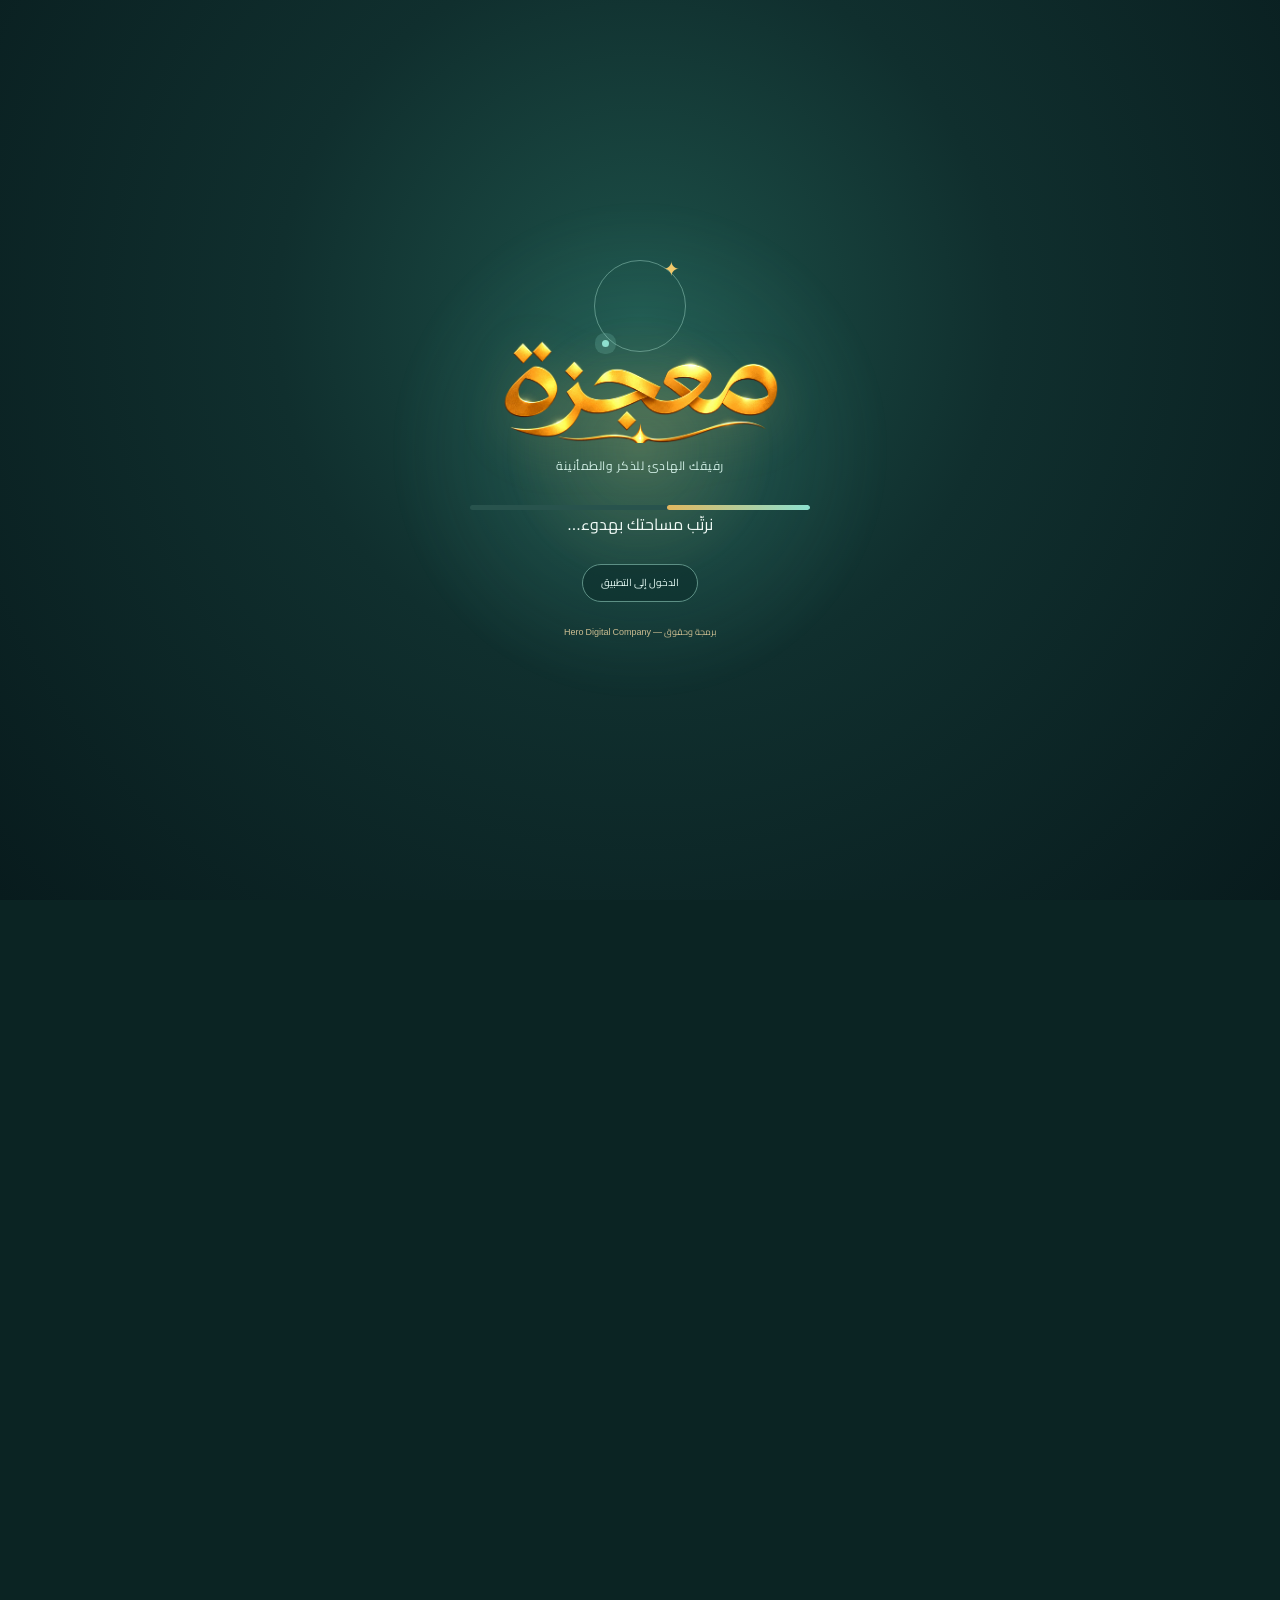
<file: index.html>
<!doctype html>
<html lang="ar" dir="rtl">
<head>
  <meta charset="utf-8">
  <meta name="viewport" content="width=device-width,initial-scale=1,viewport-fit=cover"><meta name="apple-mobile-web-app-capable" content="yes"><meta name="apple-mobile-web-app-title" content="معجزة"><meta name="mobile-web-app-capable" content="yes">
  <meta name="theme-color" content="#eaf6f3">
  <link rel="manifest" href="manifest.webmanifest">
  <link rel="preload" as="image" href="logo-wordmark.png" fetchpriority="high">
  <meta name="description" content="معجزة: موقع عربي هادئ لقراءة القرآن الكريم، أذكار الصباح والمساء، الأدعية الموثقة، والسبحة الإلكترونية.">
  <meta property="og:type" content="website">
  <meta property="og:title" content="معجزة | أذكار وقرآن وسبحة إلكترونية">
  <meta property="og:description" content="معجزة: موقع عربي هادئ لقراءة القرآن الكريم، أذكار الصباح والمساء، الأدعية الموثقة، والسبحة الإلكترونية.">
  
  <link rel="icon" href="favicon.svg" type="image/svg+xml">
  <link rel="icon" href="favicon.ico" sizes="any">
  <link rel="icon" href="favicon-32.png" type="image/png" sizes="32x32">
  <link rel="icon" href="favicon-16.png" type="image/png" sizes="16x16">
  <link rel="apple-touch-icon" href="apple-touch-icon.png" sizes="180x180">
  <title>معجزة | أذكار وقرآن وسبحة إلكترونية</title>
  <style id="critical-splash">html,body{margin:0;background:#0b2423}body:not(.app-ready)>*:not(#splashScreen){visibility:hidden}#splashScreen{position:fixed;inset:0;z-index:2147483647;display:grid;place-items:center;visibility:visible!important;opacity:1;background:radial-gradient(circle at 50% 35%,#1d5149 0,#102f2e 42%,#081b1d 100%);color:#f1fbf7;direction:rtl;text-align:center}#splashScreen.is-hidden{opacity:0;visibility:hidden!important;pointer-events:none;transition:opacity .65s ease,visibility .65s ease}#splashScreen .splash-content{width:min(340px,calc(100% - 40px));display:flex;align-items:center;flex-direction:column;direction:rtl}#splashScreen .splash-logo{display:block;width:min(280px,84vw);height:auto;object-fit:contain}#splashScreen .splash-loader{width:100%;height:5px;border-radius:99px;overflow:hidden;background:#28534d}#splashScreen .splash-loader span{display:block;height:100%;width:0;background:linear-gradient(90deg,#e2b75f,#8ce0cf);transition:width .15s linear}</style>
<link rel="stylesheet" href="styles.css?v=20261016-first-edition">

  <!-- SEO metadata -->
  <link rel="canonical" href="https://mo3giza.herodigitalcompany.workers.dev/">
  <meta name="version" content="v1.0.0">
  <meta name="keywords" content="معجزة, أذكار, أذكار الصباح, أذكار المساء, قرآن, قراءة القرآن, أدعية, سبحة إلكترونية">
  <meta property="og:locale" content="ar_AR">
  <meta property="og:site_name" content="معجزة | أذكار وقرآن">
  <meta property="og:url" content="https://mo3giza.herodigitalcompany.workers.dev/">
  <meta property="og:image" content="https://mo3giza.herodigitalcompany.workers.dev/app-icon-512.png">
  <meta property="og:image:alt" content="شعار معجزة">
  <meta name="twitter:card" content="summary_large_image">
  <meta name="twitter:title" content="معجزة | أذكار وقرآن وسبحة إلكترونية">
  <meta name="twitter:description" content="معجزة: موقع عربي هادئ لقراءة القرآن الكريم، أذكار الصباح والمساء، الأدعية الموثقة، والسبحة الإلكترونية.">
  <meta name="twitter:image" content="https://mo3giza.herodigitalcompany.workers.dev/app-icon-512.png">
  <!-- End SEO metadata -->

  <script type="application/ld+json">
  {
    "@context": "https://schema.org",
    "@type": "WebApplication",
    "name": "معجزة | أذكار وقرآن",
    "alternateName": "معجزة",
    "url": "https://mo3giza.herodigitalcompany.workers.dev/",
    "description": "منصة عربية لقراءة القرآن الكريم والأذكار والأدعية والسبحة الإلكترونية.",
    "applicationCategory": "LifestyleApplication",
    "operatingSystem": "Web",
    "inLanguage": "ar",
    "image": "https://mo3giza.herodigitalcompany.workers.dev/app-icon-512.png",
    "softwareVersion": "1.0.0",
    "isAccessibleForFree": true,
    "featureList": [
      "أذكار الصباح والمساء",
      "قراءة القرآن الكريم",
      "أدعية موثقة",
      "سبحة إلكترونية"
    ]
  }
  </script>
</head>
<body>
  <section id="splashScreen" class="splash-screen" dir="rtl" aria-label="جاري تجهيز معجزة" aria-live="polite"><div class="splash-aura splash-aura-one"></div><div class="splash-aura splash-aura-two"></div><div class="splash-content"><div class="splash-orbit"><span class="splash-star">✦</span><span class="splash-dot"></span></div><img src="logo-wordmark.png" alt="معجزة" class="splash-logo" fetchpriority="high" decoding="sync"><p class="splash-tagline">رفيقك الهادئ للذكر والطمأنينة</p><div class="splash-loader" role="progressbar" aria-label="جاري التحميل" aria-valuemin="0" aria-valuemax="100" aria-valuenow="0"><span id="splashProgress"></span></div><span id="splashStatus">نهيئ مساحتك الهادئة...</span><button id="skipSplash" class="splash-skip" type="button">الدخول إلى التطبيق</button><small class="splash-copyright">برمجة وحقوق — Hero Digital Company</small></div></section>
  <div class="ambient ambient-one"></div><div class="ambient ambient-two"></div>
  <header class="topbar shell">
    <a class="brand" href="#" data-jump="dashboard" aria-label="معجزة - الرئيسية">
      <span class="brand-wordmark"><img src="logo-wordmark.png" alt="معجزة"></span>
    </a>
    <nav class="main-nav" aria-label="القائمة الرئيسية">
      <button class="nav-link active" data-view="dashboard">الرئيسية</button>
      <button class="nav-link" data-view="morning">أذكار الصباح</button><button class="nav-link" data-view="evening">أذكار المساء</button>
      <a class="nav-link" href="duas.html">الأدعية</a>
      <a class="nav-link tasbih-nav-link" href="quran-reader.html">قراءة القرآن</a><a class="nav-link tasbih-nav-link" href="tasbih.html">السبحة الإلكترونية</a>
    </nav>
    <div class="header-actions"><button class="settings-trigger" id="settingsToggle" type="button" aria-haspopup="dialog" aria-controls="settingsDialog"><span aria-hidden="true">⚙</span><span>الإعدادات</span></button></div>
  </header>

  <main class="shell">
    <section class="dashboard-panel dashboard-v2" id="dashboardSection" aria-labelledby="dashboardTitle">
      <div class="dashboard-topline"><div class="dashboard-clock" aria-live="polite"><span>الوقت الآن</span><time id="liveClock">--:--:--</time><small id="liveClockHint">وقت مناسب للذكر</small></div><div class="dashboard-welcome"><span class="dashboard-kicker">مَسَاحَتُكَ فِي مَعْجِزَة</span><h2 id="dashboardTitle"><span id="dashboardGreeting">أهلاً بك</span> في وردك اليوم</h2><p id="dashboardDate">اجعل للذكر مساحة هادئة في يومك.</p></div><img class="dashboard-mini-logo" src="logo-wordmark.png" alt="معجزة"></div>
      <div class="dashboard-feature-grid">
        <article class="focus-card"><div class="focus-card-glow"></div><div class="focus-card-content"><span class="focus-label">وِرْدُكَ اليوم</span><h3 id="dashboardNextText">ابدأ من أذكار الصباح</h3><p>خطوة صغيرة الآن، وقلب أقرب إلى الطمأنينة.</p><button class="focus-action" data-action="start-session" data-session="morning">ابدأ الورد <span>←</span></button></div><div class="focus-art" aria-hidden="true"><span>☾</span><b>ذِكر</b><i>✦</i></div></article>
        <article class="progress-card"><div class="progress-card-head"><div><span class="focus-label">تقدّمك اليوم</span><strong id="dashboardProgressPercent">0%</strong></div><span class="progress-mark">✦</span></div><div class="progress-orbit"><div class="progress-orbit-inner"><strong id="dashboardProgressDone">0</strong><small>مكتمل</small></div></div><p><span id="dashboardProgressText">لم تبدأ وردك بعد</span><br><small>العداد وسيلة مساعدة، وليس سباقاً.</small></p><div id="dailyBreakdown" class="daily-breakdown" aria-live="polite"></div></article>
      </div>
      <div class="dashboard-quick-row"><button class="dashboard-quick" data-jump="morning"><span>☼</span><strong>أذكار الصباح</strong><small>ابدأ يومك</small></button><button class="dashboard-quick" data-jump="evening"><span>☾</span><strong>أذكار المساء</strong><small>اختم يومك</small></button><a class="dashboard-quick" href="quran-reader.html"><span>م</span><strong>المصحف الشريف</strong><small>قراءة نصية واضحة</small></a><button class="dashboard-quick" data-jump="quranic-dua"><span>آ</span><strong>دعاء قرآني</strong><small>88 نصاً موثقاً</small></button><a class="dashboard-quick" href="tasbih.html"><span>◉</span><strong>السبحة</strong><small>تسبيح هادئ ↗</small></a></div>
      <div class="dashboard-lower-grid"><article class="verse-card"><div class="verse-card-top"><span>إضاءة اليوم</span><b>اقرأ بتدبر</b></div><p id="dashboardVerseText">رَبِّ اشْرَحْ لِي صَدْرِي ۝ وَيَسِّرْ لِي أَمْرِي</p><small id="dashboardVerseSource">طه 25–26</small></article><article class="dashboard-stats-card"><div class="dashboard-stat"><strong id="dashboardStarted">0</strong><span>بدأت بها</span></div><div class="dashboard-stat"><strong id="dashboardCompleted">0</strong><span>مكتمل</span></div><div class="dashboard-stat"><strong id="dashboardTasbih">0</strong><span>تسبيحة</span></div><div class="dashboard-stat"><strong id="dashboardQuran">88</strong><span>دعاء قرآني</span></div></article></div>
      <section class="analytics-panel hidden" aria-labelledby="analyticsTitle"><div class="analytics-heading"><div><span class="focus-label">نظرة أعمق</span><h3 id="analyticsTitle">رحلتك مع الذكر</h3></div><div class="analytics-controls"><label for="statsDate">اختر يوماً</label><input id="statsDate" type="date" aria-label="اختيار يوم لعرض إحصائياته"><button id="resetDashboard" class="small-action" type="button">إعادة ضبط</button><button id="showAllDays" class="small-action" type="button">عرض الكل</button><span class="analytics-period">آخر 7 أيام</span></div></div><div class="analytics-grid"><div class="weekly-chart historical-analytics"><div class="chart-head"><strong id="weeklyTotal">0</strong><span>تكراراً هذا الأسبوع</span></div><div id="weeklyBars" class="weekly-bars" aria-label="نشاط الذكر خلال آخر سبعة أيام"></div></div><div class="streak-card historical-analytics"><span class="streak-icon">✦</span><strong id="streakDays">0</strong><span>أيام متتالية</span><small id="streakMessage">ابدأ اليوم لصناعة عادتك الهادئة</small></div><div class="category-progress"><div class="category-progress-head"><strong>توزيع وردك</strong><span>حسب الأقسام</span></div><div id="categoryBars"></div></div><div class="day-detail" id="dayDetail" aria-live="polite"><div class="day-detail-head"><strong id="selectedDayLabel">إحصائيات اليوم</strong><span id="selectedDayHint">اختر تاريخاً من التقويم</span></div><div class="day-detail-stats"><span><b id="dayTotal">0</b><small>إجمالي التكرار</small></span><span><b id="dayDhikr">0</b><small>أذكار</small></span><span><b id="dayTasbih">0</b><small>تسبيحات</small></span></div><p id="dayCategories">لا يوجد نشاط مسجل لهذا اليوم.</p><div id="historyDays" class="history-days hidden"></div></div></div></section>
      <section class="reminders-panel hidden" aria-labelledby="remindersTitle"><div class="reminders-heading"><div><span class="focus-label">رفيقك في الموعد</span><h3 id="remindersTitle">التنبيهات والتذكيرات</h3><p>حدد وقت وردك، وسيذكرك معجزة بلطف.</p></div><button id="notificationPermission" class="small-action" type="button">تفعيل إشعارات الجهاز</button></div><form id="reminderForm" class="reminder-form"><label>الورد<select id="reminderType"><option value="morning">أذكار الصباح</option><option value="evening">أذكار المساء</option><option value="quranic-dua">أدعية قرآنية</option><option value="self-dua">أدعية لنفسي</option><option value="tasbih">السبحة الإلكترونية</option></select></label><label>الوقت<input id="reminderTime" type="time" required></label><fieldset><legend>التكرار</legend><label><input type="checkbox" name="reminderDay" value="0" checked>كل يوم</label><label><input type="checkbox" name="reminderDay" value="1">السبت</label><label><input type="checkbox" name="reminderDay" value="2">الأحد</label><label><input type="checkbox" name="reminderDay" value="3">الإثنين</label><label><input type="checkbox" name="reminderDay" value="4">الثلاثاء</label><label><input type="checkbox" name="reminderDay" value="5">الأربعاء</label><label><input type="checkbox" name="reminderDay" value="6">الخميس</label><label><input type="checkbox" name="reminderDay" value="7">الجمعة</label></fieldset><button class="focus-action reminder-submit" type="submit">إضافة تذكير</button></form><div id="remindersList" class="reminders-list" aria-live="polite"></div><small class="reminders-note">تعمل التنبيهات عندما تسمح بها.</small></section>
      <div class="dashboard-section-title"><h3>استكشف مساحتك</h3><span>كل قسم له وقته ومعناه</span></div>
      <div class="dashboard-links"><button class="dashboard-link" data-jump="self-dua"><span class="dashboard-link-icon blue">♡</span><span><strong>أدعية لنفسي</strong><small>ادعُ لنفسك بما ينفعك</small></span><b>←</b></button><button class="dashboard-link" data-jump="rizq"><span class="dashboard-link-icon sand">✦</span><span><strong>أدعية الرزق</strong><small>الرزق الحلال وقضاء الدين</small></span><b>←</b></button><button class="dashboard-link" data-jump="distress"><span class="dashboard-link-icon violet">♧</span><span><strong>تفريج الكرب</strong><small>للهم والصبر والتوكل</small></span><b>←</b></button><button class="dashboard-link" data-jump="protection"><span class="dashboard-link-icon mint">盾</span><span><strong>العين والحسد</strong><small>تحصين ورقية بلا تهويل</small></span><b>←</b></button></div>
    </section>

    <section class="hero" id="hero">
      <div class="hero-copy">
        <div class="eyebrow"><span class="eyebrow-dot"></span> وَاذْكُرْ رَبَّكَ كَثِيراً</div>
        <h1>اذكر الله<br><span>بقلبٍ مطمئن</span></h1>
        <p>مساحة هادئة تجمع أذكارك وأدعيتك، لتكون أقرب إلى الذكر في تفاصيل يومك.</p>
        <div class="hero-actions"><button class="btn btn-primary" data-jump="morning">ابدأ أذكار الصباح <span>←</span></button><button class="btn btn-quiet" data-jump="tasbih">افتح السبحة <span>↗</span></button></div>
        <div class="trust-line"><span>✦</span> النصوص لها مصادر واضحة، وما لم يُتحقق من تخريجه موضّح بصراحة.</div>
      </div>
      <div class="hero-art" aria-hidden="true">
        <div class="orbit orbit-a"></div><div class="orbit orbit-b"></div>
        <div class="art-center"><span class="crescent">☾</span><span class="art-arabic">سُبْحَانَ<br>اللَّهِ وَبِحَمْدِهِ</span><span class="art-caption">ذكرٌ يطمئنّ به القلب</span></div>
        <span class="spark spark-one">✧</span><span class="spark spark-two">✦</span><span class="spark spark-three">✧</span>
      </div>
    </section>



    <section class="content-section" id="adhkarSection">
      <div class="section-heading">
        <div><div class="eyebrow">وِرْدُكَ اليومي</div><h2 id="sectionTitle">أذكار مختارة لك</h2><p id="sectionSubtitle">اقرأ على مهل، وتدبّر المعنى، ولا تجعل العداد ضغطاً عليك.</p></div>
        <div class="search-wrap"><span>⌕</span><input id="searchInput" type="search" placeholder="ابحث عن ذكر أو دعاء..." aria-label="بحث في الأذكار"></div><div class="utility-actions"><button id="exportProgress" class="small-action">تصدير التقدم</button><label class="small-action import-label">استيراد التقدم<input id="importProgress" type="file" accept="application/json" hidden></label><button id="sharePage" class="small-action">مشاركة</button></div>
      </div>
      <div class="filters" id="filters">
        <button class="filter" data-filter="morning">الصباح</button><button class="filter" data-filter="evening">المساء</button><button class="filter" data-filter="rizq">الرزق وقضاء الدَّين</button><button class="filter" data-filter="distress">تفريج الكرب والهم</button><button class="filter" data-filter="protection">العين والحسد</button><button class="filter" data-filter="self-dua">أدعية لنفسي</button><button class="filter" data-filter="quranic-dua">أدعية قرآنية</button><button class="filter" data-filter="daily">أذكار عامة</button>
      </div>
      <aside id="topicGuide" class="topic-guide hidden" aria-live="polite"></aside>
      <div id="dhikrGrid" class="dhikr-grid" aria-live="polite"></div>
      <div id="emptyState" class="empty-state hidden">مش لاقيين نتيجة. جرّب كلمة تانية.</div>
    </section>

    <section id="tasbihSection" class="tasbih-section hidden">
      <div class="section-heading"><div><div class="eyebrow">مساحة للذكر</div><h2>السبحة الإلكترونية</h2><p>اختار ذكرك، وسبّح بهدوء. تقدمك محفوظ على نفس الجهاز.</p></div></div>
      <div class="tasbih-layout">
        <div class="tasbih-card">
          <div class="tasbih-top"><span class="live-dot"></span><span>عداد التسبيح</span><button id="resetTasbih" class="text-btn">إعادة ضبط ↺</button></div>
          <select id="tasbihDhikr" class="wide-select" aria-label="اختيار الذكر"><option value="سُبْحَانَ اللَّهِ">سُبْحَانَ اللَّهِ</option><option value="الْحَمْدُ لِلَّهِ">الْحَمْدُ لِلَّهِ</option><option value="اللَّهُ أَكْبَرُ">اللَّهُ أَكْبَرُ</option><option value="أَسْتَغْفِرُ اللَّهَ وَأَتُوبُ إِلَيْهِ">أَسْتَغْفِرُ اللَّهَ وَأَتُوبُ إِلَيْهِ</option><option value="سُبْحَانَ اللَّهِ وَبِحَمْدِهِ">سُبْحَانَ اللَّهِ وَبِحَمْدِهِ</option><option value="لَا إِلَهَ إِلَّا اللَّهُ">لَا إِلَهَ إِلَّا اللَّهُ</option><option value="اللَّهُمَّ صَلِّ وَسَلِّمْ وَبَارِكْ عَلَى نَبِيِّنَا مُحَمَّدٍ ﷺ">اللَّهُمَّ صَلِّ وَسَلِّمْ وَبَارِكْ عَلَى نَبِيِّنَا مُحَمَّدٍ ﷺ</option></select>
          <div class="tasbih-display"><div class="counter-ring"><div class="counter-inner"><span id="tasbihCount">0</span><small>تسبيحة</small></div></div></div>
          <button class="tasbih-tap" id="tasbihTap"><span>اضغط للتسبيح</span><span class="tap-plus">+</span></button>
          <div class="tasbih-bottom"><button id="undoTasbih" class="btn btn-quiet">تراجع عن آخر مرة</button><span id="tasbihMessage">على مهلك، خُد وقتك</span></div>
        </div>
        <aside class="tasbih-note"><span class="note-icon">✧</span><h3>الذكر مش سباق</h3><p>العداد وسيلة مساعدة فقط. يمكنك تغيير الذكر والعدد كما تحب، ولا يعني أي عدد افتراضي أنه واجب أو شرط لقبول الدعاء.</p><div class="note-divider"></div><p class="note-small">يُحفظ العداد محلياً على جهازك باستخدام المتصفح، ولا يحتاج إلى إنشاء حساب.</p></aside>
      </div>
    </section>

    <footer class="footer"><a class="brand footer-brand" href="#"><span class="brand-wordmark"><img src="logo-wordmark.png" alt="معجزة"></span></a><p>اللهم اجعل هذا العمل نافعاً وخالصاً لوجهه الكريم.</p><span class="footer-copy">برمجة - Hero Digital Company</span><small class="release-version">الإصدار الأول v1.0.0</small></footer>
  </main>

  <dialog id="settingsDialog" class="settings-dialog" aria-labelledby="settingsTitle"><button id="closeSettings" class="dialog-close" type="button" aria-label="إغلاق">×</button><div class="eyebrow">مساحتك أنت</div><h2 id="settingsTitle">إعدادات معجزة</h2><p class="settings-intro">عدّل القراءة كما تريح عينيك. الاختيارات تُحفظ على هذا الجهاز وتعمل في الصفحة الرئيسية والسبحة.</p><div class="settings-grid"><label class="settings-field"><span>اسمك (اختياري)</span><input id="profileName" type="text" maxlength="40" placeholder="مثلاً: أحمد" autocomplete="name"></label></div><label class="settings-field full-field"><span>نوع الخط</span><select id="fontSelect" aria-label="اختيار الخط"><option value="Cairo">القاهرة</option><option value="Amiri">أميري</option><option value="Noto Naskh Arabic">نسخ عربي</option><option value="Noto Sans Arabic">نسخ حديث</option><option value="Tajawal">تجوال</option><option value="IBM Plex Sans Arabic">IBM Plex Sans Arabic — مودرن</option><option value="Readex Pro">Readex Pro — عصري</option><option value="Rubik">Rubik — واضح</option><option value="Alexandria">Alexandria — هندسي</option><option value="Baloo Bhaijaan 2">Baloo Bhaijaan 2 — ودود</option></select></label><label class="settings-field full-field"><span>حجم النصوص فقط <output id="globalFontSizeValue">100%</output></span><input id="globalFontSize" type="range" min="75" max="200" step="5" aria-label="حجم النصوص فقط"></label><div class="settings-row"><button class="theme-setting" id="themeToggle" type="button">◐ الوضع الليلي</button><span class="settings-hint">يمكنك تغيير المظهر وقتما تشاء</span></div><div class="settings-notifications"><strong>إشعارات الموقع</strong><span id="notificationStatus">لم يتم التحقق من حالة الإشعارات بعد</span><div class="notification-actions"><button class="small-action push-allow" id="webPushAllow" type="button">Allow — السماح</button><button class="small-action push-deny" id="webPushDeny" type="button">Deny — رفض</button><button class="small-action" id="notificationPermissionSettings" type="button">إشعارات التطبيق</button><button class="small-action" id="notificationTest" type="button">اختبار الإشعار</button></div><small class="push-note">يمكن تغيير الإذن لاحقًا من إعدادات المتصفح.</small></div><p class="rights-note">التطبيق والهوية البصرية والبرمجة © Hero Digital Company — الإصدار الأول</p><button class="settings-save" id="saveSettings" type="button">حفظ الإعدادات</button></dialog>
  <dialog id="sourceDialog" class="source-dialog" aria-labelledby="dialogTitle"><button id="closeDialog" class="dialog-close" aria-label="إغلاق">×</button><div class="eyebrow">التوثيق والمصدر</div><h2 id="dialogTitle"></h2><div id="dialogBody"></div></dialog>
  <dialog id="guidedSession" class="guided-session" aria-labelledby="guidedSessionTitle"><button class="dialog-close" type="button" aria-label="إغلاق" data-action="close-session">×</button><div class="eyebrow">جلسة هادئة</div><div class="session-heading"><h2 id="guidedSessionTitle">ورد الصباح</h2><span id="guidedSessionProgress">١ / ١</span></div><div id="guidedSessionBody"></div></dialog>
  <div id="toast" class="toast" role="status" aria-live="polite"></div>
  <noscript><div class="noscript-note">لتشغيل معجزة، يرجى تفعيل JavaScript في المتصفح.</div></noscript>
  <script src="native-notifications.bundle.js" defer></script>
  <script src="web-push-config.js" defer></script>
  <script src="web-push.js" defer></script>
  <script src="app.js?v=20261016-first-edition" defer></script>
  <script>if ('serviceWorker' in navigator) navigator.serviceWorker.register('sw.js?v=20261016-first-edition').catch(()=>{});</script>
</body>
</html>
</file>
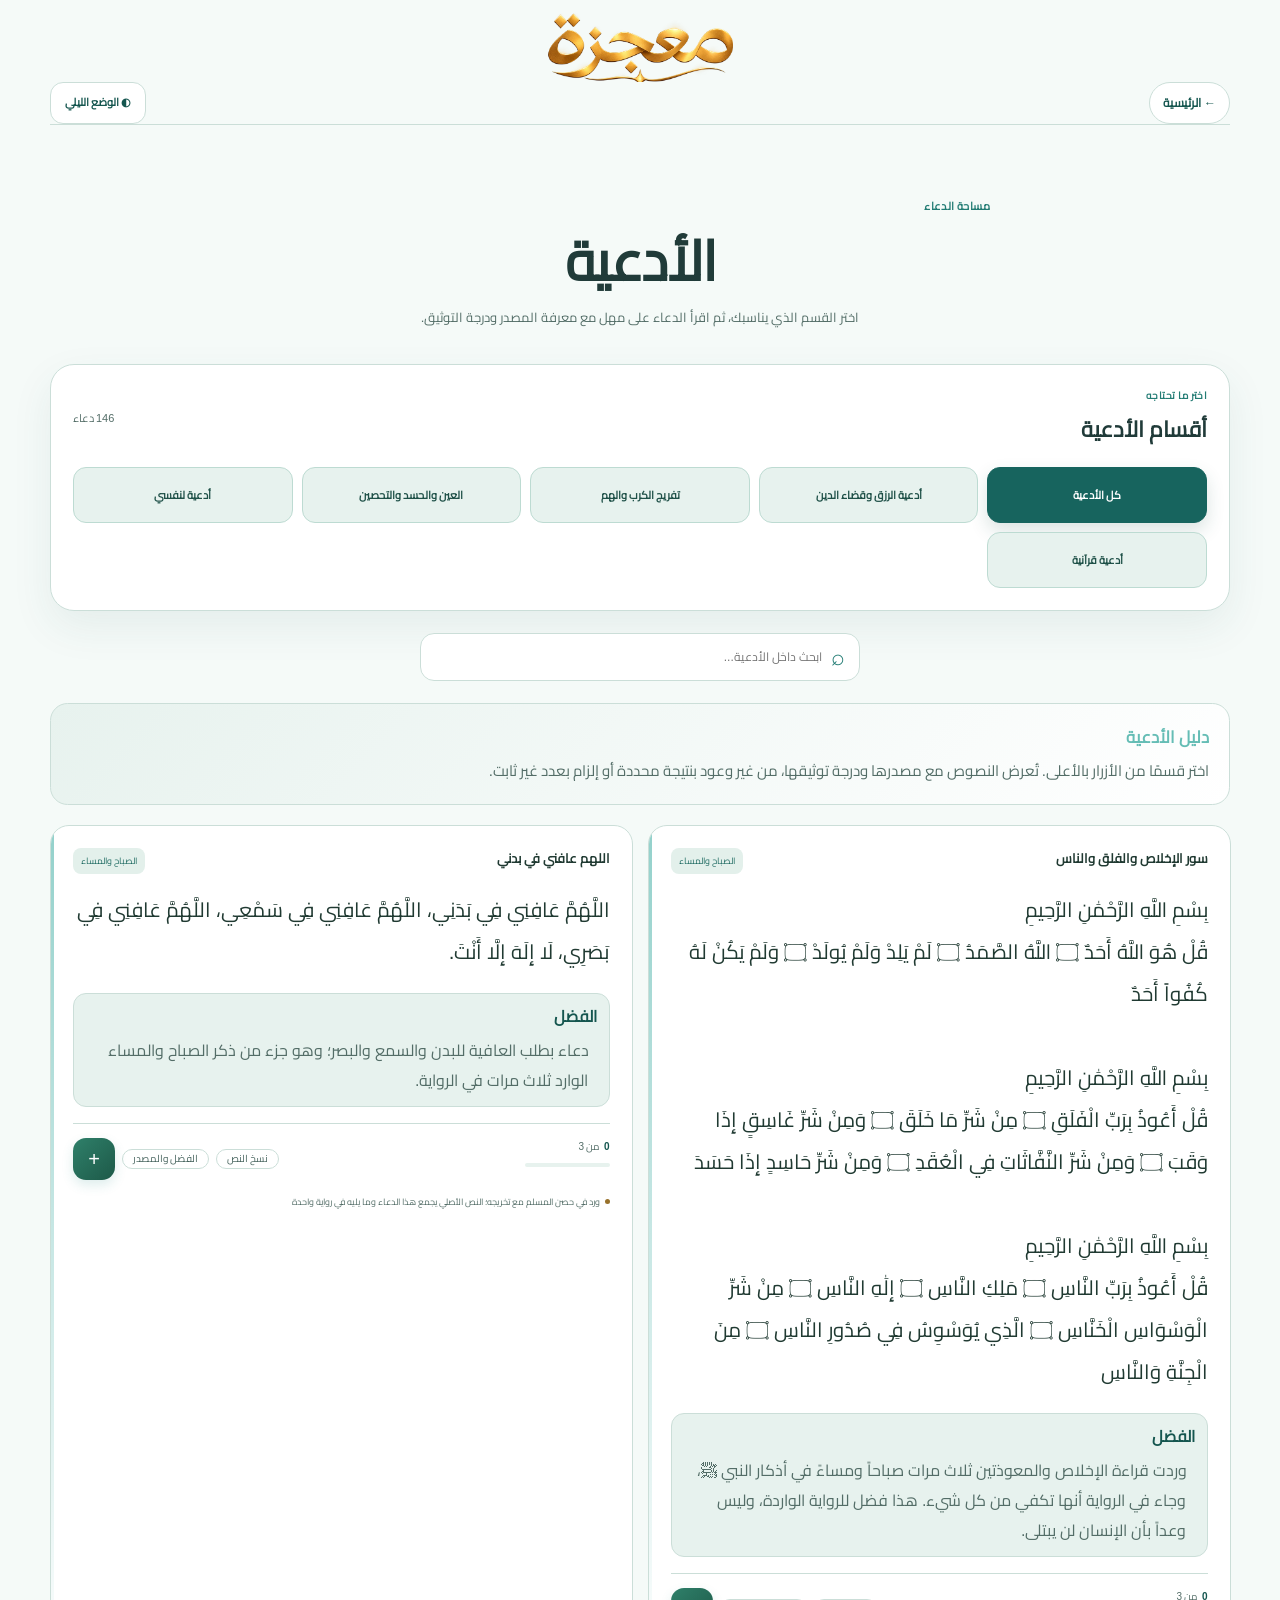
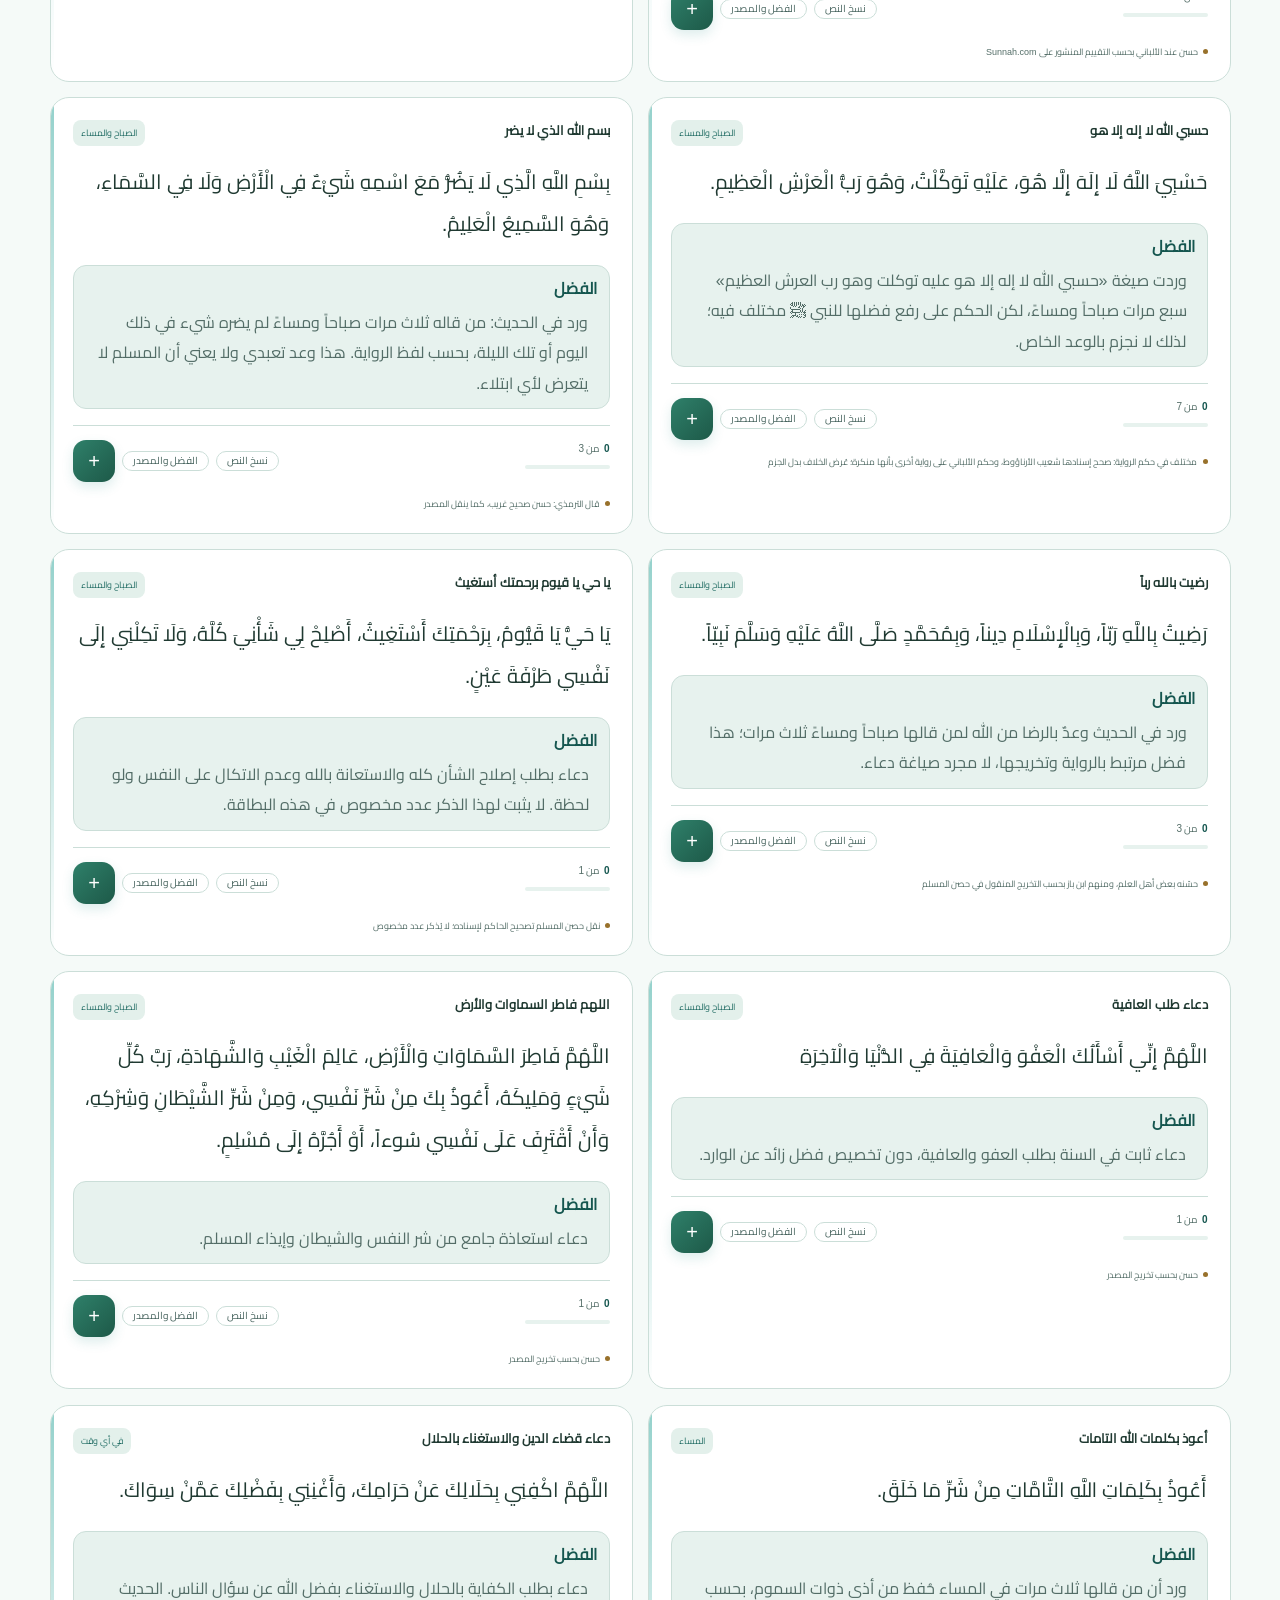
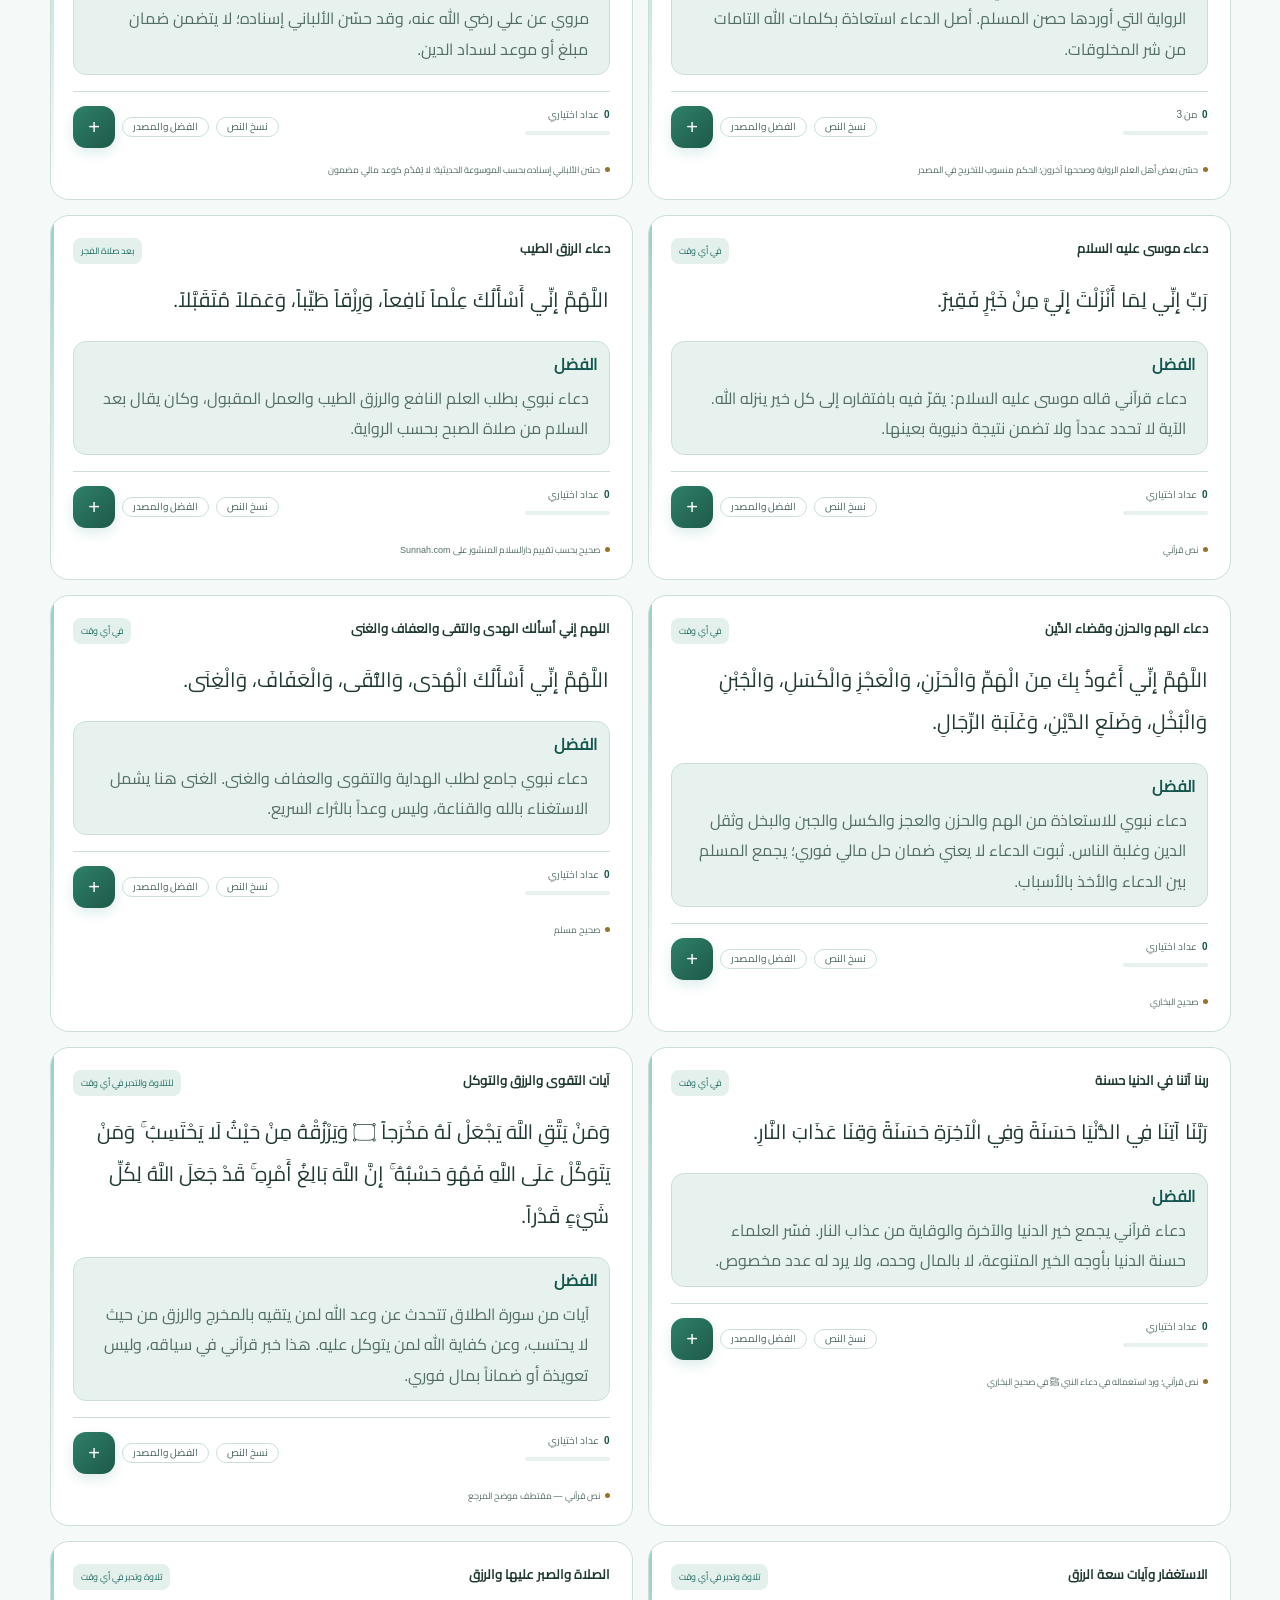
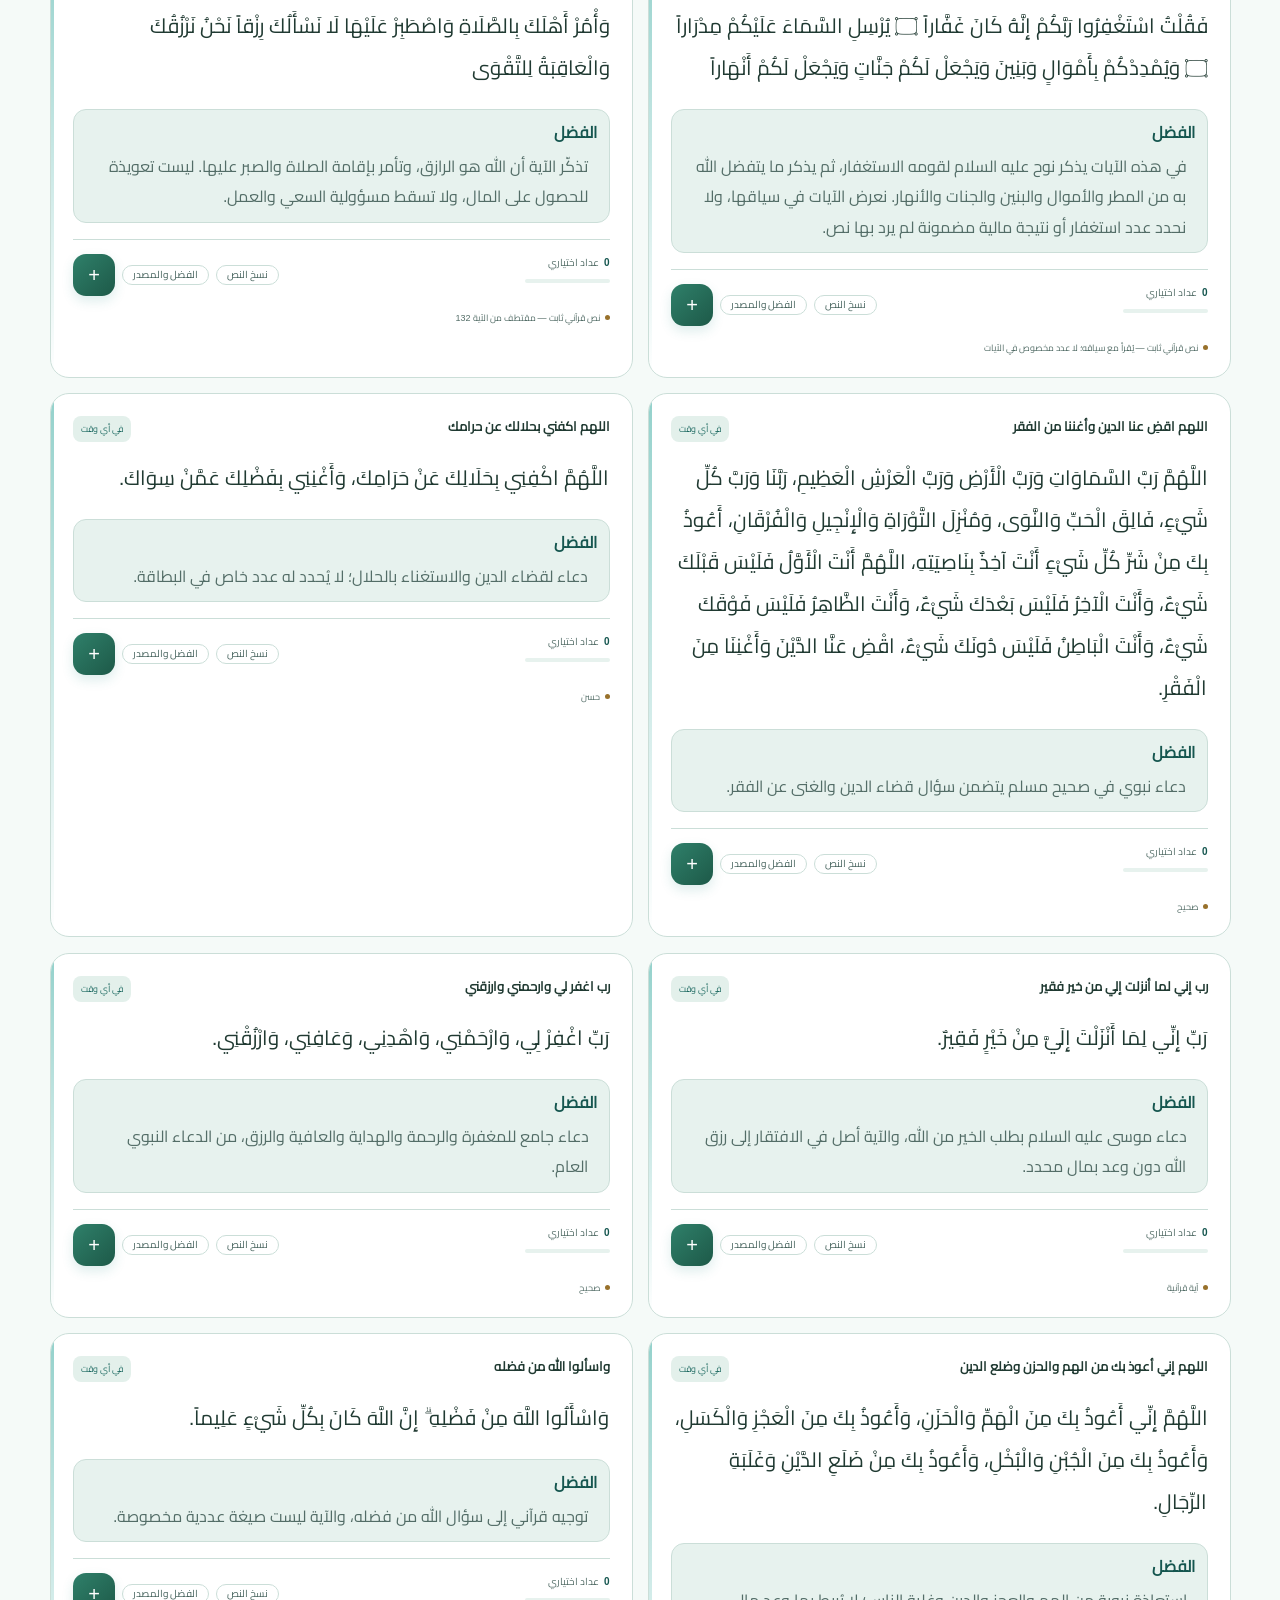
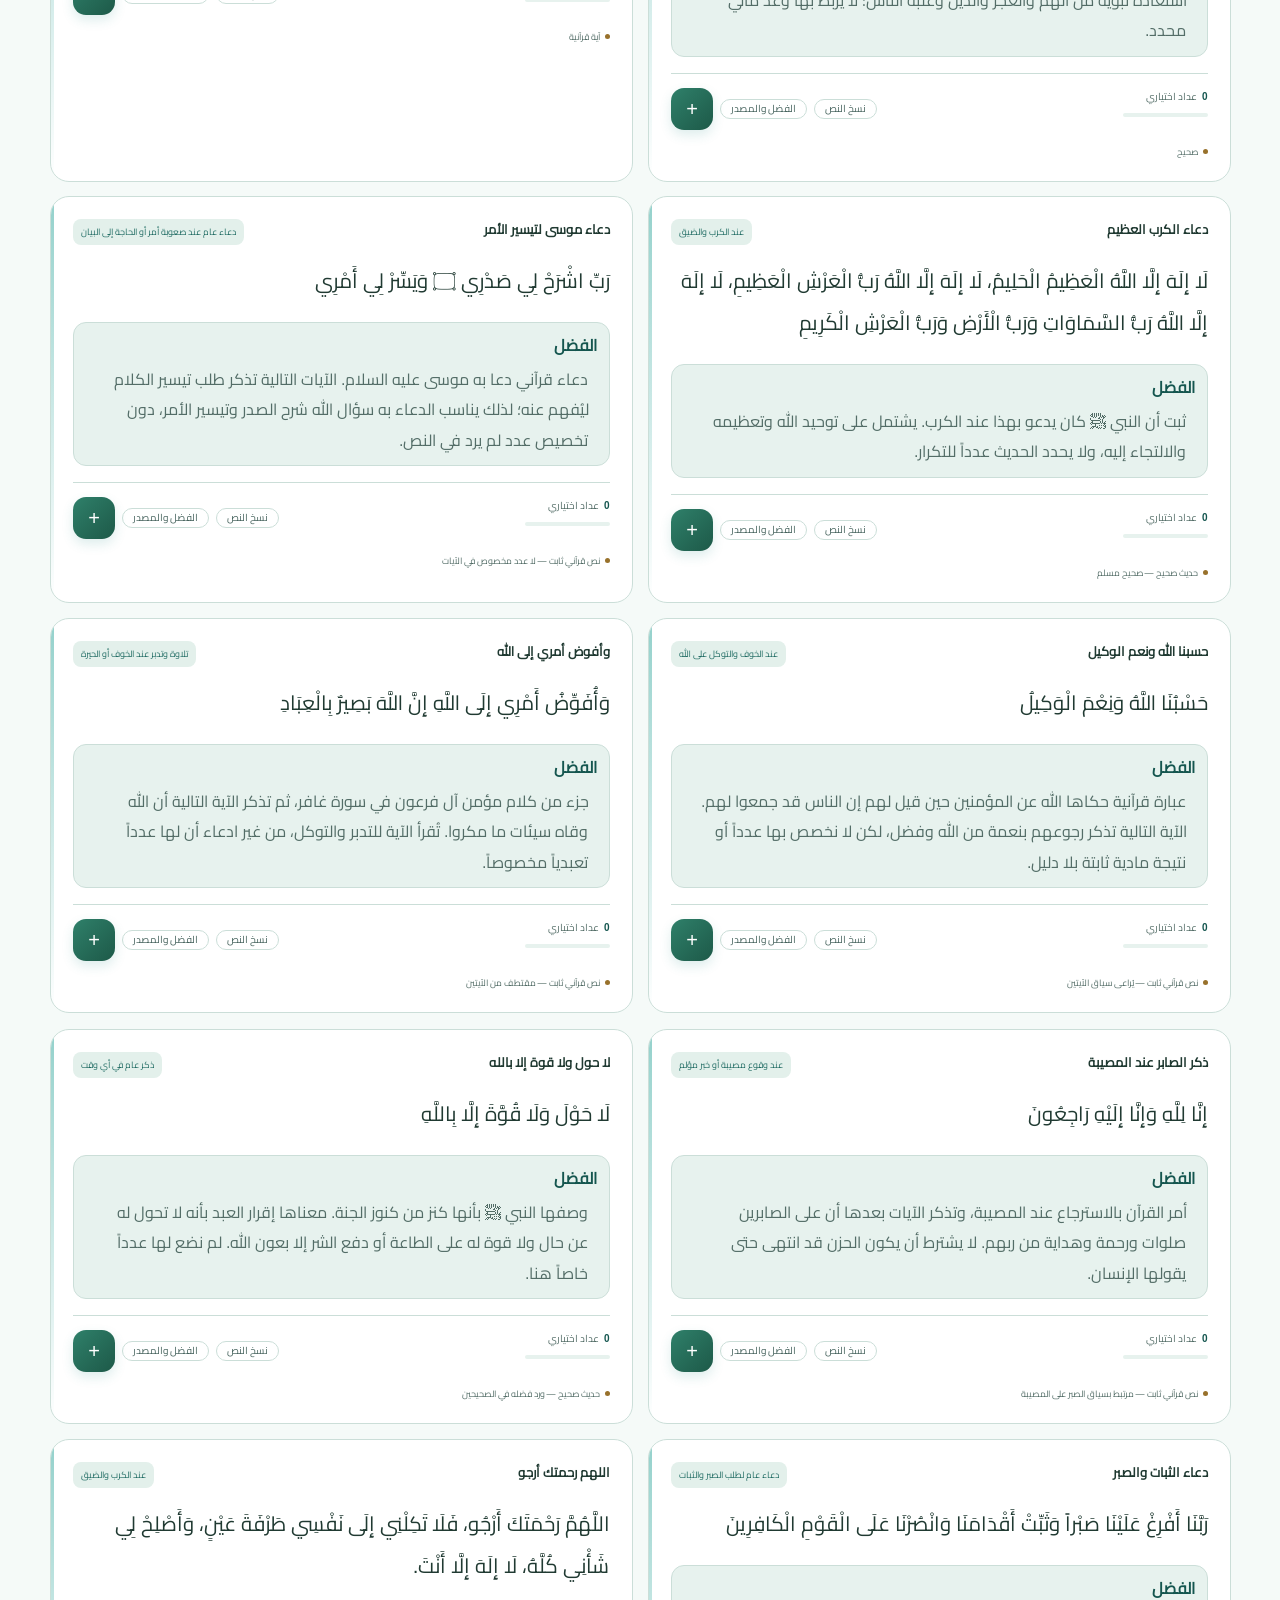
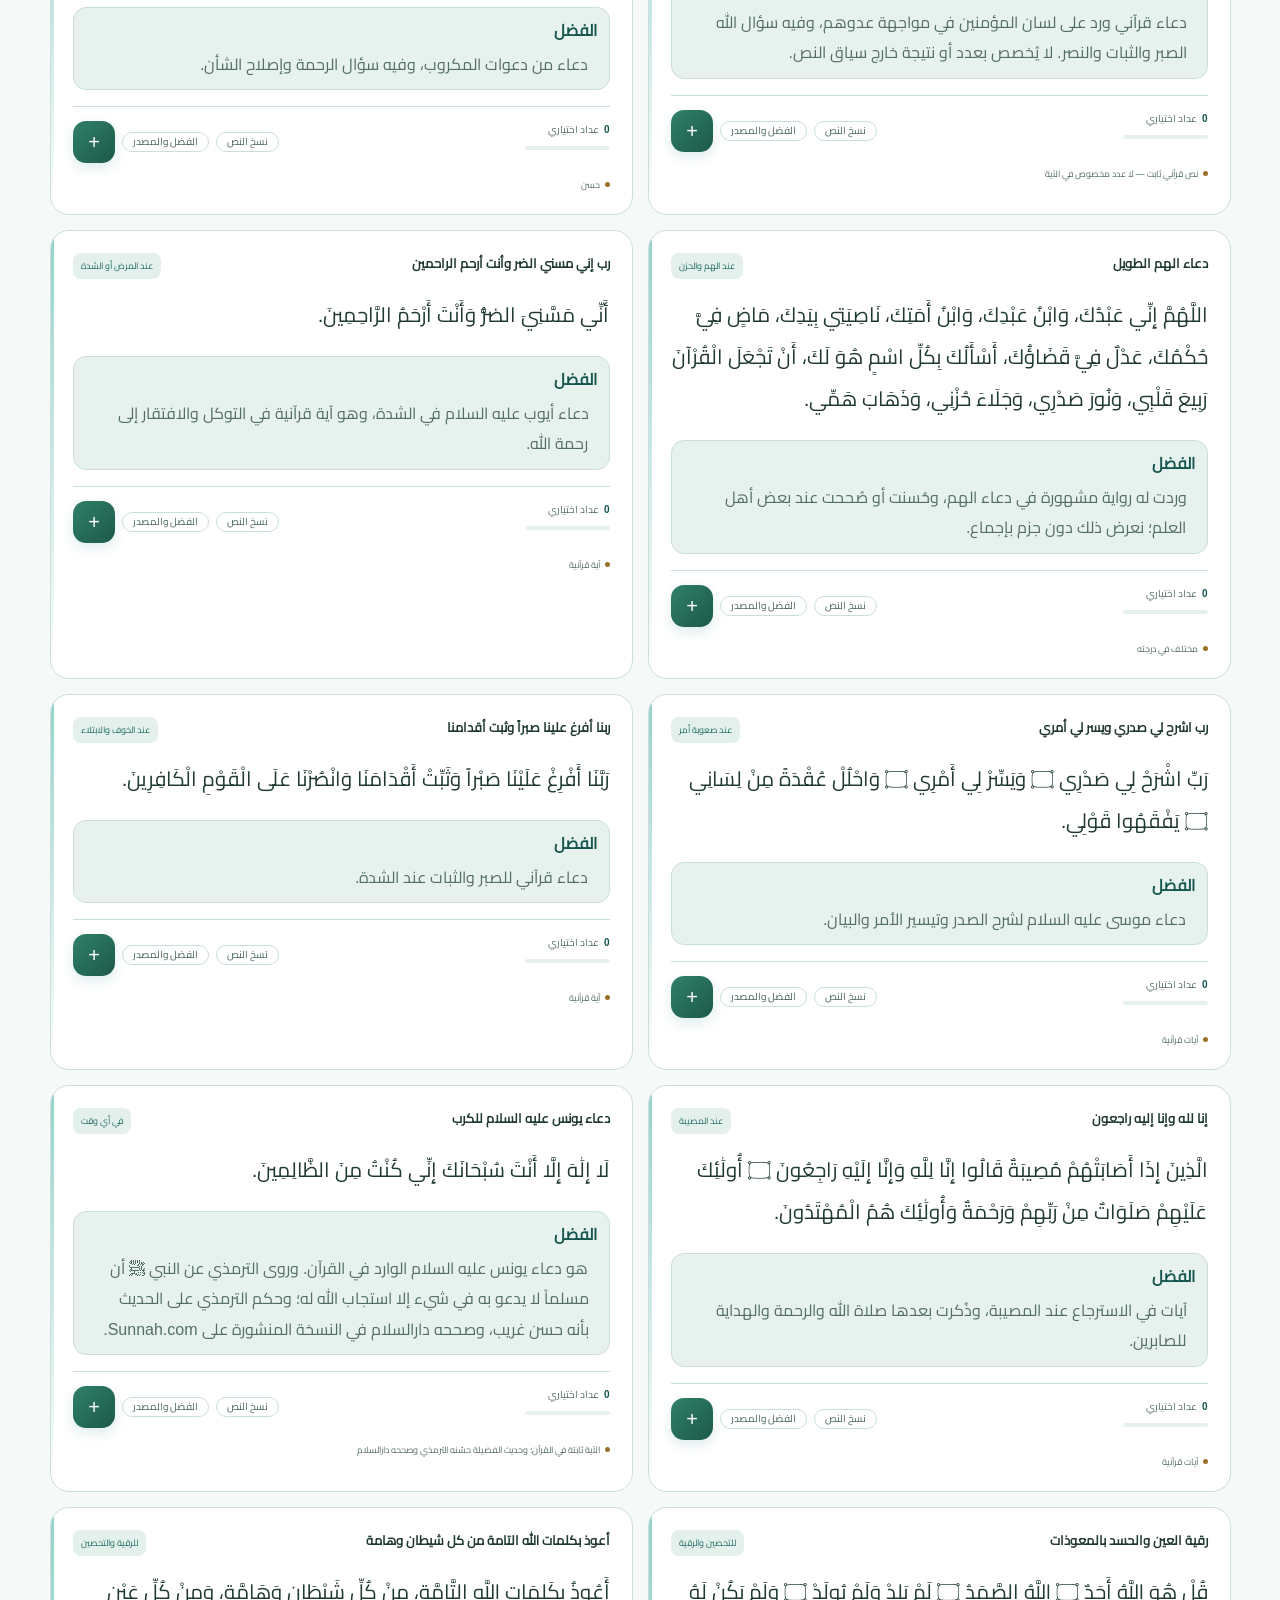
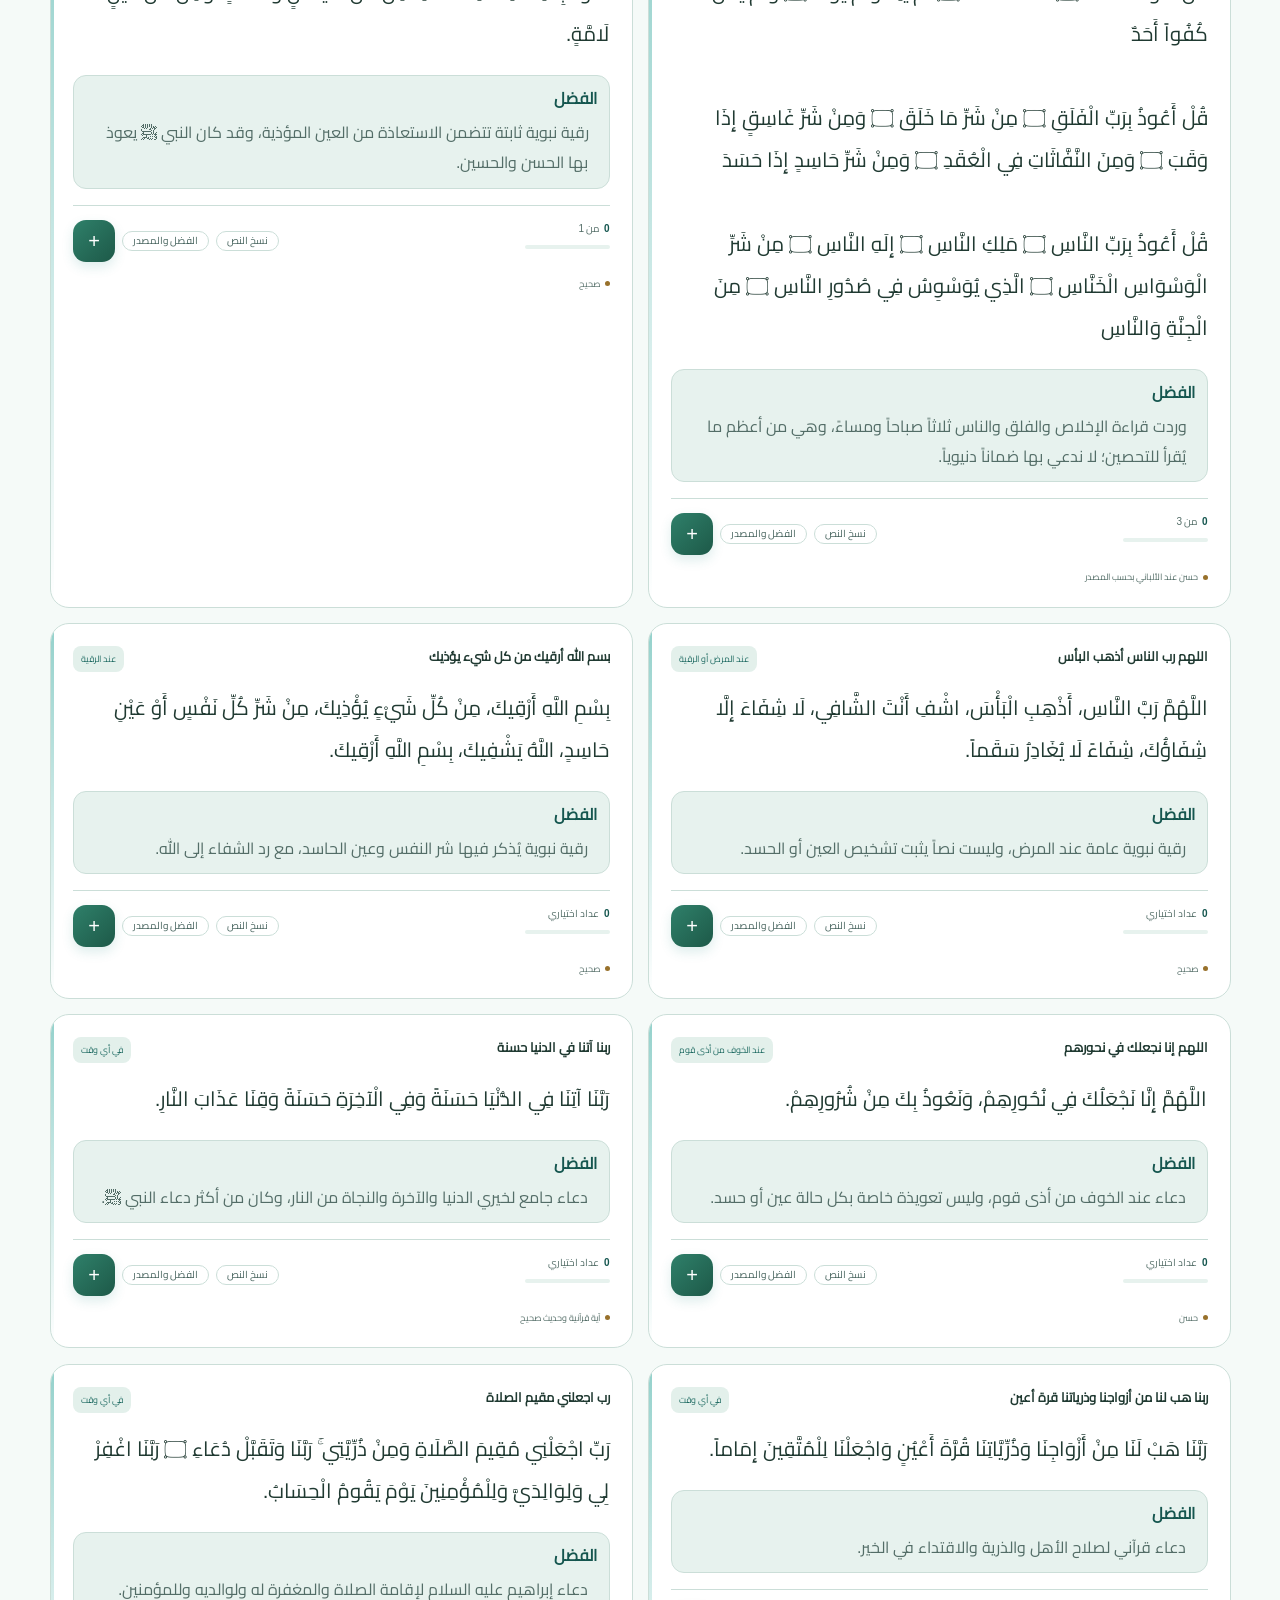
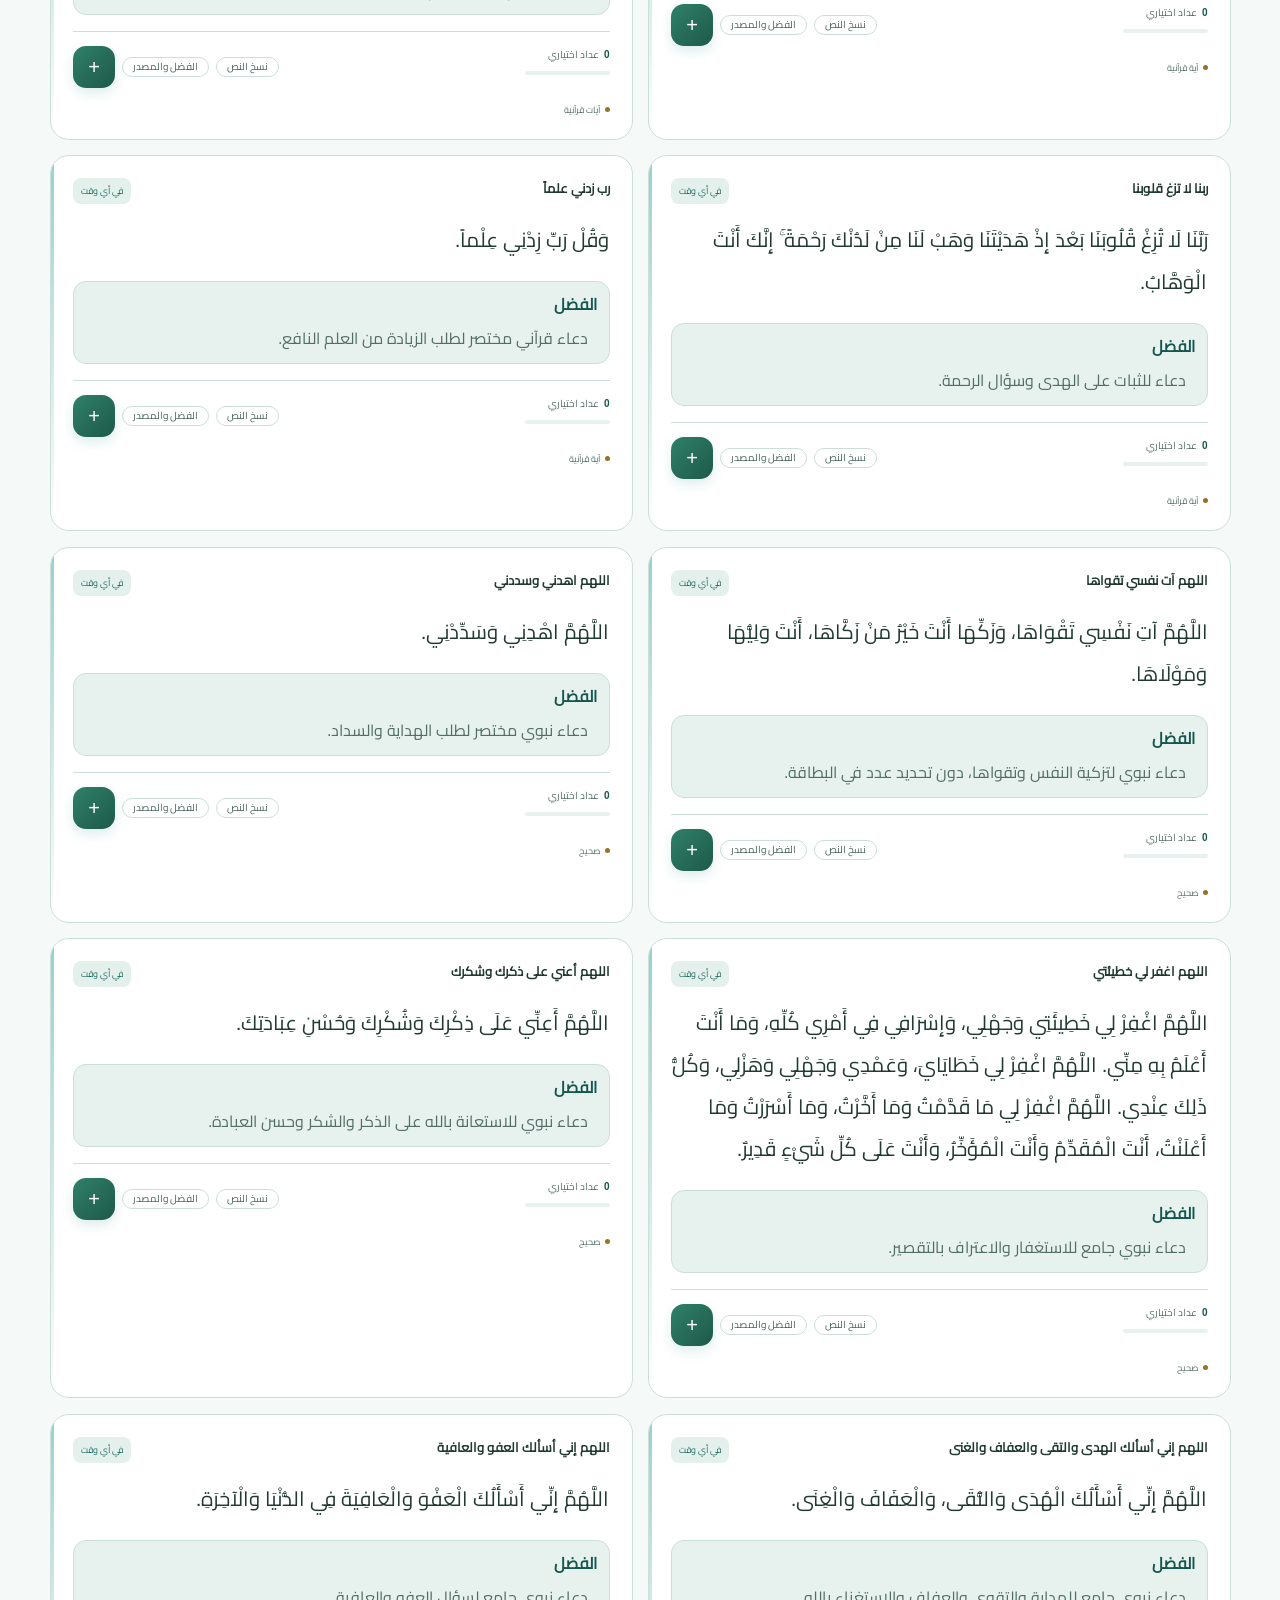
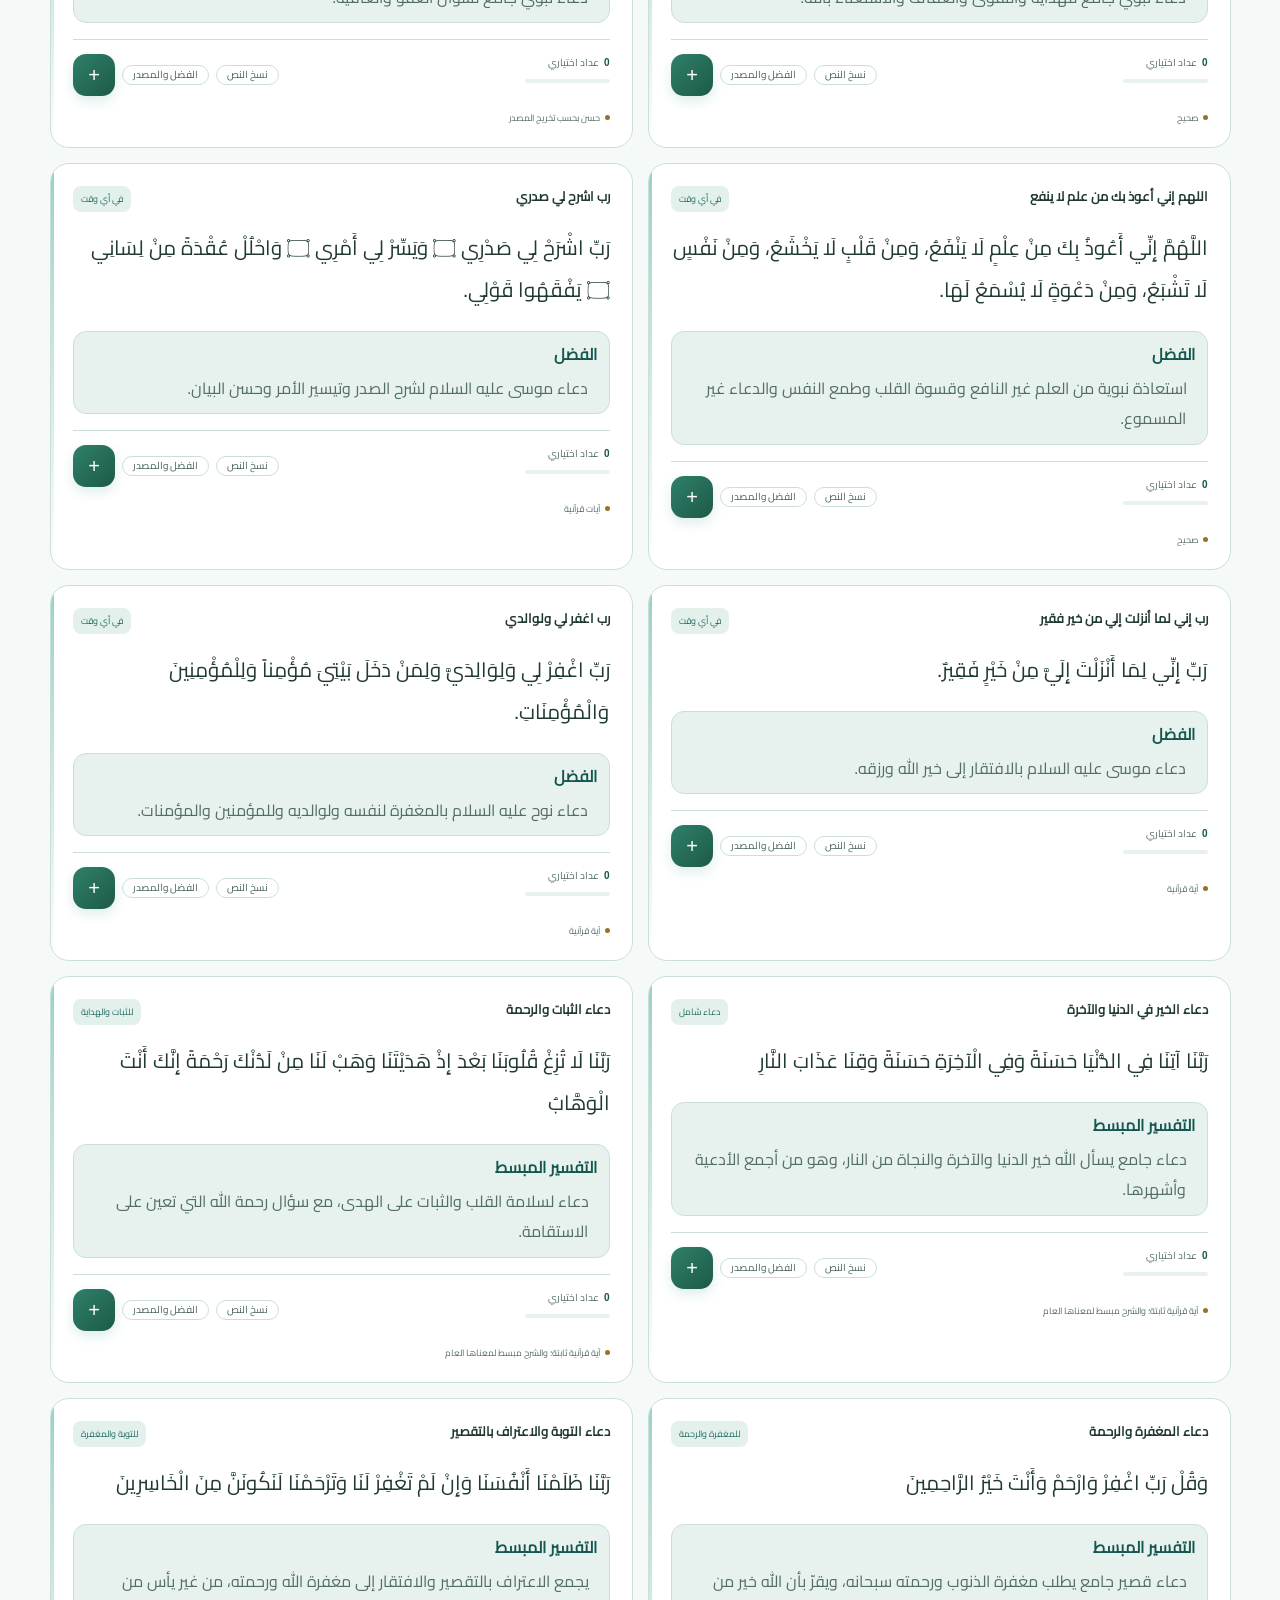
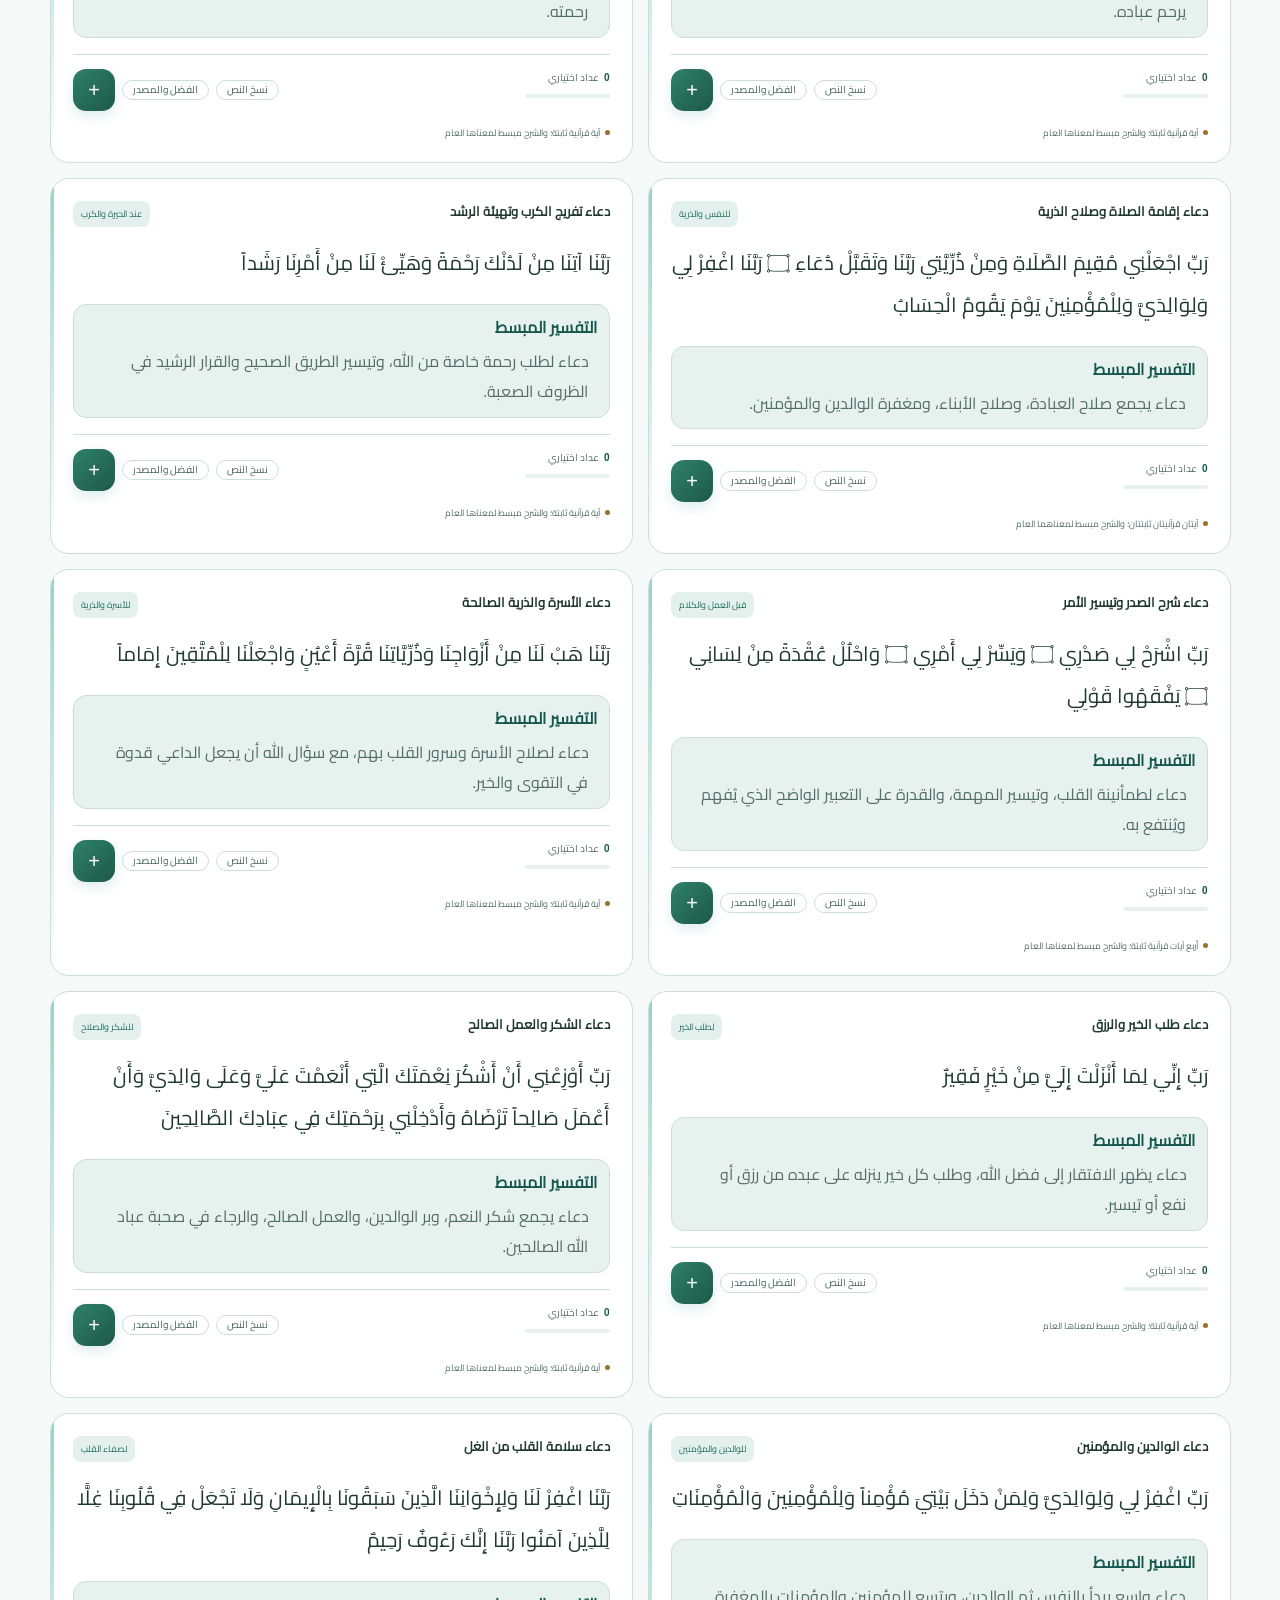
<file: duas.html>
<!doctype html>
<html lang="ar" dir="rtl">
<head>
  <meta charset="utf-8">
  <meta name="viewport" content="width=device-width,initial-scale=1,viewport-fit=cover">
  <meta name="theme-color" content="#1d5948">
  <meta name="description" content="أدعية الرزق وتفريج الكرب والتحصين والأدعية القرآنية من منصة معجزة.">
  <meta name="version" content="v1.0.0">
  <title>الأدعية | معجزة أذكار وقرآن</title>
  <link rel="canonical" href="https://mo3giza.herodigitalcompany.workers.dev/duas.html">
  <link rel="icon" href="favicon.svg" type="image/svg+xml">
  <link rel="icon" href="favicon-32.png" type="image/png" sizes="32x32">
  <link rel="icon" href="favicon-16.png" type="image/png" sizes="16x16">
  <link rel="apple-touch-icon" href="apple-touch-icon.png">
  <link rel="preload" href="fonts/Cairo-400.woff2" as="font" type="font/woff2" crossorigin>
  <link rel="manifest" href="manifest.webmanifest">
  <link rel="stylesheet" href="styles.css?v=20261015-duas-page-1">
  <link rel="stylesheet" href="duas-page.css?v=20261015-duas-page-1">
  <meta property="og:type" content="website">
  <meta property="og:site_name" content="معجزة | أذكار وقرآن">
  <meta property="og:title" content="الأدعية | معجزة أذكار وقرآن">
  <meta property="og:description" content="أدعية الرزق وتفريج الكرب والتحصين والأدعية القرآنية مع المصادر والتوثيق.">
  <meta property="og:url" content="https://mo3giza.herodigitalcompany.workers.dev/duas.html">
  <meta property="og:image" content="https://mo3giza.herodigitalcompany.workers.dev/app-icon-512.png">
</head>
<body class="duas-page">
  <header class="duas-header shell">
    <a class="brand" href="index.html" aria-label="العودة إلى معجزة"><span class="brand-wordmark"><img src="logo-wordmark.png" alt="معجزة"></span></a>
    <a class="back-link" href="index.html">← الرئيسية</a>
    <div class="duas-header-actions"><button class="settings-trigger" id="themeToggle" type="button">◐ الوضع الليلي</button></div>
  </header>
  <main class="duas-shell shell">
    <section class="duas-intro" aria-labelledby="duasTitle">
      <span class="eyebrow">مساحة الدعاء</span>
      <h1 id="duasTitle">الأدعية</h1>
      <p>اختر القسم الذي يناسبك، ثم اقرأ الدعاء على مهل مع معرفة المصدر ودرجة التوثيق.</p>
    </section>
    <section class="duas-categories" aria-labelledby="categoriesTitle">
      <div class="duas-section-heading"><div><span class="focus-label">اختر ما تحتاجه</span><h2 id="categoriesTitle">أقسام الأدعية</h2></div><span id="resultsCount" class="duas-count"></span></div>
      <div id="duaCategories" class="dua-category-buttons">
        <button class="dua-category active" data-category="all" type="button">كل الأدعية</button>
        <button class="dua-category" data-category="rizq" type="button">أدعية الرزق وقضاء الدين</button>
        <button class="dua-category" data-category="distress" type="button">تفريج الكرب والهم</button>
        <button class="dua-category" data-category="protection" type="button">العين والحسد والتحصين</button>
        <button class="dua-category" data-category="self-dua" type="button">أدعية لنفسي</button>
        <button class="dua-category" data-category="quranic-dua" type="button">أدعية قرآنية</button>
      </div>
    </section>
    <div class="duas-search"><span aria-hidden="true">⌕</span><input id="duaSearch" type="search" placeholder="ابحث داخل الأدعية..." aria-label="بحث داخل الأدعية"></div>
    <aside id="duaGuide" class="topic-guide" aria-live="polite"><strong>دليل الأدعية</strong><p>اختر قسمًا من الأزرار بالأعلى. تُعرض النصوص مع مصدرها ودرجة توثيقها، من غير وعود بنتيجة محددة أو إلزام بعدد غير ثابت.</p></aside>
    <section id="duaGrid" class="dhikr-grid" aria-live="polite"></section>
    <p id="duaEmpty" class="empty-state" hidden>لا توجد أدعية مطابقة للبحث.</p>
  </main>
  <dialog id="sourceDialog" class="source-dialog"><button id="closeSource" class="dialog-close" type="button" aria-label="إغلاق">×</button><div id="dialogBody"></div></dialog>
  <footer class="duas-footer shell"><span>معجزة — الإصدار الأول v1.0.0</span><span>برمجة - Hero Digital Company</span></footer>
  <script src="duas.js?v=20261015-duas-page-1" defer></script>
</body>
</html>
</file>
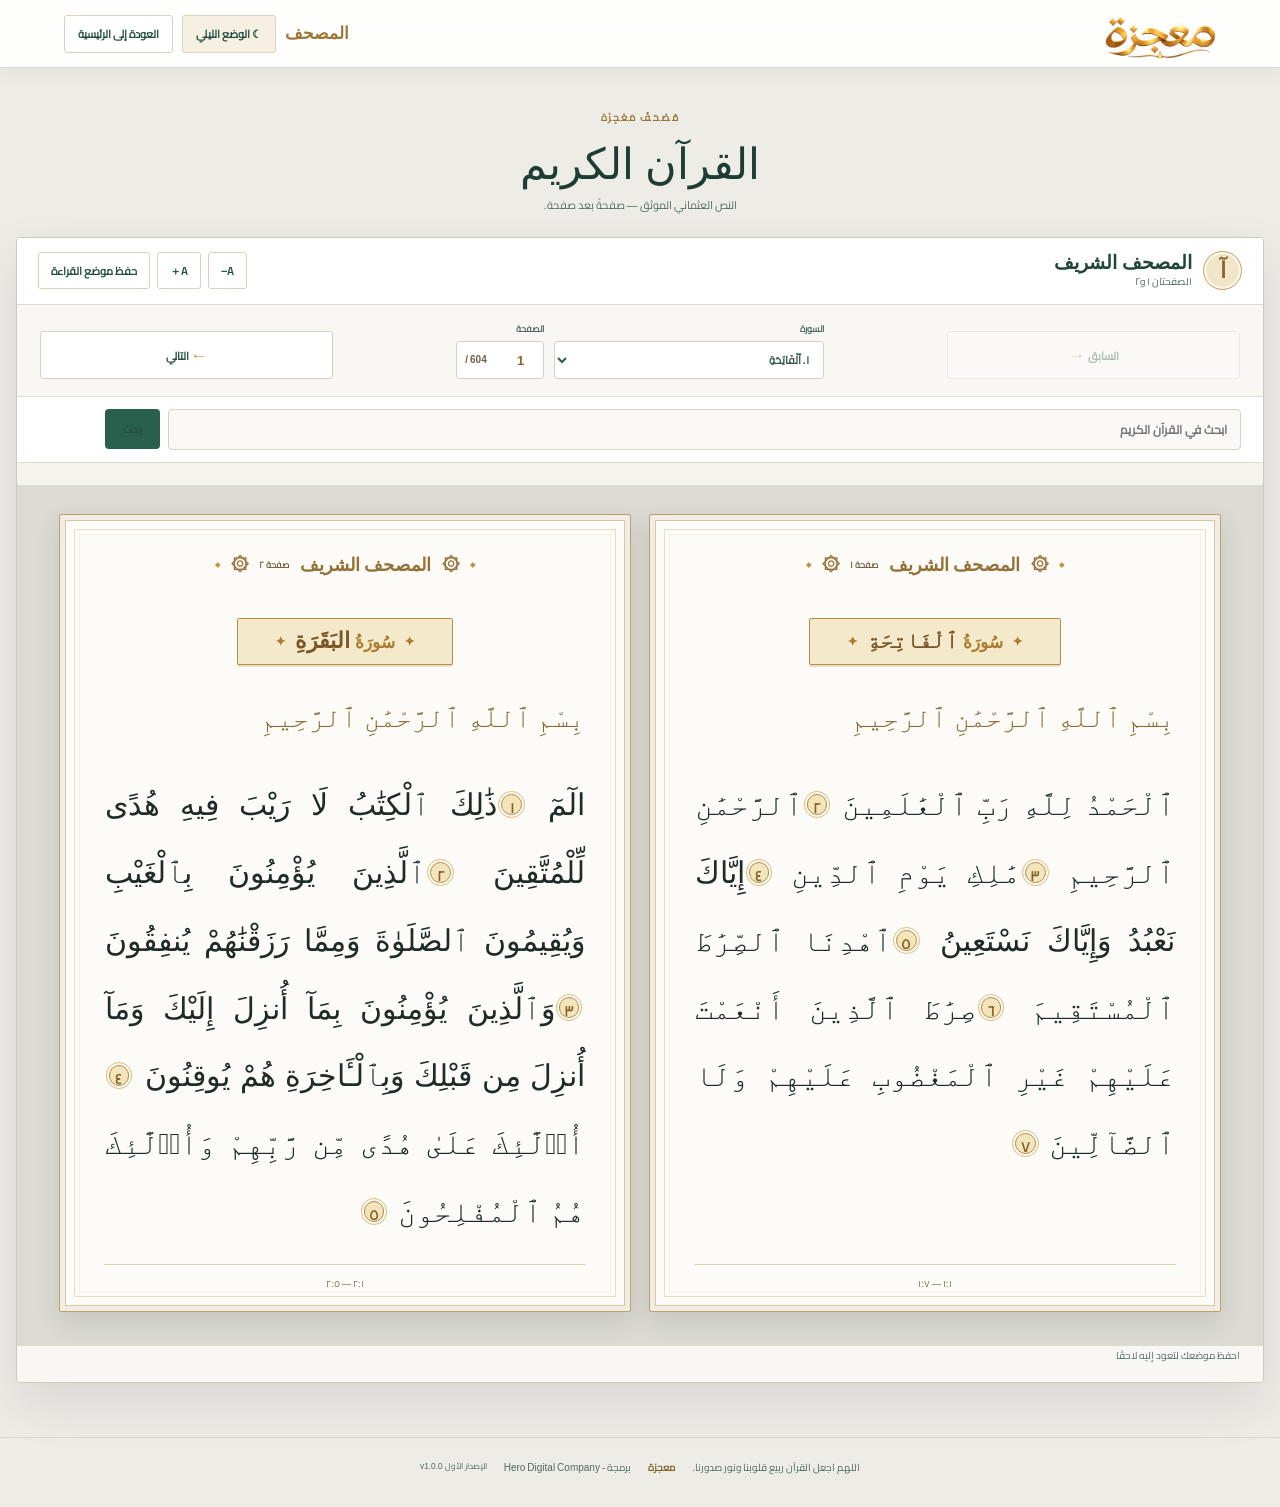
<file: quran-reader.html>
<!doctype html>
<html lang="ar" dir="rtl">
<head>
  <meta charset="utf-8">
  <meta name="viewport" content="width=device-width,initial-scale=1">
  <meta name="theme-color" content="#17665a">
  <meta name="description" content="اقرأ القرآن الكريم نصيًا صفحةً بعد صفحة مع البحث وحفظ موضع القراءة، من منصة معجزة.">
  <link rel="icon" href="favicon.svg" type="image/svg+xml">
  <link rel="icon" href="favicon.ico" sizes="any">
  <link rel="icon" href="favicon-32.png" type="image/png" sizes="32x32">
  <link rel="icon" href="favicon-16.png" type="image/png" sizes="16x16">
  <link rel="apple-touch-icon" href="apple-touch-icon.png" sizes="180x180">
  <link rel="stylesheet" href="quran-reader.css?v=20261016-quran-v1.0.1">
  <link rel="preload" href="fonts/Cairo-400.woff2" as="font" type="font/woff2" crossorigin>
  <link rel="manifest" href="manifest.webmanifest">
  <title>قراءة القرآن الكريم | معجزة أذكار وقرآن</title>

  <!-- SEO metadata -->
  <link rel="canonical" href="https://mo3giza.herodigitalcompany.workers.dev/quran-reader.html">
  <meta name="version" content="v1.0.0">
  <meta name="keywords" content="معجزة, أذكار, أذكار الصباح, أذكار المساء, قرآن, قراءة القرآن, أدعية, سبحة إلكترونية">
  <meta property="og:locale" content="ar_AR">
  <meta property="og:site_name" content="معجزة | أذكار وقرآن">
  <meta property="og:title" content="قراءة القرآن الكريم | معجزة أذكار وقرآن">
  <meta property="og:description" content="اقرأ القرآن الكريم نصيًا صفحةً بعد صفحة مع البحث وحفظ موضع القراءة، من منصة معجزة.">
  <meta property="og:url" content="https://mo3giza.herodigitalcompany.workers.dev/quran-reader.html">
  <meta property="og:image" content="https://mo3giza.herodigitalcompany.workers.dev/app-icon-512.png">
  <meta property="og:image:alt" content="شعار معجزة">
  <meta name="twitter:card" content="summary_large_image">
  <meta name="twitter:title" content="قراءة القرآن الكريم | معجزة أذكار وقرآن">
  <meta name="twitter:description" content="اقرأ القرآن الكريم نصيًا صفحةً بعد صفحة مع البحث وحفظ موضع القراءة، من منصة معجزة.">
  <meta name="twitter:image" content="https://mo3giza.herodigitalcompany.workers.dev/app-icon-512.png">
  <!-- End SEO metadata -->
</head>
<body class="quran-page">
  <header class="reader-header">
    <a class="reader-brand" href="index.html" aria-label="العودة إلى معجزة"><img src="logo-wordmark.png" alt="معجزة"></a>
    <div class="reader-header-actions">
      <span class="reader-header-mark">المصحف</span>
      <button id="themeToggle" class="reader-theme-toggle" type="button" aria-pressed="false">☾ الوضع الليلي</button>
      <a class="reader-home" href="index.html">العودة إلى الرئيسية</a>
    </div>
  </header>

  <main class="reader-shell">
    <section class="reader-intro" aria-labelledby="readerTitle">
      <span class="reader-kicker">مُصْحَفُ مَعْجِزَة</span>
      <h1 id="readerTitle">القرآن الكريم</h1>
      <p>النص العثماني الموثق — صفحةً بعد صفحة.</p>
    </section>

    <section class="reader-card" aria-label="قارئ القرآن النصي">
      <div class="reader-toolbar">
        <div class="toolbar-title"><span class="toolbar-emblem">آ</span><div><strong>المصحف الشريف</strong><small id="pageLabel">الصفحتان ١ و٢</small></div></div>
        <div class="toolbar-actions"><button id="fontDecrease" class="tool-button" type="button" title="تصغير الخط">A−</button><button id="fontIncrease" class="tool-button" type="button" title="تكبير الخط">A＋</button><button id="bookmarkButton" class="tool-button bookmark-button" type="button">حفظ موضع القراءة</button></div>
      </div>

      <div class="reader-controls">
        <button id="previousPage" class="page-step" type="button" aria-label="الصفحتان السابقتان">السابق <span>→</span></button>
        <div class="page-fields">
          <label class="surah-field">السورة<select id="surahSelect" aria-label="انتقل إلى سورة"></select></label>
          <label class="page-field">الصفحة<span class="page-number-wrap"><input id="pageInput" type="number" min="1" max="604" inputmode="numeric" value="1" aria-label="رقم الصفحة"><span>/ 604</span></span></label>
        </div>
        <button id="nextPage" class="page-step" type="button" aria-label="الصفحتان التاليتان"><span>←</span> التالي</button>
      </div>

      <div class="reader-search" role="search">
        <input id="quranSearchInput" type="search" placeholder="ابحث في القرآن الكريم" aria-label="البحث في القرآن الكريم">
        <button id="quranSearchButton" type="button">بحث</button><button id="quranSearchClear" class="search-clear" type="button" hidden>مسح</button>
        <span id="quranSearchStatus" aria-live="polite"></span>
      </div>
      <div id="quranSearchResults" class="quran-search-results" hidden></div>

      <div id="readerPages" class="reader-pages" aria-live="polite"></div>
      <div class="reader-bookmark-row"><span id="bookmarkStatus">احفظ موضعك لتعود إليه لاحقًا</span><button id="goBookmark" class="text-action" type="button" hidden>الذهاب إلى العلامة</button></div>
    </section>

  </main>

  <footer class="reader-footer"><p>اللهم اجعل القرآن ربيع قلوبنا ونور صدورنا.</p><a href="index.html">معجزة</a><span>برمجة - Hero Digital Company</span><small class="release-version">الإصدار الأول v1.0.0</small></footer>
  <script type="module" src="quran-reader.js?v=20261016-quran-v1.0.1"></script>
</body>
</html>
</file>
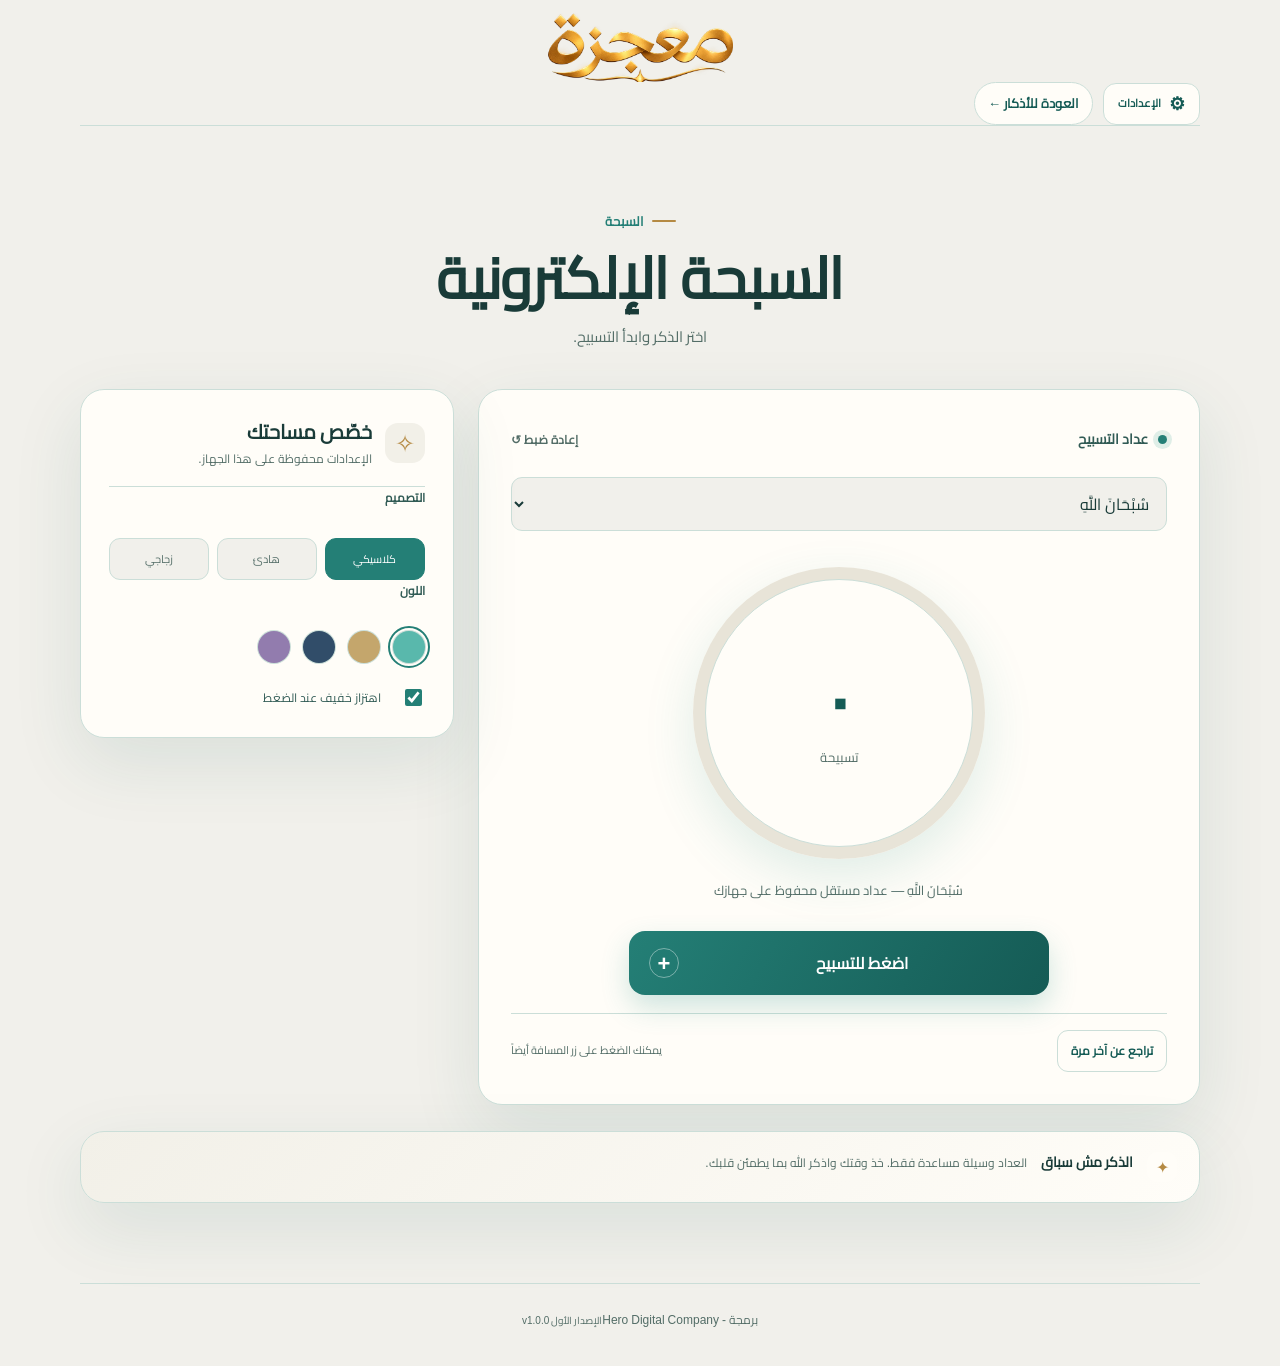
<file: tasbih.html>
<!doctype html>
<html lang="ar" dir="rtl">
<head>
  <meta charset="utf-8">
  <meta name="viewport" content="width=device-width,initial-scale=1,viewport-fit=cover"><meta name="apple-mobile-web-app-capable" content="yes"><meta name="apple-mobile-web-app-title" content="معجزة"><meta name="mobile-web-app-capable" content="yes">
  <meta name="theme-color" content="#eaf6f3">
  <meta name="description" content="سبحة إلكترونية عربية هادئة لحساب التسبيح والذكر، مع حفظ التقدم محليًا على جهازك.">
  <title>السبحة الإلكترونية | معجزة أذكار وقرآن</title>
  <link rel="icon" href="favicon.svg" type="image/svg+xml">
  <link rel="icon" href="favicon.ico" sizes="any">
  <link rel="icon" href="favicon-32.png" type="image/png" sizes="32x32">
  <link rel="icon" href="favicon-16.png" type="image/png" sizes="16x16">
  <link rel="apple-touch-icon" href="apple-touch-icon.png" sizes="180x180">
  <link rel="manifest" href="manifest.webmanifest">
  <link rel="stylesheet" href="tasbih-page.css">

  <!-- SEO metadata -->
  <link rel="canonical" href="https://mo3giza.herodigitalcompany.workers.dev/tasbih.html">
  <meta name="version" content="v1.0.0">
  <meta name="keywords" content="معجزة, أذكار, أذكار الصباح, أذكار المساء, قرآن, قراءة القرآن, أدعية, سبحة إلكترونية">
  <meta property="og:locale" content="ar_AR">
  <meta property="og:site_name" content="معجزة | أذكار وقرآن">
  <meta property="og:title" content="السبحة الإلكترونية | معجزة أذكار وقرآن">
  <meta property="og:description" content="سبحة إلكترونية عربية هادئة لحساب التسبيح والذكر، مع حفظ التقدم محليًا على جهازك.">
  <meta property="og:url" content="https://mo3giza.herodigitalcompany.workers.dev/tasbih.html">
  <meta property="og:image" content="https://mo3giza.herodigitalcompany.workers.dev/app-icon-512.png">
  <meta property="og:image:alt" content="شعار معجزة">
  <meta name="twitter:card" content="summary_large_image">
  <meta name="twitter:title" content="السبحة الإلكترونية | معجزة أذكار وقرآن">
  <meta name="twitter:description" content="سبحة إلكترونية عربية هادئة لحساب التسبيح والذكر، مع حفظ التقدم محليًا على جهازك.">
  <meta name="twitter:image" content="https://mo3giza.herodigitalcompany.workers.dev/app-icon-512.png">
  <!-- End SEO metadata -->
</head>
<body data-theme="mint" data-layout="classic">
  <header class="tasbih-header">
    <a class="brand" href="index.html" aria-label="العودة إلى الرئيسية"><span class="brand-wordmark"><img src="logo-wordmark.png" alt="معجزة"></span></a>
    <div class="tasbih-header-actions"><button class="settings-trigger" id="settingsToggle" type="button" aria-haspopup="dialog" aria-controls="settingsDialog"><span aria-hidden="true">⚙</span><span>الإعدادات</span></button><a class="back-link" href="index.html">العودة للأذكار ←</a></div>
  </header>
  <main class="tasbih-shell">
    <section class="intro"><div class="eyebrow">السبحة</div><h1>السبحة الإلكترونية</h1><p>اختر الذكر وابدأ التسبيح.</p></section>
    <section class="tasbih-workspace">
      <div class="tasbih-card">
        <div class="tasbih-top"><span class="live-dot"></span><span>عداد التسبيح</span><button id="reset" class="text-button">إعادة ضبط ↺</button></div>
        <select id="dhikr" class="dhikr-select" aria-label="اختيار الذكر"><option>سُبْحَانَ اللَّهِ</option><option>الْحَمْدُ لِلَّهِ</option><option>اللَّهُ أَكْبَرُ</option><option>أَسْتَغْفِرُ اللَّهَ وَأَتُوبُ إِلَيْهِ</option><option>سُبْحَانَ اللَّهِ وَبِحَمْدِهِ</option><option>لَا إِلَهَ إِلَّا اللَّهُ</option><option>اللَّهُمَّ صَلِّ وَسَلِّمْ وَبَارِكْ عَلَى نَبِيِّنَا مُحَمَّدٍ ﷺ</option></select>
        <div class="counter-area"><div class="counter-ring"><div class="counter-inner"><span id="count" aria-live="polite">0</span><small>تسبيحة</small></div></div><p id="message">عداد مستقل محفوظ على جهازك</p></div>
        <button id="tap" class="tap-button"><span>اضغط للتسبيح</span><b>+</b></button>
        <div class="tasbih-bottom"><button id="undo" class="secondary-button">تراجع عن آخر مرة</button><span>يمكنك الضغط على زر المسافة أيضاً</span></div>
      </div>
      <aside class="customizer" aria-label="تخصيص السبحة">
        <div class="customizer-heading"><span class="spark">✧</span><div><h2>خصّص مساحتك</h2><p>الإعدادات محفوظة على هذا الجهاز.</p></div></div>
        <fieldset><legend>التصميم</legend><div class="option-grid layouts"><button data-layout="classic" class="option active">كلاسيكي</button><button data-layout="minimal" class="option">هادئ</button><button data-layout="glass" class="option">زجاجي</button></div></fieldset>
        <fieldset><legend>اللون</legend><div class="swatches"><button class="swatch mint active" data-theme="mint" aria-label="فيروزي"></button><button class="swatch sand" data-theme="sand" aria-label="رملي"></button><button class="swatch night" data-theme="night" aria-label="ليلي"></button><button class="swatch lavender" data-theme="lavender" aria-label="لافندر"></button></div></fieldset>
        <label class="toggle"><input id="vibrate" type="checkbox" checked><span></span> اهتزاز خفيف عند الضغط</label>
      </aside>
    </section>
    <section class="note"><strong>الذكر مش سباق</strong><p>العداد وسيلة مساعدة فقط. خذ وقتك واذكر الله بما يطمئن قلبك.</p></section>
  </main>
  <dialog id="settingsDialog" class="settings-dialog" aria-labelledby="settingsTitle"><button id="closeSettings" class="dialog-close" type="button" aria-label="إغلاق">×</button><div class="eyebrow">مساحتك أنت</div><h2 id="settingsTitle">إعدادات معجزة</h2><p class="settings-intro">اختياراتك محفوظة لك في الصفحة الرئيسية والسبحة.</p><div class="settings-grid"><label class="settings-field"><span>اسمك (اختياري)</span><input id="profileName" type="text" maxlength="40" placeholder="مثلاً: أحمد" autocomplete="name"></label></div><label class="settings-field full-field"><span>نوع الخط</span><select id="font" class="control-select" aria-label="اختيار الخط"><option value="Cairo">القاهرة</option><option value="Amiri">أميري</option><option value="Noto Naskh Arabic">نسخ عربي</option><option value="Noto Sans Arabic">نسخ حديث</option><option value="Tajawal">تجوال</option><option value="IBM Plex Sans Arabic">IBM Plex Sans Arabic — مودرن</option><option value="Readex Pro">Readex Pro — عصري</option><option value="Rubik">Rubik — واضح</option><option value="Alexandria">Alexandria — هندسي</option><option value="Baloo Bhaijaan 2">Baloo Bhaijaan 2 — ودود</option></select></label><label class="settings-field full-field"><span>حجم النصوص فقط <output id="sizeValue">100%</output></span><input id="fontSize" type="range" min="75" max="200" step="5" aria-label="حجم النصوص فقط"></label><button class="settings-save" id="saveSettings" type="button">حفظ الإعدادات</button></dialog>
  <footer>برمجة - Hero Digital Company<small class="release-version">الإصدار الأول v1.0.0</small></footer>
  <script src="tasbih.js"></script>
  <script>if ('serviceWorker' in navigator) navigator.serviceWorker.register('sw.js?v=20261015-mobile-fix-2').catch(()=>{});</script>
</body>
</html>
</file>
<file: styles.css>
:root{--font-scale:1;--bg:#f5faf8;--surface:#fff;--surface-soft:#edf7f4;--ink:#203b39;--muted:#718985;--line:#dcebe7;--teal:#2d8f88;--teal-dark:#175d59;--turquoise:#65bdb5;--turquoise-soft:#d9f0eb;--gold:#c4a66c;--shadow:0 16px 42px rgba(32,91,83,.08);--font:'Cairo',sans-serif}
*{box-sizing:border-box}html{scroll-behavior:smooth}body{margin:0;background:var(--bg);color:var(--ink);font-family:var(--font);font-size:calc(16px * var(--font-scale));line-height:1.8;overflow-x:hidden;transition:background .25s,color .25s}button,input,select{font:inherit}button{cursor:pointer}a{color:inherit;text-decoration:none}.shell{width:min(1180px,calc(100% - 40px));margin-inline:auto}.ambient{position:absolute;z-index:-1;border-radius:50%;filter:blur(2px);pointer-events:none}.ambient-one{width:450px;height:450px;top:80px;right:-220px;background:radial-gradient(circle,rgba(101,189,181,.15),transparent 70%)}.ambient-two{width:500px;height:500px;top:300px;left:-300px;background:radial-gradient(circle,rgba(196,166,108,.10),transparent 70%)}
.topbar{min-height:94px;display:flex;align-items:center;justify-content:space-between;gap:22px;border-bottom:1px solid rgba(205,229,223,.65)}.brand{display:flex;align-items:center;gap:11px;flex-shrink:0}.brand-mark{display:grid;place-items:center;width:44px;height:44px;border-radius:15px 15px 15px 5px;background:linear-gradient(145deg,#7bcfc4,#2c8f88);color:#fff;font-size:25px;font-weight:800;box-shadow:0 7px 17px #4aaba033}.brand strong{display:block;font-size:22px;letter-spacing:.5px;line-height:1.35}.brand small{display:block;color:var(--muted);font-size:10px;letter-spacing:.1px}.main-nav{display:flex;align-items:center;gap:4px}.nav-link{border:0;background:transparent;color:var(--muted);padding:9px 12px;border-radius:12px;font-size:12px;white-space:nowrap;transition:all .2s}.nav-link:hover,.nav-link.active{background:var(--turquoise-soft);color:var(--teal-dark)}.header-actions{display:flex;align-items:center;gap:9px}.font-picker{display:flex;align-items:center;gap:7px;padding:6px 10px;background:var(--surface);border:1px solid var(--line);border-radius:12px;font-size:11px;color:var(--muted)}select{color:var(--ink);background:transparent;border:0;outline:0;cursor:pointer}.font-picker select{max-width:100px;font-size:11px}.icon-btn{width:38px;height:38px;border:1px solid var(--line);background:var(--surface);color:var(--teal-dark);border-radius:12px;font-size:19px;transition:transform .2s}.icon-btn:hover{transform:rotate(18deg)}
.hero{min-height:410px;display:grid;grid-template-columns:1.05fr .95fr;align-items:center;padding:55px 30px 45px;gap:25px}.hero-copy{max-width:560px}.eyebrow{display:flex;align-items:center;gap:8px;color:var(--teal);font-size:11px;font-weight:800;letter-spacing:.4px}.eyebrow-dot{width:7px;height:7px;border-radius:50%;background:var(--turquoise);box-shadow:0 0 0 5px var(--turquoise-soft)}h1{font-size:clamp(36px,4vw,57px);line-height:1.25;margin:20px 0 14px;letter-spacing:-1.4px;font-weight:800}h1 span{color:var(--teal)}.hero-copy>p{color:var(--muted);font-size:14px;max-width:440px;line-height:2.1;margin:0}.hero-actions{display:flex;gap:10px;margin-top:25px}.btn{border:0;border-radius:13px;padding:12px 18px;font-size:12px;font-weight:700;display:inline-flex;align-items:center;justify-content:center;gap:12px;transition:transform .2s,box-shadow .2s,background .2s}.btn:hover{transform:translateY(-2px)}.btn-primary{background:linear-gradient(135deg,#4eb0a6,#258b82);color:white;box-shadow:0 8px 20px #3e9e942b}.btn-primary:hover{box-shadow:0 12px 24px #3e9e9438}.btn-quiet{background:var(--surface);border:1px solid var(--line);color:var(--teal-dark)}.trust-line{display:flex;align-items:center;gap:7px;color:var(--muted);font-size:10px;margin-top:22px}.trust-line span{color:var(--gold);font-size:16px}.hero-art{height:330px;position:relative;display:grid;place-items:center}.orbit{position:absolute;border:1px solid #9ed7cf88;border-radius:50%;transform:rotate(-18deg)}.orbit-a{width:300px;height:300px}.orbit-b{width:250px;height:340px;transform:rotate(38deg);border-color:#c5deda}.art-center{width:225px;height:225px;border-radius:50%;background:radial-gradient(circle at 35% 25%,#fafffd,#e0f4ef 65%,#c4e7df);border:1px solid #c1e4dc;box-shadow:0 22px 60px rgba(42,139,129,.15),inset 0 0 0 10px #ffffff88;display:flex;flex-direction:column;align-items:center;justify-content:center;text-align:center;position:relative;z-index:1}.crescent{font-size:38px;color:var(--gold);line-height:1;margin-bottom:10px}.art-arabic{font-family:'Amiri',serif;font-size:25px;font-weight:700;line-height:1.5;color:#1c6862}.art-caption{font-size:10px;color:#769a94;margin-top:10px}.spark{position:absolute;color:var(--gold);font-size:24px}.spark-one{top:40px;right:21%}.spark-two{bottom:50px;left:22%;font-size:18px}.spark-three{top:90px;left:15%;font-size:17px}
.quick-stats{display:grid;grid-template-columns:repeat(4,1fr);gap:14px;margin:2px 0 70px}.stat-card{display:flex;align-items:center;gap:13px;text-align:right;padding:17px 16px;background:var(--surface);border:1px solid var(--line);border-radius:18px;box-shadow:0 6px 22px rgba(32,91,83,.025);transition:transform .2s,border .2s}.stat-card:hover{transform:translateY(-3px);border-color:#9dd8cf}.stat-icon{width:43px;height:43px;border-radius:14px;display:grid;place-items:center;font-size:23px;flex-shrink:0}.mint{background:#e1f5ef;color:#368f83}.sand{background:#f7f0e2;color:#aa8a50}.blue{background:#e4f3f4;color:#448f9a}.stat-card>span:nth-child(2){flex:1}.stat-card strong,.stat-card small{display:block}.stat-card strong{font-size:12px}.stat-card small{font-size:10px;color:var(--muted);margin-top:2px}.stat-arrow{font-size:16px;color:#79bdb4}
.content-section{padding-bottom:62px}.section-heading{display:flex;align-items:end;justify-content:space-between;gap:25px;margin-bottom:22px}.section-heading h2{font-size:27px;line-height:1.4;margin:7px 0 5px;letter-spacing:-.5px}.section-heading p{margin:0;color:var(--muted);font-size:12px}.search-wrap{display:flex;align-items:center;gap:8px;background:var(--surface);border:1px solid var(--line);border-radius:13px;padding:0 13px;width:min(300px,100%);height:44px;color:var(--teal);flex-shrink:0}.search-wrap span{font-size:23px}.search-wrap input{border:0;outline:0;background:transparent;width:100%;color:var(--ink);font-size:11px}.filters{display:flex;gap:8px;overflow:auto;padding-bottom:14px;margin-bottom:7px;scrollbar-width:thin}.filter{white-space:nowrap;border:1px solid var(--line);background:var(--surface);color:var(--muted);border-radius:10px;padding:8px 13px;font-size:11px;transition:all .2s}.filter:hover,.filter.active{background:var(--teal-dark);color:white;border-color:var(--teal-dark)}
.dhikr-grid{display:grid;grid-template-columns:repeat(2,minmax(0,1fr));gap:15px}.dhikr-card{background:var(--surface);border:1px solid var(--line);border-radius:19px;padding:22px;position:relative;overflow:hidden;transition:transform .22s,border .22s,box-shadow .22s;animation:fadeIn .35s both}.dhikr-card:hover{transform:translateY(-2px);border-color:#acdcd4;box-shadow:var(--shadow)}.dhikr-card:before{content:"";position:absolute;inset:0 auto 0 0;width:3px;background:linear-gradient(var(--turquoise),transparent);opacity:.7}.card-top{display:flex;align-items:center;justify-content:space-between;gap:10px;margin-bottom:14px}.card-title{font-size:13px;font-weight:800;margin:0}.timing-pill{font-size:9px;background:var(--surface-soft);color:var(--teal);border-radius:8px;padding:5px 8px;white-space:nowrap}.dhikr-text{font-family:var(--font);font-size:clamp(17px,1.6vw,21px);font-weight:500;line-height:2.2;white-space:pre-line;text-align:center;margin:15px 0 20px;color:var(--ink)}.card-bottom{border-top:1px solid var(--line);padding-top:14px;display:flex;align-items:center;justify-content:space-between;gap:10px}.progress-label{font-size:10px;color:var(--muted);display:flex;gap:5px;align-items:center}.progress-label strong{color:var(--teal-dark);font-variant-numeric:tabular-nums}.mini-progress{height:4px;width:85px;background:var(--surface-soft);border-radius:99px;margin-top:7px;overflow:hidden}.mini-progress span{height:100%;display:block;background:var(--turquoise);border-radius:99px;transition:width .25s}.card-actions{display:flex;gap:7px}.count-btn{width:42px;height:42px;border:0;border-radius:13px;background:var(--teal);color:white;font-size:20px;box-shadow:0 5px 12px #2d8f8829;transition:transform .12s,background .2s}.count-btn:active{transform:scale(.93)}.count-btn.done{background:#dcefe9;color:var(--teal-dark);box-shadow:none}.small-action{border:1px solid var(--line);background:var(--surface);color:var(--muted);border-radius:11px;padding:0 10px;font-size:10px}.small-action:hover{color:var(--teal);border-color:var(--turquoise)}.source-row{display:flex;align-items:center;justify-content:space-between;gap:10px;margin-top:14px}.source-status{font-size:9px;color:var(--muted);display:flex;align-items:center;gap:5px}.source-status:before{content:"";width:5px;height:5px;border-radius:50%;background:var(--gold)}.source-link{border:0;background:transparent;color:var(--teal);font-size:10px;padding:5px}.hidden{display:none!important}.empty-state{padding:35px;text-align:center;color:var(--muted);background:var(--surface);border:1px dashed var(--line);border-radius:16px}
.tasbih-section{padding:0 0 65px}.tasbih-layout{display:grid;grid-template-columns:1.4fr .6fr;gap:18px}.tasbih-card,.tasbih-note{border:1px solid var(--line);background:var(--surface);border-radius:22px;padding:24px}.tasbih-top{display:flex;align-items:center;gap:8px;font-size:12px;font-weight:700}.live-dot{width:7px;height:7px;border-radius:50%;background:#5ab6a8;box-shadow:0 0 0 4px #dff3ed}.text-btn{margin-inline-start:auto;border:0;background:transparent;color:var(--muted);font-size:10px}.wide-select{display:block;margin-top:20px;width:100%;padding:12px 13px;border:1px solid var(--line);border-radius:12px;background:var(--bg);font-size:13px}.tasbih-display{display:grid;place-items:center;padding:24px 0}.counter-ring{width:215px;height:215px;border-radius:50%;display:grid;place-items:center;background:conic-gradient(var(--turquoise) 0deg,#dff1ed 0deg 360deg);position:relative;box-shadow:0 15px 35px rgba(57,153,142,.11)}.counter-ring:before{content:"";position:absolute;inset:9px;border-radius:50%;background:var(--surface);border:1px solid var(--line)}.counter-inner{position:relative;display:flex;flex-direction:column;align-items:center}.counter-inner span{font-size:55px;font-weight:800;line-height:1.2;color:var(--teal-dark);font-variant-numeric:tabular-nums}.counter-inner small{font-size:11px;color:var(--muted)}.tasbih-tap{width:min(320px,100%);margin:auto;display:flex;align-items:center;justify-content:space-between;padding:13px 18px;border:0;border-radius:14px;background:linear-gradient(120deg,#4eb0a6,#258b82);color:#fff;font-size:13px;font-weight:700;box-shadow:0 9px 20px #3e9e9427}.tap-plus{font-size:22px}.tasbih-bottom{display:flex;align-items:center;justify-content:space-between;gap:12px;margin-top:16px}.tasbih-bottom>span{font-size:10px;color:var(--muted)}.tasbih-note{background:linear-gradient(160deg,#e9f7f3,#f9fbf9);align-self:stretch;display:flex;flex-direction:column;justify-content:center}.note-icon{font-size:28px;color:var(--gold)}.tasbih-note h3{font-size:20px;margin:10px 0}.tasbih-note p{font-size:12px;line-height:2;color:#66817c;margin:0}.note-divider{height:1px;background:#d4e8e2;margin:20px 0}.tasbih-note .note-small{font-size:10px}
.sources-note{display:flex;gap:14px;align-items:flex-start;background:#eaf6f2;border:1px solid #d5ebe5;border-radius:16px;padding:17px 19px;margin-bottom:42px}.source-symbol{display:grid;place-items:center;width:31px;height:31px;flex-shrink:0;border-radius:10px;background:#d5eee7;color:#277e73;font-size:18px}.sources-note strong{font-size:12px}.sources-note p{font-size:10px;color:#67847d;line-height:2;margin:4px 0 0}.footer{border-top:1px solid var(--line);padding:22px 0 26px;display:flex;align-items:center;justify-content:space-between;gap:20px}.footer-brand .brand-mark{width:36px;height:36px;border-radius:12px 12px 12px 4px;font-size:20px}.footer-brand strong{font-size:17px}.footer-brand small{font-size:9px}.footer>p{font-size:10px;color:var(--muted)}.footer-copy{font-size:9px;color:var(--muted)}
.source-dialog{border:1px solid var(--line);border-radius:22px;background:var(--surface);color:var(--ink);width:min(520px,calc(100% - 30px));padding:28px;box-shadow:0 30px 100px #163c3733}.source-dialog::backdrop{background:#173f3b55;backdrop-filter:blur(4px)}.dialog-close{position:absolute;left:15px;top:10px;border:0;background:var(--surface-soft);color:var(--teal-dark);border-radius:10px;width:31px;height:31px;font-size:21px}.source-dialog h2{font-size:21px;margin:10px 0 17px}.dialog-field{padding:13px 0;border-top:1px solid var(--line)}.dialog-field strong{display:block;font-size:11px;margin-bottom:5px}.dialog-field p{margin:0;font-size:12px;line-height:2;color:var(--muted);white-space:pre-line}.dialog-field a{display:inline-block;color:var(--teal);font-size:11px;margin-top:8px;text-decoration:underline}.toast{position:fixed;bottom:22px;left:50%;transform:translate(-50%,20px);opacity:0;pointer-events:none;background:#174e4a;color:white;padding:10px 16px;border-radius:12px;font-size:11px;box-shadow:0 12px 25px #173f3b30;transition:all .25s;z-index:10}.toast.show{opacity:1;transform:translate(-50%,0)}@keyframes fadeIn{from{opacity:0;transform:translateY(8px)}to{opacity:1;transform:translateY(0)}}
body.dark{--bg:#142624;--surface:#1c3330;--surface-soft:#254541;--ink:#e7f4f0;--muted:#a0bbb5;--line:#31514b;--teal:#73c8be;--teal-dark:#9de0d6;--turquoise:#6fc8bd;--turquoise-soft:#254b46;--shadow:0 16px 42px rgba(0,0,0,.14)}body.dark .brand-mark{color:#fff}body.dark .hero-art .art-center{background:radial-gradient(circle at 35% 25%,#2c514a,#244a43 65%,#1b3934);border-color:#426b62}body.dark .art-arabic{color:#a5e2d8}body.dark .art-caption{color:#a5c8c0}body.dark .orbit{border-color:#406d6488}body.dark .orbit-b{border-color:#35564f}body.dark .tasbih-note{background:linear-gradient(160deg,#203d38,#1c3330)}body.dark .tasbih-note p{color:#a0bbb5}body.dark .sources-note{background:#203c37;border-color:#315b52}body.dark .sources-note p{color:#a0bbb5}body.dark .source-symbol{background:#315b52;color:#a6e1d6}body.dark .font-picker{background:var(--surface)}body.dark .count-btn.done{background:#2e514b;color:#b4e9df}
@media(max-width:1000px){.topbar{flex-wrap:wrap;padding:15px 0}.main-nav{order:3;width:100%;justify-content:center;overflow:auto}.hero{padding-inline:10px}.nav-link{font-size:11px}.header-actions{margin-inline-start:auto}}@media(max-width:700px){.shell{width:min(100% - 26px,560px)}.topbar{gap:10px;min-height:80px}.brand strong{font-size:19px}.brand-mark{width:39px;height:39px}.font-picker{padding:5px 7px}.font-picker>span{display:none}.font-picker select{max-width:82px}.icon-btn{width:35px;height:35px}.main-nav{justify-content:flex-start;gap:3px;padding-bottom:2px}.nav-link{padding:8px 10px}.hero{grid-template-columns:1fr;padding:40px 3px 30px;gap:5px}.hero-copy{max-width:none}.hero h1{font-size:42px}.hero-art{height:260px;grid-row:1}.art-center{width:180px;height:180px}.orbit-a{width:240px;height:240px}.orbit-b{width:205px;height:275px}.art-arabic{font-size:21px}.crescent{font-size:29px}.hero-copy>p{font-size:13px}.trust-line{align-items:flex-start;line-height:1.8}.quick-stats{grid-template-columns:1fr;gap:9px;margin-bottom:48px}.stat-card{padding:12px 14px}.stat-icon{width:40px;height:40px}.section-heading{align-items:flex-start;flex-direction:column;gap:15px}.section-heading h2{font-size:24px}.search-wrap{width:100%}.dhikr-grid{grid-template-columns:1fr;gap:12px}.dhikr-card{padding:18px}.dhikr-text{font-size:20px;line-height:2.1}.card-bottom{align-items:center}.tasbih-layout{grid-template-columns:1fr}.tasbih-card,.tasbih-note{padding:19px}.counter-ring{width:190px;height:190px}.counter-inner span{font-size:48px}.footer{flex-wrap:wrap;gap:10px}.footer>p{order:3;width:100%;margin:0}.footer-copy{font-size:8px}.sources-note{padding:14px}.sources-note p{font-size:10px}}@media(prefers-reduced-motion:reduce){*,*::before,*::after{scroll-behavior:auto!important;animation-duration:.01ms!important;transition-duration:.01ms!important}}

/* Evidence-first content presentation */
.virtue-preview{margin:0 0 16px;padding:12px 13px;background:var(--surface-soft);border:1px solid var(--line);border-radius:13px;text-align:right}
.virtue-preview span{display:block;font-size:10px;font-weight:800;color:var(--teal-dark);margin-bottom:5px}
.virtue-preview p{margin:0;color:var(--muted);font-size:11px;line-height:1.9;display:-webkit-box;-webkit-line-clamp:3;-webkit-box-orient:vertical;overflow:hidden}
.source-links-list{list-style:none;padding:0;margin:9px 0 0;display:grid;gap:8px}
.source-links-list li{margin:0}
.source-links-list a{display:inline-block;color:var(--teal);font-size:11px;line-height:1.8;text-decoration:underline;text-underline-offset:3px}
.source-note{margin-top:8px;padding:10px;border-radius:10px;background:var(--surface-soft)}


/* Topic guide for the expanded rizq and distress library */
.topic-guide{margin:0 0 1.25rem;padding:1.15rem 1.25rem;border:1px solid var(--line);border-radius:1.1rem;background:linear-gradient(135deg,var(--surface-soft),var(--surface));color:var(--ink);line-height:1.9}
.topic-guide strong{display:block;margin-bottom:.2rem;color:var(--turquoise);font-size:1.05rem}
.topic-guide p{margin:0;color:var(--muted);font-size:.94rem}
@media(max-width:900px){.main-nav{flex-wrap:wrap;justify-content:center;gap:.35rem}.nav-link{font-size:.82rem;padding:.5rem .65rem}}

/* Accessibility and safe responsive defaults */
:focus-visible{outline:3px solid var(--gold);outline-offset:3px}
.noscript-note{margin:1rem auto;padding:1rem;max-width:1180px;text-align:center;background:#fff3cd;color:#664d03;border:1px solid #ffecb5;border-radius:12px}
@media(max-width:1000px){.quick-stats{grid-template-columns:repeat(2,1fr)}}
@media(max-width:700px){.quick-stats{grid-template-columns:1fr}}

.utility-actions{display:flex;gap:6px;flex-wrap:wrap;margin-top:8px}.import-label{cursor:pointer;display:inline-flex;align-items:center}.small-action{cursor:pointer}.utility-actions .small-action{font-size:9px;padding:6px 8px}

.font-size-control{display:flex;align-items:center;gap:5px;color:var(--muted);font-size:10px;white-space:nowrap}.font-size-control input{width:68px;accent-color:var(--teal)}body.dark .topic-guide{background:linear-gradient(135deg,var(--surface-soft),var(--surface));color:var(--ink);border-color:var(--line)}body.dark .search-wrap input,body.dark select,body.dark .font-size-control,body.dark .small-action,body.dark .source-status,body.dark .text-btn{color:var(--ink)}body.dark .small-action{background:var(--surface);border-color:var(--line)}body.dark .font-picker select{color:var(--ink)}body.dark .source-link{color:var(--teal)}body.dark .empty-state{color:var(--muted)}body.dark .tasbih-note{color:var(--ink)}body.dark .footer-copy{color:var(--muted)}.dhikr-text{font-size:calc(clamp(17px,1.6vw,21px) * var(--font-scale))}.section-heading h2{font-size:calc(27px * var(--font-scale))}.card-title{font-size:calc(13px * var(--font-scale))}@media(max-width:700px){.font-size-control{order:3;width:100%;justify-content:flex-end}.font-size-control input{width:110px}}

/* Readability safeguards for large text and dark mode */
body *{min-width:0;overflow-wrap:break-word} .card-top,.card-bottom,.source-row,.tasbih-bottom,.footer{flex-wrap:wrap}.card-title,.progress-wrap{min-width:0}.card-title{overflow-wrap:anywhere}.dhikr-text{overflow-wrap:anywhere}.utility-actions{min-width:0}body.dark .font-size-control input{accent-color:var(--teal)}body.dark .search-wrap{background:var(--surface);border-color:var(--line)}body.dark .search-wrap span{color:var(--teal)}body.dark .stat-card,body.dark .btn-quiet,body.dark .filter,body.dark .small-action{color:var(--ink);background:var(--surface);border-color:var(--line)}body.dark .stat-card small,body.dark .section-heading p,body.dark .trust-line,body.dark .footer>p{color:var(--muted)}body.dark .timing-pill{background:var(--surface-soft);color:var(--teal)}body.dark .virtue-preview{background:var(--surface-soft);border-color:var(--line)}body.dark .virtue-preview p{color:var(--muted)}body.dark .source-dialog{background:var(--surface);color:var(--ink)}body.dark .dialog-field p{color:var(--muted)}

.brand-logo{width:31px;height:31px;object-fit:contain;display:block}.footer-brand .brand-logo{width:27px;height:27px}

.brand-wordmark{display:flex;flex-direction:column;align-items:flex-start;gap:1px;min-width:150px}.brand-wordmark img{display:block;width:166px;height:auto;max-width:100%}.brand-wordmark small{display:block;color:var(--muted);font-size:10px;line-height:1.2}.footer-brand .brand-wordmark img{width:128px}.footer-brand .brand-wordmark small{font-size:9px}.large-font .topbar{flex-wrap:wrap;align-items:flex-start}.large-font .main-nav{order:3;width:100%;justify-content:flex-start;overflow-x:auto;padding-bottom:8px}.large-font .quick-stats{grid-template-columns:1fr}.large-font .section-heading{align-items:flex-start;flex-direction:column}.large-font .dhikr-grid{grid-template-columns:1fr}.large-font .card-bottom{flex-direction:column;align-items:stretch}.large-font .card-actions{width:100%;justify-content:flex-start}.large-font .tasbih-layout{grid-template-columns:1fr}.large-font .footer{align-items:flex-start;flex-direction:column}.large-font .footer>p{width:100%}.large-font .font-picker{order:2}.large-font .font-size-control{order:3;width:100%;justify-content:flex-end}@media(max-width:700px){.brand-wordmark img{width:142px}.brand-wordmark{min-width:130px}.large-font .search-wrap{width:100%}}

/* Stable reflow at large accessibility sizes: never place text on top of controls. */
.large-font .topbar{display:grid;grid-template-columns:minmax(0,1fr) minmax(0,auto);align-items:start;gap:14px;padding-block:18px}.large-font .brand-wordmark{min-width:0}.large-font .main-nav{grid-column:1/-1;order:3;width:100%;display:flex;justify-content:flex-start;overflow-x:auto;flex-wrap:wrap;gap:7px;padding-block:4px 10px}.large-font .header-actions{min-width:0;max-width:100%;display:flex;flex-wrap:wrap;justify-content:flex-end;gap:8px}.large-font .font-size-control{max-width:100%;white-space:normal;line-height:1.5}.large-font .hero{grid-template-columns:1fr;min-height:auto;padding-block:36px}.large-font .hero-art{order:-1;height:260px}.large-font .hero-copy{max-width:none}.large-font .hero-actions{flex-wrap:wrap}.large-font .hero-actions .btn{flex:1 1 220px;min-height:52px}.large-font .quick-stats{grid-template-columns:1fr}.large-font .section-heading{display:flex;flex-direction:column;align-items:stretch;gap:18px}.large-font .utility-actions{display:flex;flex-wrap:wrap;gap:8px}.large-font .utility-actions .small-action{min-height:44px;flex:1 1 180px;padding:8px 12px}.large-font .filters{flex-wrap:wrap;overflow:visible}.large-font .filter{min-height:46px;white-space:normal}.large-font .dhikr-grid{grid-template-columns:minmax(0,1fr);gap:18px}.large-font .dhikr-card{overflow:visible;padding:24px}.large-font .card-top{display:flex;flex-direction:column;align-items:stretch;gap:12px}.large-font .card-title{overflow-wrap:anywhere}.large-font .timing-pill{align-self:flex-start;white-space:normal;max-width:100%;line-height:1.5}.large-font .dhikr-text{overflow-wrap:anywhere;word-break:normal;line-height:2.15}.large-font .virtue-preview{overflow:visible}.large-font .card-bottom{display:flex;flex-direction:column;align-items:stretch;gap:16px}.large-font .card-actions{display:flex;flex-wrap:wrap;align-items:center;gap:9px}.large-font .card-actions .small-action{min-height:46px;padding:8px 14px;flex:1 1 130px}.large-font .count-btn{width:52px;height:52px;flex:0 0 52px}.large-font .source-row{display:flex;flex-direction:column;align-items:stretch;gap:8px}.large-font .source-link{text-align:right;min-height:44px}.large-font .tasbih-layout{grid-template-columns:minmax(0,1fr)}.large-font .tasbih-bottom{display:flex;flex-direction:column;align-items:stretch}.large-font .tasbih-bottom .btn{width:100%;min-height:52px}.large-font .sources-note{align-items:flex-start}.large-font .footer{display:flex;flex-direction:column;align-items:stretch}.large-font .footer>p,.large-font .footer-copy{width:100%}
@media(max-width:700px){.large-font .topbar{grid-template-columns:1fr}.large-font .header-actions{justify-content:flex-start}.large-font .main-nav{flex-wrap:nowrap}.large-font .hero-art{height:220px}.large-font .art-center{width:180px;height:180px}.large-font .hero-actions .btn{flex-basis:100%}.large-font .card-actions .small-action{flex-basis:100%}.large-font .card-actions .count-btn{align-self:flex-start}}
html,body{overflow-x:hidden}.ambient{max-width:100vw;max-height:100vh;contain:paint}
.ambient-one{right:0;transform:translateX(50%)}.ambient-two{left:0;transform:translateX(-50%)}
.ambient-one,.ambient-two{transform:none}.ambient-one{right:0}.ambient-two{left:0}
.main-nav .nav-link{flex:0 0 auto}
.large-font .main-nav .nav-link{flex-shrink:0;min-width:max-content}

/* Accessibility scale: zoom the complete interface, then reflow the layout at large sizes. */
.brand-wordmark img{width:190px;filter:none}.footer-brand .brand-wordmark img{width:145px}body.dark .brand-wordmark img{filter:brightness(1.7) saturate(1.1)}
@media(max-width:700px){.brand-wordmark img{width:170px}.footer-brand .brand-wordmark img{width:145px}}



.brand-wordmark img{width:205px;height:auto;object-fit:contain;filter:none}body.dark .brand-wordmark img{filter:brightness(1.15) saturate(1.12)}@media(max-width:700px){.brand-wordmark img{width:180px}}
/* Final brand alignment: centered wordmark, centered RTL copyright block. */
.topbar{position:relative}.topbar>.brand{position:absolute;left:50%;top:50%;transform:translate(-50%,-50%);z-index:2}.brand-wordmark{align-items:center;min-width:0}.brand-wordmark img{width:185px}.footer{flex-direction:column;align-items:center;text-align:center}.footer-brand{justify-content:center}.footer>p,.footer-copy{width:100%;text-align:center;direction:rtl;unicode-bidi:plaintext}.footer>p{margin:0}.footer-copy{display:block}.footer-brand .brand-wordmark img{width:140px}@media(max-width:700px){.topbar>.brand{top:30px}.brand-wordmark img{width:165px}.footer-brand .brand-wordmark img{width:135px}}
@media(max-width:700px){.topbar{padding-top:92px;padding-bottom:10px;align-content:flex-start}.topbar>.brand{top:34px}.topbar .header-actions{width:100%;justify-content:center;margin-inline:0}.topbar .main-nav{width:100%}}
/* Large-font header: the brand returns to normal flow so it cannot cover controls. */
@media(max-width:700px){.large-font .topbar{display:grid;grid-template-columns:1fr;gap:18px;padding:22px 0 16px;min-height:0;align-items:stretch}.large-font .topbar>.brand{position:static;grid-column:1;justify-self:center;transform:none;top:auto;left:auto;z-index:auto}.large-font .topbar .brand-wordmark img{width:155px}.large-font .topbar .header-actions{grid-column:1;width:100%;justify-content:center;margin:0;display:flex;flex-wrap:wrap;gap:10px}.large-font .topbar .main-nav{grid-column:1;grid-row:auto;width:100%;justify-content:flex-start;overflow-x:auto;flex-wrap:nowrap;padding:4px 0 10px}.large-font .topbar .nav-link{flex:0 0 auto}}
/* Extra breathing room and stable controls at accessibility scale. */
@media(max-width:700px){.large-font .topbar .icon-btn{width:54px;height:54px;font-size:28px;flex:0 0 54px}.large-font .topbar .font-picker{min-height:54px;padding:8px 12px}.large-font .topbar .font-size-control{min-height:54px;display:flex;align-items:center;flex-wrap:wrap;justify-content:center;gap:8px}.large-font .hero-art{height:420px;min-height:420px}.large-font .art-center{width:300px;height:300px}.large-font .orbit-a{width:360px;height:360px}.large-font .orbit-b{width:310px;height:400px}.large-font .hero-copy{padding-top:22px}.large-font .hero-copy h1{line-height:1.35;margin-top:24px}.large-font .hero-copy>p{line-height:2.2}}

/* Dashboard home: focused overview instead of rendering every item at once. */
.dashboard-panel{margin:0 0 72px;padding:28px;border:1px solid var(--line);border-radius:26px;background:linear-gradient(135deg,var(--surface),var(--surface-soft));box-shadow:0 14px 42px rgba(32,91,83,.06)}
.dashboard-heading{display:flex;align-items:flex-start;justify-content:space-between;gap:20px;margin-bottom:24px}.dashboard-heading h2{font-size:28px;line-height:1.35;margin:7px 0 6px}.dashboard-heading p{margin:0;color:var(--muted);font-size:13px;line-height:1.8}.dashboard-badge{flex:0 0 auto;padding:8px 13px;border:1px solid var(--line);border-radius:999px;color:var(--teal);font-size:11px;background:var(--surface)}
.dashboard-kpis{display:grid;grid-template-columns:repeat(4,minmax(0,1fr));gap:12px;margin-bottom:30px}.dashboard-kpi{display:flex;align-items:center;gap:12px;min-height:82px;padding:15px;border:1px solid var(--line);border-radius:18px;background:var(--surface)}.kpi-icon,.dashboard-link-icon{display:grid;place-items:center;flex:0 0 auto;border-radius:14px;font-weight:700}.kpi-icon{width:43px;height:43px;font-size:20px}.kpi-icon.mint,.dashboard-link-icon.mint{background:#e1f5ef;color:#368f83}.kpi-icon.sand,.dashboard-link-icon.sand{background:#f7f0e2;color:#aa8a50}.kpi-icon.blue,.dashboard-link-icon.blue{background:#e4f3f4;color:#448f9a}.kpi-icon.violet,.dashboard-link-icon.violet{background:#eeeafa;color:#7668a8}.dashboard-kpi strong{display:block;font-size:21px;line-height:1.2;color:var(--ink)}.dashboard-kpi small{display:block;margin-top:4px;color:var(--muted);font-size:10px}
.dashboard-section-title{display:flex;align-items:baseline;justify-content:space-between;gap:15px;margin-bottom:13px}.dashboard-section-title h3{margin:0;font-size:16px}.dashboard-section-title span{color:var(--muted);font-size:11px}.dashboard-links{display:grid;grid-template-columns:repeat(2,minmax(0,1fr));gap:11px}.dashboard-link{display:flex;align-items:center;gap:12px;min-width:0;padding:15px 16px;border:1px solid var(--line);border-radius:17px;background:var(--surface);color:var(--ink);text-align:right;text-decoration:none;cursor:pointer;transition:transform .2s,border-color .2s,box-shadow .2s}.dashboard-link:hover{transform:translateY(-2px);border-color:#8bcfc4;box-shadow:0 8px 22px rgba(32,91,83,.08)}.dashboard-link-icon{width:40px;height:40px;font-size:19px}.dashboard-link>span:nth-child(2){flex:1;min-width:0}.dashboard-link strong,.dashboard-link small{display:block}.dashboard-link strong{font-size:13px;line-height:1.5}.dashboard-link small{margin-top:2px;color:var(--muted);font-size:10px;line-height:1.6}.dashboard-link b{font-size:16px;color:var(--teal);font-weight:500}
body.dark .dashboard-panel{background:linear-gradient(135deg,var(--surface),#102e2c);box-shadow:0 14px 42px rgba(0,0,0,.2)}body.dark .dashboard-badge,body.dark .dashboard-kpi,body.dark .dashboard-link{background:var(--surface)}body.dark .kpi-icon.mint,body.dark .dashboard-link-icon.mint{background:#173f3a;color:#8ce0d1}body.dark .kpi-icon.sand,body.dark .dashboard-link-icon.sand{background:#443a26;color:#f0c978}body.dark .kpi-icon.blue,body.dark .dashboard-link-icon.blue{background:#193a42;color:#91dce4}body.dark .kpi-icon.violet,body.dark .dashboard-link-icon.violet{background:#302b4a;color:#c9c0ff}
@media(max-width:700px){.dashboard-panel{padding:20px 15px;border-radius:21px;margin-bottom:46px}.dashboard-heading{display:block}.dashboard-heading h2{font-size:24px}.dashboard-heading p{font-size:12px}.dashboard-badge{display:inline-block;margin-top:14px}.dashboard-kpis{grid-template-columns:repeat(2,minmax(0,1fr));gap:9px;margin-bottom:25px}.dashboard-kpi{min-height:70px;padding:11px;gap:9px}.kpi-icon{width:37px;height:37px;font-size:17px}.dashboard-kpi strong{font-size:17px}.dashboard-kpi small{font-size:9px}.dashboard-section-title h3{font-size:15px}.dashboard-section-title span{font-size:10px}.dashboard-links{grid-template-columns:1fr;gap:9px}.dashboard-link{padding:13px}.dashboard-link-icon{width:37px;height:37px}.dashboard-link strong{font-size:12px}.dashboard-link small{font-size:9px}}
@media(min-width:701px) and (max-width:1000px){.dashboard-kpis{grid-template-columns:repeat(2,minmax(0,1fr))}}
.large-font .dashboard-heading h2{line-height:1.5}.large-font .dashboard-heading p,.large-font .dashboard-link small,.large-font .dashboard-kpi small{line-height:1.9}.large-font .dashboard-links{grid-template-columns:1fr}.large-font .dashboard-link{align-items:flex-start;min-height:76px}.large-font .dashboard-link strong{line-height:1.7}.large-font .dashboard-link small{font-size:calc(10px * var(--font-scale));overflow-wrap:anywhere}.large-font .dashboard-section-title{flex-wrap:wrap}

/* Dashboard V2 — premium calm workspace, aligned with Ma3jiza identity. */
.dashboard-v2{position:relative;overflow:hidden;padding:30px;background:linear-gradient(145deg,var(--surface),var(--surface-soft) 58%,rgba(111,198,185,.09));border-radius:30px}.dashboard-v2:before{content:"";position:absolute;width:420px;height:420px;border-radius:50%;left:-190px;top:-250px;background:radial-gradient(circle,rgba(108,198,185,.16),transparent 68%);pointer-events:none}.dashboard-topline{position:relative;display:flex;align-items:flex-start;justify-content:space-between;gap:20px;margin-bottom:24px}.dashboard-welcome{min-width:0}.dashboard-kicker{color:var(--teal);font-size:10px;letter-spacing:1.2px;font-weight:800}.dashboard-welcome h2{font-size:30px;line-height:1.35;margin:8px 0 5px;letter-spacing:-.6px}.dashboard-welcome p{margin:0;color:var(--muted);font-size:12px;line-height:1.8}.dashboard-mini-logo{width:118px;height:auto;opacity:.92;filter:drop-shadow(0 7px 15px rgba(164,114,44,.12))}.dashboard-feature-grid{position:relative;display:grid;grid-template-columns:minmax(0,1.35fr) minmax(230px,.65fr);gap:14px}.focus-card,.progress-card{min-height:260px;border-radius:23px;position:relative;overflow:hidden}.focus-card{display:flex;align-items:stretch;background:linear-gradient(125deg,#123d3a,#1f5f57 64%,#286d62);color:#fff}.focus-card-glow{position:absolute;width:270px;height:270px;border-radius:50%;left:-90px;bottom:-150px;background:rgba(104,213,194,.2);filter:blur(2px)}.focus-card-content{position:relative;z-index:1;padding:28px 30px;display:flex;flex-direction:column;align-items:flex-start}.focus-label{display:block;color:var(--teal);font-size:10px;font-weight:800;letter-spacing:.5px}.focus-card .focus-label{color:#94e4d5}.focus-card h3{font-size:25px;line-height:1.45;margin:13px 0 7px}.focus-card p{color:rgba(255,255,255,.7);font-size:11px;line-height:1.8;margin:0 0 19px}.focus-action{border:1px solid rgba(255,255,255,.24);background:#64c9b9;color:#073b37;border-radius:12px;padding:11px 16px;font:inherit;font-size:11px;font-weight:800;cursor:pointer}.focus-action span{margin-inline-start:15px}.focus-art{position:absolute;left:32px;bottom:19px;width:140px;height:140px;border:1px solid rgba(164,234,220,.22);border-radius:50%;display:grid;place-items:center;color:#d7b875;transform:rotate(-12deg)}.focus-art:before,.focus-art:after{content:"";position:absolute;border:1px solid rgba(164,234,220,.15);border-radius:50%}.focus-art:before{inset:13px}.focus-art:after{inset:-13px}.focus-art span{font-size:38px}.focus-art b{position:absolute;bottom:28px;font-size:12px;color:#c6eee5}.focus-art i{position:absolute;right:7px;top:13px;font-style:normal;font-size:20px}.progress-card{padding:23px 22px;background:var(--surface);border:1px solid var(--line);text-align:center}.progress-card-head{display:flex;justify-content:space-between;text-align:right}.progress-card-head strong{display:block;margin-top:4px;font-size:25px;color:var(--ink)}.progress-mark{color:#c99f56;font-size:20px}.progress-orbit{--progress:0deg;width:145px;height:145px;margin:10px auto 8px;border-radius:50%;display:grid;place-items:center;background:conic-gradient(var(--turquoise) var(--progress),var(--surface-soft) 0);position:relative}.progress-orbit:before{content:"";position:absolute;inset:8px;border-radius:50%;background:var(--surface);box-shadow:inset 0 0 0 1px var(--line)}.progress-orbit-inner{position:relative;z-index:1}.progress-orbit-inner strong{display:block;font-size:19px;color:var(--ink)}.progress-orbit-inner small{color:var(--muted);font-size:9px}.progress-card p{margin:0;color:var(--ink);font-size:11px;line-height:1.7}.progress-card p small{color:var(--muted);font-size:9px}.dashboard-quick-row{display:grid;grid-template-columns:repeat(5,minmax(0,1fr));gap:10px;margin:15px 0}.dashboard-quick{display:flex;align-items:center;gap:9px;min-width:0;padding:13px 12px;text-align:right;text-decoration:none;color:var(--ink);background:var(--surface);border:1px solid var(--line);border-radius:15px;cursor:pointer;font:inherit}.dashboard-quick:hover{border-color:#8bcfc4;transform:translateY(-2px)}.dashboard-quick>span{display:grid;place-items:center;width:34px;height:34px;flex:0 0 auto;border-radius:11px;background:var(--surface-soft);color:var(--teal);font-size:17px}.dashboard-quick strong,.dashboard-quick small{display:block}.dashboard-quick strong{font-size:11px}.dashboard-quick small{margin-top:2px;color:var(--muted);font-size:9px}.dashboard-lower-grid{display:grid;grid-template-columns:1.1fr .9fr;gap:12px;margin-bottom:27px}.verse-card,.dashboard-stats-card{border:1px solid var(--line);border-radius:18px;background:var(--surface);padding:18px}.verse-card{background:linear-gradient(135deg,rgba(204,167,94,.12),var(--surface) 65%)}.verse-card-top{display:flex;justify-content:space-between;color:var(--teal);font-size:10px;font-weight:800}.verse-card-top b{color:var(--muted);font-size:9px;font-weight:500}.verse-card p{font-family:var(--font);font-size:18px;line-height:2;margin:14px 0 5px;color:var(--ink)}.verse-card small{color:var(--muted);font-size:10px}.dashboard-stats-card{display:grid;grid-template-columns:repeat(2,1fr);gap:1px;background:var(--line);padding:1px}.dashboard-stat{display:flex;flex-direction:column;justify-content:center;align-items:center;min-height:76px;background:var(--surface)}.dashboard-stat strong{font-size:20px;color:var(--teal)}.dashboard-stat span{color:var(--muted);font-size:9px;margin-top:3px}.dashboard-v2 .dashboard-section-title{position:relative;margin-top:0}.dashboard-v2 .dashboard-links{position:relative}.dashboard-v2 .dashboard-link{background:rgba(255,255,255,.72)}body.dark .dashboard-v2{background:linear-gradient(145deg,#102f2d,#143e3a 60%,#102c32)}body.dark .dashboard-v2:before{background:radial-gradient(circle,rgba(102,208,190,.13),transparent 68%)}body.dark .dashboard-mini-logo{filter:brightness(1.35) saturate(1.1) drop-shadow(0 7px 15px rgba(233,190,98,.12))}body.dark .dashboard-v2 .dashboard-link{background:rgba(17,49,47,.86)}body.dark .progress-orbit:before{background:var(--surface)}
@media(max-width:700px){.dashboard-v2{padding:19px 14px;border-radius:23px}.dashboard-topline{align-items:center;margin-bottom:18px}.dashboard-welcome h2{font-size:23px;margin-top:6px}.dashboard-welcome p{font-size:10px}.dashboard-mini-logo{width:88px}.dashboard-feature-grid{grid-template-columns:1fr}.focus-card{min-height:215px}.focus-card-content{padding:23px 20px}.focus-card h3{font-size:21px}.focus-art{width:112px;height:112px;left:16px;bottom:15px}.focus-art span{font-size:29px}.progress-card{min-height:230px;padding:18px}.progress-orbit{width:130px;height:130px}.dashboard-quick-row{grid-template-columns:repeat(2,minmax(0,1fr));gap:8px}.dashboard-quick{padding:10px 9px}.dashboard-quick>span{width:30px;height:30px}.dashboard-quick strong{font-size:10px}.dashboard-quick small{font-size:8px}.dashboard-lower-grid{grid-template-columns:1fr;gap:9px}.verse-card p{font-size:16px}.dashboard-v2 .dashboard-links{grid-template-columns:1fr}.dashboard-v2 .dashboard-section-title{margin-top:3px}}
@media(max-width:370px){.dashboard-topline{align-items:flex-start}.dashboard-mini-logo{width:74px}.dashboard-welcome h2{font-size:20px}.dashboard-quick{display:block;text-align:center}.dashboard-quick>span{margin:0 auto 5px}}
.large-font .dashboard-v2 .dashboard-feature-grid{grid-template-columns:1fr}.large-font .dashboard-v2 .dashboard-quick-row{grid-template-columns:repeat(2,minmax(0,1fr))}.large-font .dashboard-v2 .dashboard-lower-grid{grid-template-columns:1fr}.large-font .dashboard-v2 .focus-card,.large-font .dashboard-v2 .progress-card{min-height:300px}.large-font .dashboard-v2 .focus-card h3{line-height:1.6}.large-font .dashboard-v2 .dashboard-quick{min-height:78px}.large-font .dashboard-v2 .dashboard-link{min-height:82px}
/* Splash screen: a calm five-second branded entrance while data and fonts settle. */
.splash-screen{position:fixed;inset:0;z-index:9999;display:grid;place-items:center;background:#edf8f5;color:#173d3a;opacity:1;transition:opacity .65s ease,visibility .65s ease}.splash-screen.is-hidden{opacity:0;visibility:hidden;pointer-events:none}.splash-aura{position:absolute;width:420px;height:420px;border-radius:50%;background:radial-gradient(circle,rgba(92,190,174,.22),transparent 68%);filter:blur(2px);animation:splashPulse 3s ease-in-out infinite}.splash-content{position:relative;width:min(340px,calc(100% - 40px));display:flex;align-items:center;flex-direction:column;text-align:center}.splash-logo{width:min(230px,70vw);height:auto;filter:drop-shadow(0 12px 20px rgba(158,110,37,.18));animation:splashLogoIn .9s ease both}.splash-content p{margin:12px 0 28px;color:#528078;font-size:12px;letter-spacing:.5px}.splash-loader{width:100%;height:5px;border-radius:99px;background:#d4ebe6;overflow:hidden}.splash-loader span{display:block;width:0;height:100%;border-radius:inherit;background:linear-gradient(90deg,#c79a4c,#55bcae);transition:width .15s linear}.splash-status{margin-top:13px;color:#6b8983;font-size:10px}.splash-skip{margin-top:26px;border:1px solid #b9d7d0;background:transparent;color:#558a81;border-radius:999px;padding:8px 15px;font:inherit;font-size:10px;cursor:pointer}.splash-skip:hover{background:#dff1ed}@keyframes splashPulse{50%{transform:scale(1.12);opacity:.72}}@keyframes splashLogoIn{from{opacity:0;transform:translateY(10px) scale(.96)}to{opacity:1;transform:none}}
/* Advanced personal analytics. */
.analytics-panel{position:relative;margin:0 0 27px;padding:20px;border:1px solid var(--line);border-radius:20px;background:rgba(255,255,255,.42)}.analytics-heading{display:flex;align-items:flex-start;justify-content:space-between;margin-bottom:15px}.analytics-heading h3{margin:5px 0 0;font-size:18px}.analytics-period{padding:6px 10px;border-radius:999px;background:var(--surface-soft);color:var(--muted);font-size:9px}.analytics-grid{display:grid;grid-template-columns:1.1fr .55fr 1fr;gap:11px}.weekly-chart,.streak-card,.category-progress{min-height:145px;padding:15px;border:1px solid var(--line);border-radius:15px;background:var(--surface)}.chart-head{display:flex;align-items:baseline;gap:7px}.chart-head strong{font-size:22px;color:var(--teal)}.chart-head span{font-size:10px;color:var(--muted)}.weekly-bars{height:89px;display:flex;align-items:end;justify-content:space-between;gap:8px;margin-top:8px}.week-bar-wrap{height:100%;flex:1;display:flex;flex-direction:column;align-items:center;justify-content:end;gap:5px}.week-bar{display:block;width:min(17px,70%);min-height:5px;border-radius:8px 8px 3px 3px;background:linear-gradient(#65cbbb,#338f83);transition:height .35s ease}.week-bar-wrap small{color:var(--muted);font-size:8px}.streak-card{display:flex;align-items:center;flex-direction:column;text-align:center;justify-content:center}.streak-icon{color:#c99f56;font-size:17px}.streak-card strong{font-size:28px;color:var(--teal);line-height:1.2}.streak-card>span:not(.streak-icon){font-size:10px;color:var(--ink)}.streak-card small{margin-top:7px;color:var(--muted);font-size:9px;line-height:1.6}.category-progress-head{display:flex;justify-content:space-between;margin-bottom:14px}.category-progress-head strong{font-size:11px}.category-progress-head span{color:var(--muted);font-size:9px}.category-row{display:grid;grid-template-columns:42px 1fr 30px;align-items:center;gap:7px;margin:9px 0}.category-row>span,.category-row>b{font-size:9px;color:var(--muted)}.category-row>b{text-align:left;color:var(--teal)}.category-row>div{height:5px;border-radius:99px;background:var(--surface-soft);overflow:hidden}.category-row i{display:block;height:100%;border-radius:inherit;background:linear-gradient(90deg,#c69b51,#63cabb)}body.dark .splash-screen{background:#0c2524;color:#eaf8f4}body.dark .splash-aura{background:radial-gradient(circle,rgba(83,187,171,.2),transparent 68%)}body.dark .splash-logo{filter:brightness(1.3) saturate(1.12) drop-shadow(0 12px 20px rgba(235,191,98,.16))}body.dark .splash-content p,body.dark .splash-status{color:#91bdb4}body.dark .splash-loader{background:#1b4541}body.dark .splash-skip{border-color:#376c65;color:#9bd2c8}body.dark .analytics-panel{background:rgba(11,39,37,.45)}
@media(max-width:700px){.analytics-panel{padding:15px;border-radius:18px}.analytics-heading h3{font-size:16px}.analytics-grid{grid-template-columns:1fr 1fr}.weekly-chart{grid-column:1/-1}.weekly-chart,.streak-card,.category-progress{min-height:130px}.category-progress{grid-column:1/-1}.weekly-bars{height:80px}.splash-logo{width:205px}}
.large-font .analytics-grid{grid-template-columns:1fr}.large-font .analytics-panel{padding:24px}.large-font .weekly-chart,.large-font .streak-card,.large-font .category-progress{min-height:175px}.large-font .splash-content{width:min(480px,calc(100% - 40px))}
.splash-copyright{margin-top:16px;color:#789b94;font-size:9px;direction:ltr}.analytics-controls{display:flex;align-items:center;gap:8px;flex-wrap:wrap}.analytics-controls label{color:var(--muted);font-size:9px}.analytics-controls input{border:1px solid var(--line);background:var(--surface);color:var(--ink);border-radius:9px;padding:6px 8px;font:inherit;font-size:10px;max-width:130px}.day-detail{grid-column:1/-1;margin-top:1px;padding:13px 15px;border:1px solid var(--line);border-radius:15px;background:linear-gradient(135deg,var(--surface-soft),var(--surface))}.day-detail-head{display:flex;justify-content:space-between;gap:12px;align-items:center}.day-detail-head strong{font-size:11px;color:var(--ink)}.day-detail-head span{font-size:9px;color:var(--muted)}.day-detail-stats{display:grid;grid-template-columns:repeat(3,1fr);gap:8px;margin:11px 0}.day-detail-stats span{display:flex;flex-direction:column;align-items:center;padding:8px 4px;border-radius:10px;background:var(--surface)}.day-detail-stats b{font-size:17px;color:var(--teal)}.day-detail-stats small{font-size:8px;color:var(--muted);margin-top:2px}.day-detail p{margin:0;color:var(--muted);font-size:9px;line-height:1.7;text-align:center}body.dark .splash-copyright{color:#8db9b0}@media(max-width:700px){.analytics-heading{display:block}.analytics-controls{margin-top:10px}.analytics-controls input{flex:1;max-width:none}.day-detail{grid-column:1/-1}.day-detail-head{align-items:flex-start;flex-direction:column;gap:3px}}
.reminders-panel{margin:0 0 28px;padding:20px;border:1px solid var(--line);border-radius:20px;background:linear-gradient(135deg,rgba(111,198,185,.08),var(--surface))}.reminders-heading{display:flex;justify-content:space-between;align-items:flex-start;gap:15px}.reminders-heading h3{margin:5px 0 3px;font-size:18px}.reminders-heading p{margin:0;color:var(--muted);font-size:10px}.reminder-form{display:grid;grid-template-columns:1fr 150px;gap:12px;align-items:end;margin-top:18px}.reminder-form>label{display:flex;flex-direction:column;gap:6px;color:var(--muted);font-size:10px}.reminder-form select,.reminder-form input[type=time]{width:100%;box-sizing:border-box;padding:10px;border:1px solid var(--line);border-radius:10px;background:var(--surface);color:var(--ink);font:inherit;font-size:11px}.reminder-form fieldset{grid-column:1/-1;display:flex;flex-wrap:wrap;gap:8px;margin:0;padding:10px;border:1px solid var(--line);border-radius:12px}.reminder-form legend{padding:0 6px;color:var(--muted);font-size:9px}.reminder-form fieldset label{display:flex;align-items:center;gap:4px;color:var(--muted);font-size:9px}.reminder-form input[type=checkbox]{accent-color:var(--teal)}.reminder-submit{border:0;min-height:40px;cursor:pointer}.reminders-list{display:grid;gap:8px;margin-top:14px}.reminder-item{display:flex;align-items:center;justify-content:space-between;gap:10px;padding:11px 13px;border:1px solid var(--line);border-radius:12px;background:var(--surface)}.reminder-item.disabled{opacity:.55}.reminder-item>div:first-child{display:flex;flex-direction:column;gap:3px}.reminder-item strong{font-size:11px}.reminder-item span{color:var(--muted);font-size:9px}.reminder-item-actions{display:flex;gap:5px}.danger-action{color:#b56a62!important}.reminders-empty,.reminders-note{color:var(--muted);font-size:9px}.reminders-note{display:block;margin-top:12px;line-height:1.7}@media(max-width:700px){.reminders-panel{padding:15px}.reminders-heading{display:block}.reminders-heading button{margin-top:13px}.reminder-form{grid-template-columns:1fr}.reminder-form fieldset{grid-column:auto}.reminder-submit{grid-row:auto}.reminder-item{align-items:flex-start;flex-direction:column}.reminder-item-actions{width:100%}.reminder-item-actions button{flex:1}}
.large-font .reminders-panel{padding:24px}.large-font .reminder-form{grid-template-columns:1fr}.large-font .reminder-form fieldset{grid-column:auto}
/* Keep the virtue/explanation text on the same global accessibility scale. */
.virtue-preview,.virtue-preview span,.virtue-preview p,.dialog-field,.dialog-field strong,.dialog-field p{font-size:calc(1em * var(--font-scale,1));line-height:1.85}.virtue-preview p{margin-top:5px}.analytics-controls{justify-content:flex-end}.analytics-controls .small-action{white-space:nowrap;padding:6px 9px}.history-days{display:grid;grid-template-columns:repeat(auto-fill,minmax(120px,1fr));gap:7px;margin-top:12px;padding-top:12px;border-top:1px solid var(--line)}.history-title{grid-column:1/-1;color:var(--muted);font-size:9px;margin-bottom:2px}.history-day{display:flex;align-items:center;gap:5px;border:1px solid var(--line);border-radius:10px;background:var(--surface);color:var(--ink);padding:8px;cursor:pointer;font:inherit;text-align:right}.history-day span{font-size:9px;flex:1}.history-day b{font-size:12px;color:var(--teal)}.history-day small{font-size:8px;color:var(--muted)}@media(max-width:700px){.analytics-controls{justify-content:flex-start}.analytics-controls .analytics-period{margin-right:auto}.history-days{grid-template-columns:repeat(2,1fr)}}
.analytics-panel:not(.show-history) .historical-analytics{display:none}.analytics-panel:not(.show-history) .day-detail{margin-top:0}.analytics-panel.show-history .day-detail{margin-top:1px}
/* Stable accessibility layout: text scales at the leaves; containers and decorative symbols never multiply. */
.dhikr-card,.card-bottom,.card-actions,.source-row,.card-top,.topbar,.header-actions,.main-nav,.dashboard-topline,.analytics-heading,.analytics-controls,.reminder-form,.reminder-item,.reminder-item-actions,.footer{min-width:0}.dhikr-card .card-title,.dhikr-card .dhikr-text,.dhikr-card .virtue-preview p,.dhikr-card .source-row,.dhikr-card .card-bottom{overflow-wrap:anywhere;word-break:normal}.card-actions{display:flex;flex-wrap:wrap;align-items:center;gap:7px}.source-row{display:flex;flex-wrap:wrap;align-items:center;gap:8px}.virtue-preview{min-height:0;overflow:visible}.large-font .topbar{align-items:flex-start}.large-font .header-actions{width:100%;justify-content:center;flex-wrap:wrap}.large-font .main-nav{width:100%;flex-wrap:wrap;justify-content:center}.large-font .nav-link{white-space:normal;text-align:center;min-height:42px}.large-font .dashboard-quick-row,.large-font .dashboard-links,.large-font .dashboard-feature-grid,.large-font .dashboard-lower-grid{grid-template-columns:1fr}.large-font .analytics-controls{justify-content:flex-start;flex-wrap:wrap}.large-font .analytics-controls>*{max-width:100%}.large-font .reminder-form{grid-template-columns:1fr}.large-font .reminder-form fieldset{grid-column:auto}.large-font .dhikr-card .card-bottom{display:block}.large-font .dhikr-card .card-actions{margin-top:10px;justify-content:flex-start}.large-font .dhikr-card .count-btn{margin-inline-start:auto}.large-font .dashboard-v2 .focus-card,.large-font .dashboard-v2 .progress-card{min-height:280px}.compact-font .main-nav{flex-wrap:wrap}.compact-font .card-top,.compact-font .card-bottom{gap:5px}@media(max-width:700px){.topbar{flex-wrap:wrap}.main-nav{order:3;width:100%;flex-wrap:wrap;justify-content:center}.header-actions{flex-wrap:wrap;justify-content:center}.card-top,.card-bottom,.source-row{align-items:flex-start}.card-actions{width:100%}.large-font .main-nav .nav-link{flex:1 1 42%;min-width:110px}.large-font .dashboard-quick-row{grid-template-columns:repeat(2,minmax(0,1fr))}.large-font .dashboard-quick{min-height:88px}.large-font .analytics-grid{grid-template-columns:1fr}.large-font .analytics-panel .day-detail{grid-column:1/-1}}
.dashboard-clock{display:flex;flex-direction:column;align-items:center;justify-content:center;min-width:108px;padding:10px 12px;border:1px solid var(--line);border-radius:16px;background:linear-gradient(145deg,var(--surface),var(--surface-soft));box-shadow:0 8px 20px rgba(28,83,76,.06)}.dashboard-clock span{color:var(--muted);font-size:9px}.dashboard-clock time{font-family:ui-monospace,SFMono-Regular,Menlo,monospace;font-size:20px;line-height:1.35;font-weight:800;letter-spacing:.5px;color:var(--teal);direction:ltr;white-space:nowrap}.dashboard-clock small{color:var(--gold);font-size:8px;line-height:1.5}.daily-breakdown{width:100%;margin-top:14px;padding-top:12px;border-top:1px solid rgba(111,198,185,.25);max-height:205px;overflow:auto;text-align:right}.daily-breakdown-title{margin-bottom:8px;color:var(--muted);font-size:9px;font-weight:800}.daily-item{display:grid;grid-template-columns:minmax(0,1fr) auto;gap:5px 8px;align-items:center;padding:5px 0;border-bottom:1px solid rgba(111,198,185,.12);opacity:.58}.daily-item.active{opacity:1}.daily-item>span{min-width:0;overflow-wrap:anywhere;font-size:9px;color:var(--ink)}.daily-item>b{font-size:9px;color:var(--teal);direction:rtl}.daily-item>i{grid-column:1/-1;height:3px;border-radius:99px;background:var(--surface-soft);overflow:hidden}.daily-item>i>em{display:block;height:100%;border-radius:inherit;background:linear-gradient(90deg,#c69b51,#63cabb)}.progress-card{overflow:visible}.dashboard-welcome h2,.dashboard-welcome p,.focus-card h3,.focus-card p,.progress-card p,.analytics-panel h3,.reminders-panel h3{line-height:1.65}.dashboard-stat strong,.dashboard-stat span{line-height:1.5}@media(max-width:700px){.dashboard-clock{order:2;min-width:100px}.dashboard-topline{display:grid;grid-template-columns:1fr auto;align-items:start}.dashboard-welcome{grid-column:1/-1;grid-row:2;text-align:center}.dashboard-mini-logo{grid-column:1/-1;grid-row:1;justify-self:center;margin-bottom:4px}.daily-breakdown{max-height:220px}.dashboard-clock time{font-size:17px}}
body.dark .dashboard-clock{background:linear-gradient(145deg,var(--surface),var(--surface-soft));box-shadow:0 8px 20px rgba(0,0,0,.12)}
/* V24 — typography alignment pass: text only, layout intentionally unchanged. */
html,body{direction:rtl}body{ text-align:right }
.topbar,.main-nav,.header-actions,.utility-actions,.filters,.filter,.font-picker,.font-size-control,.icon-btn{text-align:center}
.dashboard-v2,.content-section,.section-heading,.dashboard-welcome,.focus-card-content,.progress-card,.analytics-panel,.reminders-panel,.sources-note,.topic-guide,.empty-state,.verse-card,.dashboard-section-title,.dashboard-links,.dashboard-quick-row,.dashboard-lower-grid,.dashboard-feature-grid{direction:rtl}
.dashboard-welcome,.section-heading,.focus-card-content,.progress-card,.analytics-panel,.reminders-panel,.sources-note,.topic-guide,.empty-state,.verse-card,.dashboard-section-title{text-align:right}
.dashboard-welcome h2,.dashboard-welcome p,.section-heading h2,.section-heading p,.focus-card h3,.focus-card p,.progress-card p,.analytics-panel h3,.analytics-panel p,.reminders-panel h3,.reminders-panel p,.sources-note p,.topic-guide p,.verse-card p{max-width:100%;overflow-wrap:anywhere;word-break:normal}
.dashboard-welcome h2,.section-heading h2,.focus-card h3,.analytics-panel h3,.reminders-panel h3,.dashboard-section-title h3{margin-block:0 8px;line-height:1.55}
.dashboard-welcome p,.section-heading p,.focus-card p,.progress-card p,.reminders-panel p,.sources-note p,.topic-guide p,.verse-card p{margin-block:0;line-height:1.9}
.dashboard-topline,.analytics-heading,.reminders-heading,.dashboard-section-title,.card-top,.card-bottom,.source-row,.progress-card-head,.verse-card-top{direction:rtl}
.dashboard-topline,.analytics-heading,.reminders-heading,.dashboard-section-title,.card-top,.progress-card-head,.verse-card-top{align-items:flex-start}
.card-top{justify-content:space-between}.card-title{margin:0;text-align:right;line-height:1.6;overflow-wrap:anywhere}.timing-pill{flex:0 0 auto;white-space:normal;text-align:center}.dhikr-text{direction:rtl;text-align:right;line-height:2.05;overflow-wrap:anywhere;word-break:normal}.virtue-preview{direction:rtl;text-align:right;padding:10px 12px}.virtue-preview span{display:block;text-align:right;line-height:1.6}.virtue-preview p{margin:4px 0 0;text-align:right;line-height:1.9;overflow-wrap:anywhere}.card-bottom{align-items:flex-start}.progress-wrap,.progress-label{min-width:0}.progress-label{direction:rtl}.progress-label span,.progress-label strong{text-align:right}.card-actions{justify-content:flex-start}.source-row{justify-content:space-between}.source-status,.source-link{white-space:normal;text-align:right;line-height:1.7}.source-link{margin-inline-start:auto}.dashboard-stat{text-align:center}.dashboard-stat strong,.dashboard-stat span{display:block;line-height:1.55}.category-progress,.weekly-chart,.streak-card,.day-detail{text-align:right;direction:rtl}.chart-head,.category-progress-head,.day-detail-head{align-items:flex-start;direction:rtl}.day-detail-stats{direction:rtl}.day-detail-stats span{text-align:center}.weekly-bars{direction:ltr}.reminders-heading button{flex:0 0 auto}.reminder-form,.reminders-list,.reminders-note{direction:rtl;text-align:right}.reminder-form label,.reminder-form legend,.reminder-form fieldset{line-height:1.7}.reminder-item{text-align:right}.dialog-field,.source-dialog{text-align:right;direction:rtl}.dialog-field strong,.dialog-field p{display:block;text-align:right;line-height:1.9}.footer,.footer p,.footer-copy{text-align:center;direction:rtl}.toast{text-align:center;direction:rtl}
@media(max-width:700px){.dashboard-welcome,.section-heading,.focus-card-content,.progress-card,.analytics-panel,.reminders-panel,.sources-note,.topic-guide,.empty-state,.verse-card,.dashboard-section-title{text-align:right}.dashboard-welcome h2,.section-heading h2,.focus-card h3{line-height:1.6}.card-top{gap:8px}.source-row{align-items:flex-start}.source-link{max-width:100%}.analytics-heading,.reminders-heading{gap:12px}.dashboard-section-title{align-items:flex-start}}

/* V25 — Motion System: calm, purposeful motion across the interface. */
@keyframes ma3jiza-fade-up{from{opacity:0;transform:translateY(14px)}to{opacity:1;transform:translateY(0)}}
@keyframes ma3jiza-fade-in{from{opacity:0}to{opacity:1}}
@keyframes ma3jiza-float{0%,100%{transform:translate3d(0,0,0)}50%{transform:translate3d(0,-8px,0)}}
@keyframes ma3jiza-pulse{0%,100%{box-shadow:0 0 0 0 rgba(76,190,173,.08)}50%{box-shadow:0 0 0 7px rgba(76,190,173,.18)}}
@keyframes ma3jiza-shimmer{0%{background-position:120% 0}100%{background-position:-120% 0}}
@keyframes ma3jiza-dialog{from{opacity:0;transform:translateY(12px) scale(.98)}to{opacity:1;transform:translateY(0) scale(1)}}
body{scroll-behavior:smooth}
.ambient{animation:ma3jiza-float 9s ease-in-out infinite}.ambient-two{animation-delay:-4s}
.topbar{animation:ma3jiza-fade-in .55s ease both}.main-nav .nav-link{transition:color .2s ease,background .2s ease,border-color .2s ease,transform .2s ease,box-shadow .2s ease}.main-nav .nav-link:hover{transform:translateY(-2px)}
.header-actions>*{transition:transform .2s ease,box-shadow .2s ease,background .2s ease,border-color .2s ease}.header-actions>*:hover{transform:translateY(-2px)}
.dashboard-panel{animation:ma3jiza-fade-up .65s .08s ease both}.dashboard-quick,.dashboard-link,.focus-card,.progress-card,.analytics-panel,.reminders-panel,.dhikr-card,.verse-card,.topic-guide,.streak-card{transition:transform .28s ease,box-shadow .28s ease,border-color .28s ease,background .28s ease}.dashboard-quick:hover,.dashboard-link:hover,.focus-card:hover,.progress-card:hover,.analytics-panel:hover,.reminders-panel:hover,.dhikr-card:hover,.verse-card:hover,.topic-guide:hover,.streak-card:hover{transform:translateY(-3px);box-shadow:0 18px 38px rgba(30,102,91,.12)}
.dashboard-quick:nth-child(2),.dashboard-link:nth-child(2),.dhikr-card:nth-child(2){animation-delay:.06s}.dashboard-quick:nth-child(3),.dashboard-link:nth-child(3),.dhikr-card:nth-child(3){animation-delay:.12s}.dashboard-quick:nth-child(4),.dashboard-link:nth-child(4),.dhikr-card:nth-child(4){animation-delay:.18s}
.live-dot{animation:ma3jiza-pulse 2.6s ease-in-out infinite}.count-btn,.tap-plus,.tasbih-tap{transition:transform .13s ease,box-shadow .2s ease,filter .2s ease}.count-btn:active,.tap-plus:active,.tasbih-tap:active{transform:scale(.96)}
.btn,.small-action,.focus-action,.icon-btn,.source-link,.utility-actions button{transition:transform .18s ease,box-shadow .2s ease,background .2s ease,border-color .2s ease,color .2s ease}.btn:hover,.small-action:hover,.focus-action:hover,.icon-btn:hover,.source-link:hover,.utility-actions button:hover{transform:translateY(-2px)}
.source-dialog[open]{animation:ma3jiza-dialog .25s ease both}.toast{transition:opacity .25s ease,transform .25s ease}.splash-logo{animation:ma3jiza-float 4s ease-in-out infinite}.splash-loader span{background-size:200% 100%;animation:ma3jiza-shimmer 2.2s linear infinite}

/* V26 — unified accessibility scale and personal settings */
html{--font-scale:1;--font:'Cairo',sans-serif}
body{zoom:var(--font-scale);width:calc(100% / var(--font-scale));min-width:0}
.settings-trigger{display:inline-flex;align-items:center;justify-content:center;gap:8px;min-height:42px;padding:9px 14px;border:1px solid var(--line);border-radius:13px;background:var(--surface);color:var(--teal-dark);font-size:12px;font-weight:800;transition:.2s}.settings-trigger:hover{transform:translateY(-2px);border-color:var(--turquoise);background:var(--surface-soft)}.settings-trigger span:first-child{font-size:18px;line-height:1}.settings-dialog{border:1px solid var(--line);border-radius:24px;background:var(--surface);color:var(--ink);width:min(560px,calc(100% - 28px));padding:30px;box-shadow:0 30px 100px #163c3733}.settings-dialog::backdrop{background:#173f3b66;backdrop-filter:blur(5px)}.settings-dialog h2{margin:10px 0 6px;font-size:25px}.settings-intro{margin:0 0 20px;color:var(--muted);font-size:12px;line-height:1.9}.settings-grid{display:grid;grid-template-columns:1.3fr .7fr;gap:12px}.settings-field{display:flex;flex-direction:column;gap:7px;margin-top:13px;color:var(--muted);font-size:12px;font-weight:700}.settings-field input,.settings-field select{width:100%;min-height:46px;padding:9px 12px;border:1px solid var(--line);border-radius:12px;background:var(--bg);color:var(--ink);outline:0}.settings-field input:focus,.settings-field select:focus{border-color:var(--teal);box-shadow:0 0 0 3px var(--turquoise-soft)}.settings-field output{float:left;color:var(--teal);font-weight:800}.full-field{margin-top:16px}.settings-row{display:flex;align-items:center;justify-content:space-between;gap:12px;margin-top:20px;padding-top:16px;border-top:1px solid var(--line)}.theme-setting{min-height:42px;padding:8px 13px;border:1px solid var(--line);border-radius:11px;background:var(--surface-soft);color:var(--teal-dark);font-size:12px;font-weight:700}.settings-hint{color:var(--muted);font-size:11px}.settings-save{width:100%;min-height:48px;margin-top:20px;border:0;border-radius:13px;background:linear-gradient(135deg,#4eb0a6,#258b82);color:#fff;font-size:13px;font-weight:800;box-shadow:0 8px 20px #3e9e942b}.settings-save:hover{filter:brightness(1.05)}.profile-summary{display:block;margin-top:5px;color:var(--teal);font-size:11px;font-weight:700}.tasbih-header-actions{grid-column:1;justify-self:start;display:flex;align-items:center;gap:10px}.tasbih-header-actions .back-link{grid-column:auto}.tasbih-header-actions .settings-trigger{font-size:11px}
@media(max-width:700px){.settings-grid{grid-template-columns:1fr}.settings-dialog{padding:24px 18px}.settings-row{align-items:stretch;flex-direction:column}.settings-hint{text-align:center}.tasbih-header-actions{width:100%;justify-content:space-between;gap:8px}.tasbih-header-actions .settings-trigger{flex:1}.tasbih-header-actions .back-link{flex:1;text-align:center}}
body[data-theme]{zoom:var(--font-scale);width:calc(100% / var(--font-scale))}
/* V27 — polished site-wide motion system */
:root{--ease-smooth:cubic-bezier(.22,1,.36,1);--ease-soft:cubic-bezier(.16,1,.3,1);--motion-fast:.18s;--motion-base:.32s;--motion-slow:.52s}
body{transition:background-color .45s var(--ease-soft),color .45s var(--ease-soft)}
body.view-transitioning #dashboardSection,body.view-transitioning #hero,body.view-transitioning #adhkarSection,body.view-transitioning #tasbihSection{animation:section-arrive var(--motion-slow) var(--ease-smooth) both}
@keyframes section-arrive{from{opacity:0;transform:translateY(14px)}to{opacity:1;transform:translateY(0)}}
@keyframes settings-arrive{from{opacity:0;transform:translateY(18px) scale(.97)}to{opacity:1;transform:translateY(0) scale(1)}}
@keyframes toast-arrive{from{opacity:0;transform:translate(-50%,14px) scale(.96)}to{opacity:1;transform:translate(-50%,0) scale(1)}}
@keyframes card-arrive{from{opacity:0;transform:translateY(12px) scale(.985)}to{opacity:1;transform:translateY(0) scale(1)}}
button,a{transition:transform var(--motion-fast) var(--ease-smooth),background-color var(--motion-base) var(--ease-soft),border-color var(--motion-base) var(--ease-soft),color var(--motion-base) var(--ease-soft),box-shadow var(--motion-base) var(--ease-soft),opacity var(--motion-base) var(--ease-soft),filter var(--motion-base) var(--ease-soft)}
button:active:not(:disabled),a:active{transform:scale(.97)}
.btn-primary,.focus-action,.settings-save,.tasbih-tap{position:relative;overflow:hidden}.btn-primary::after,.focus-action::after,.settings-save::after,.tasbih-tap::after{content:"";position:absolute;inset:0;background:linear-gradient(110deg,transparent 20%,rgba(255,255,255,.22) 50%,transparent 80%);transform:translateX(-120%);transition:transform .7s var(--ease-smooth);pointer-events:none}.btn-primary:hover::after,.focus-action:hover::after,.settings-save:hover::after,.tasbih-tap:hover::after{transform:translateX(120%)}
.dashboard-quick,.dashboard-link,.stat-card,.dhikr-card,.focus-card,.progress-card,.analytics-panel,.reminders-panel,.verse-card,.topic-guide,.tasbih-card,.tasbih-note{will-change:transform}.dashboard-quick:hover,.dashboard-link:hover,.stat-card:hover,.dhikr-card:hover,.focus-card:hover,.progress-card:hover,.analytics-panel:hover,.reminders-panel:hover,.verse-card:hover,.topic-guide:hover,.tasbih-card:hover,.tasbih-note:hover{transform:translateY(-4px);box-shadow:0 20px 42px rgba(30,102,91,.13)}
.dhikr-card{animation:card-arrive .48s var(--ease-smooth) both}.source-dialog[open],.settings-dialog[open]{animation:settings-arrive .38s var(--ease-smooth) both}.source-dialog::backdrop,.settings-dialog::backdrop{animation:backdrop-in .3s ease both}@keyframes backdrop-in{from{opacity:0}to{opacity:1}}.toast.show{animation:toast-arrive .3s var(--ease-smooth) both}.search-wrap:focus-within{transform:translateY(-2px);box-shadow:0 8px 22px rgba(45,143,136,.12);border-color:var(--turquoise)}.settings-field input:focus,.settings-field select:focus{transform:translateY(-1px)}input[type=range]{transition:filter var(--motion-base) ease,transform var(--motion-fast) var(--ease-smooth)}input[type=range]:active{transform:scaleX(1.015);filter:brightness(1.08)}
@media(prefers-reduced-motion:reduce){*,*::before,*::after{animation-duration:.01ms!important;animation-iteration-count:1!important;transition-duration:.01ms!important;scroll-behavior:auto!important}body.view-transitioning #dashboardSection,body.view-transitioning #hero,body.view-transitioning #adhkarSection,body.view-transitioning #tasbihSection{animation:none!important}.dashboard-quick:hover,.dashboard-link:hover,.stat-card:hover,.dhikr-card:hover,.focus-card:hover,.progress-card:hover,.analytics-panel:hover,.reminders-panel:hover,.verse-card:hover,.topic-guide:hover,.tasbih-card:hover,.tasbih-note:hover{transform:none!important}.btn-primary::after,.focus-action::after,.settings-save::after,.tasbih-tap::after{display:none}}

.guided-session{width:min(620px,calc(100% - 28px));border:1px solid var(--line);border-radius:24px;background:var(--surface);color:var(--ink);padding:28px;box-shadow:0 28px 90px rgba(22,72,65,.22)}.guided-session::backdrop{background:rgba(15,55,50,.52);backdrop-filter:blur(5px)}.session-heading{display:flex;align-items:center;justify-content:space-between;gap:15px;border-bottom:1px solid var(--line);padding-bottom:14px;margin:5px 0 18px}.session-heading h2{margin:0;font-size:24px}.session-heading span{color:var(--teal);font-size:12px;font-weight:700}.session-label{display:block;text-align:center;color:var(--teal);font-size:13px;font-weight:800}.session-text{white-space:pre-line;text-align:center;font-family:'Noto Naskh Arabic','Amiri',serif;font-size:clamp(23px,3vw,32px);line-height:2.1;margin:25px 0;color:var(--ink)}.session-count{text-align:center;color:var(--muted);font-size:11px}.session-actions{display:flex;align-items:center;justify-content:center;gap:12px;margin-top:20px}.session-actions .count-btn{width:64px;height:52px;font-size:25px}.session-done{text-align:center;padding:35px 10px 20px}.session-done strong{font-size:24px;color:var(--teal-dark)}.session-done p{color:var(--muted);font-size:13px}.session-done .focus-action{margin-top:12px}@media(max-width:600px){.guided-session{padding:22px 16px;border-radius:20px}.session-heading h2{font-size:21px}.session-text{font-size:23px;line-height:2}.session-actions .count-btn{width:58px;height:48px}}


/* Scrollable virtue text: keep the full evidence visible without making cards excessively tall. */
.virtue-preview p {
  max-height: 9.5em;
  overflow-y: auto;
  overscroll-behavior: contain;
  scrollbar-width: thin;
  scrollbar-color: var(--teal) var(--turquoise-soft);
  padding-inline-start: 8px;
  scrollbar-gutter: stable;
}
.virtue-preview p::-webkit-scrollbar,
.source-dialog::-webkit-scrollbar {
  width: 8px;
}
.virtue-preview p::-webkit-scrollbar-track,
.source-dialog::-webkit-scrollbar-track {
  background: var(--turquoise-soft);
  border-radius: 99px;
}
.virtue-preview p::-webkit-scrollbar-thumb,
.source-dialog::-webkit-scrollbar-thumb {
  background: linear-gradient(180deg, var(--turquoise), var(--teal-dark));
  border: 2px solid var(--turquoise-soft);
  border-radius: 99px;
}
.virtue-preview p::-webkit-scrollbar-thumb:hover,
.source-dialog::-webkit-scrollbar-thumb:hover {
  background: linear-gradient(180deg, var(--gold), var(--teal));
}
.virtue-preview p:focus-visible {
  outline: 2px solid var(--gold);
  outline-offset: 3px;
}
.source-dialog {
  max-height: min(82vh, 760px);
  overflow-y: auto;
  scrollbar-width: thin;
  scrollbar-color: var(--teal) var(--turquoise-soft);
}
@media(max-width:700px) {
  .virtue-preview p { max-height: 11.5em; }
  .source-dialog { max-height: 86vh; }
}

/* First release finishing pass */
.splash-screen { display:grid; }
.hero { display:none!important; }
.topbar { border-bottom-color:#d9d6cd; }
.main-nav .nav-link.active, .main-nav .nav-link:hover { background:#e4efe9; color:#1d5948; }
.focus-card { background:linear-gradient(135deg,#1d5747,#2e8068)!important; }
.btn-primary, .count-btn, .focus-action { background:linear-gradient(135deg,#2f806a,#1d5948)!important; }
.dashboard-panel { margin-top:26px; }
.analytics-panel.hidden, .reminders-panel.hidden { display:none!important; }
.footer-copy { color:#806834!important; }

/* Grouped dua navigation */

.release-version{display:block;color:var(--muted);font-size:10px;margin-top:4px}

/* Mobile filters: show every category without horizontal clipping */
@media (max-width: 900px){
  html,body{max-width:100%;overflow-x:hidden}
  .utility-actions{width:100%;display:grid;grid-template-columns:repeat(2,minmax(0,1fr));gap:8px}
  .utility-actions .small-action{width:100%;min-height:40px;white-space:normal;line-height:1.4}
  .filters{display:grid;grid-template-columns:repeat(2,minmax(0,1fr));gap:8px;overflow:visible;padding:0;margin-bottom:16px}
  .filter{width:100%;min-height:44px;white-space:normal;line-height:1.45;padding:8px 6px;display:flex;align-items:center;justify-content:center}
}

/* Dua navigation: one clear button with an accessible button panel */
.dua-nav-group{position:relative;flex:0 0 auto}
.dua-toggle{cursor:pointer}
.dua-toggle .nav-dropdown-arrow{transition:transform .2s ease}
.dua-nav-group.is-open .dua-toggle .nav-dropdown-arrow{transform:rotate(180deg)}
.dua-nav-group.has-active .dua-toggle,.dua-toggle:hover{background:var(--turquoise-soft);color:var(--teal-dark)}
.dua-submenu{position:absolute;z-index:40;top:calc(100% + 8px);inset-inline-end:0;display:grid;grid-template-columns:1fr;gap:6px;width:230px;padding:9px;background:var(--surface);border:1px solid var(--line);border-radius:16px;box-shadow:0 16px 38px rgba(28,78,66,.18)}
.dua-submenu[hidden]{display:none}
.dua-submenu-button{width:100%;min-height:40px;padding:8px 11px;border:1px solid transparent;border-radius:10px;background:var(--surface-soft);color:var(--muted);font:inherit;font-size:11px;text-align:right;cursor:pointer}
.dua-submenu-button:hover,.dua-submenu-button.active{background:var(--teal-dark);color:#fff;border-color:var(--teal-dark)}
@media(max-width:700px){.dua-submenu{position:absolute;inset-inline-start:0;inset-inline-end:auto;width:min(230px,calc(100vw - 40px));max-height:60vh;overflow:auto}.dua-submenu-button{min-height:42px}}

.settings-notifications{display:grid;gap:7px;margin-top:15px;padding:13px;border:1px solid var(--line);border-radius:13px;background:var(--surface-soft);text-align:right}.settings-notifications strong{font-size:12px}.settings-notifications span{color:var(--muted);font-size:10px;line-height:1.7}.settings-notifications button{justify-self:start}.rights-note{margin:15px 0 0;color:var(--muted);font-size:9px;line-height:1.7;text-align:center}

/* v1.0.2 logo safety: preserve the complete Arabic wordmark at every phone width. */
.brand-wordmark,.brand-wordmark img,.dashboard-mini-logo,.splash-logo{overflow:visible;object-fit:contain;object-position:center;max-width:100%;}
.dashboard-mini-logo{display:block;width:132px;height:auto;max-height:68px;flex:0 0 auto;}
.splash-logo{display:block;width:min(250px,82vw);height:auto;}
@media(max-width:700px){.dashboard-mini-logo{width:124px;max-height:62px}.splash-logo{width:min(240px,84vw)}.dashboard-topline{overflow:visible}.dashboard-v2{overflow:visible}.brand-wordmark img{height:auto;max-height:58px}}
@media(max-width:370px){.dashboard-mini-logo{width:112px;max-height:56px}}

/* First-edition visual polish: full wordmark, beige identity, RTL premium splash. */
.splash-screen{direction:rtl;text-align:center;overflow:hidden;background:#f2ede3}.splash-content{direction:rtl;z-index:2}.splash-aura{pointer-events:none}.splash-aura-one{width:520px;height:520px;background:radial-gradient(circle,rgba(97,190,173,.20),transparent 68%);animation:splashPulse 4s ease-in-out infinite}.splash-aura-two{width:280px;height:280px;background:radial-gradient(circle,rgba(196,166,108,.16),transparent 68%);animation:splashPulse 3.2s 1s ease-in-out infinite reverse}.splash-orbit{width:92px;height:92px;margin-bottom:-30px;border:1px solid rgba(174,135,65,.28);border-radius:50%;position:relative;animation:splashOrbit 7s linear infinite}.splash-star{position:absolute;top:-10px;right:5px;color:#c69c4e;font-size:20px;animation:splashStar 1.8s ease-in-out infinite}.splash-dot{position:absolute;bottom:4px;left:7px;width:7px;height:7px;border-radius:50%;background:#5db9aa;box-shadow:0 0 0 7px rgba(93,185,170,.15)}.splash-logo{position:relative;width:min(280px,84vw);max-height:none;filter:drop-shadow(0 12px 20px rgba(158,110,37,.20));animation:splashLogoIn 1.1s cubic-bezier(.2,.8,.2,1) both}.splash-tagline{direction:rtl;margin:8px 0 28px;color:#527d75;font-size:13px;letter-spacing:0}.splash-status{display:block;direction:rtl;margin-top:13px;color:#6b837d;font-size:10px}.splash-copyright{direction:rtl;display:block;margin-top:22px;color:#806f54;font-size:9px}.splash-skip{direction:rtl;margin-top:25px;border:1px solid #c9b994;background:rgba(255,255,255,.34);color:#557c75;border-radius:999px;padding:9px 18px;font-size:10px}.splash-skip:hover{background:#fff8e9}@keyframes splashOrbit{to{transform:rotate(360deg)}}@keyframes splashStar{50%{transform:scale(1.25) rotate(12deg);opacity:.7}}@media(max-width:700px){.splash-logo{width:min(270px,82vw)}.splash-tagline{font-size:12px}}
/* Never crop the wordmark in the header or dashboard card. */
.topbar>.brand{overflow:visible}.brand-wordmark{overflow:visible}.brand-wordmark img{width:185px;height:auto;max-height:none;object-fit:contain}.dashboard-mini-logo{width:138px;height:auto;max-height:none;object-fit:contain;overflow:visible}@media(max-width:700px){.brand-wordmark img{width:178px}.dashboard-mini-logo{width:150px;max-width:58vw}}@media(max-width:370px){.dashboard-mini-logo{width:132px}}

/* Day mode contrast pass: readable text on the light surfaces. */
body:not(.dark){--muted:#536d67;--gold:#98712b;--teal:#237c74;--teal-dark:#15564f;--line:#cbded8;--surface-soft:#e7f2ee}
body:not(.dark) .dashboard-clock span,body:not(.dark) .dashboard-clock small,body:not(.dark) .settings-hint,body:not(.dark) .reminders-note,body:not(.dark) .reminders-empty,body:not(.dark) .section-heading p,body:not(.dark) .dashboard-welcome p,body:not(.dark) .progress-card p small{color:#536d67}
body:not(.dark) .nav-link,body:not(.dark) .small-action,body:not(.dark) .filter,body:not(.dark) .reminder-form>label,body:not(.dark) .reminder-form fieldset label{color:#46635d}
body:not(.dark) .dashboard-quick small,body:not(.dark) .dashboard-link small,body:not(.dark) .source-status,body:not(.dark) .release-version{color:#536d67}
body:not(.dark) .analytics-period,body:not(.dark) .timing-pill{color:#216c64;background:#e3f0eb}
body:not(.dark) .settings-notifications span{color:#536d67}

/* Responsive header repair: never position the logo over the status bar. */
.topbar>.brand{position:static;left:auto;top:auto;transform:none;z-index:auto;}
.topbar{padding-top:calc(14px + env(safe-area-inset-top, 0px));padding-bottom:14px;overflow:visible;}
.topbar>.brand .brand-wordmark img{width:clamp(145px,18vw,190px);height:auto;max-height:none;}
@media(max-width:700px){
  .topbar{display:grid;grid-template-columns:1fr;grid-template-areas:"brand" "actions" "nav";justify-items:center;align-items:center;gap:12px;min-height:0;padding:calc(18px + env(safe-area-inset-top, 0px)) 0 12px;}
  .topbar>.brand{grid-area:brand;display:flex;justify-content:center;width:100%;margin:0;}
  .topbar>.brand .brand-wordmark{display:flex;justify-content:center;width:100%;}
  .topbar>.brand .brand-wordmark img{display:block;width:clamp(150px,52vw,188px);height:auto;max-height:none;}
  .topbar .header-actions{grid-area:actions;width:100%;display:flex;justify-content:center;margin:0;}
  .topbar .main-nav{grid-area:nav;width:100%;display:flex;justify-content:center;align-items:center;flex-wrap:wrap;gap:4px;overflow:visible;padding:0;}
  .topbar .nav-link{font-size:clamp(10px,2.8vw,12px);padding:8px clamp(7px,2vw,12px);line-height:1.5;}
}
@media(max-width:380px){
  .topbar{gap:10px;padding-top:calc(14px + env(safe-area-inset-top, 0px));}
  .topbar>.brand .brand-wordmark img{width:clamp(138px,50vw,168px);}
  .topbar .nav-link{font-size:10px;padding-inline:6px;}
}

/* Global light-mode readability pass across dashboard, duas and shared components. */
body:not(.dark) .art-caption,body:not(.dark) .tasbih-note p,body:not(.dark) .sources-note p,body:not(.dark) .footer-copy,body:not(.dark) .stat-card small,body:not(.dark) .stat-arrow{color:#536d67}
body:not(.dark) .hero-copy>p,body:not(.dark) .trust-line,body:not(.dark) .section-heading p,body:not(.dark) .source-status,body:not(.dark) .empty-state,body:not(.dark) .progress-label{color:#536d67}
body:not(.dark) .card-title,body:not(.dark) .dhikr-text,body:not(.dark) .dashboard-welcome h2,body:not(.dark) .section-heading h2,body:not(.dark) .settings-dialog h2{color:#203a32}
body:not(.dark) .small-action,body:not(.dark) .text-btn,body:not(.dark) .font-picker,body:not(.dark) .dua-submenu-button{color:#46635d}
body:not(.dark) .topbar,body:not(.dark) .card-bottom,body:not(.dark) .dialog-field,body:not(.dark) .footer{border-color:#cbded8}


/* Settings typography and dark-mode contrast hardening. */
.settings-dialog,.settings-dialog button,.settings-dialog input,.settings-dialog select,.settings-dialog output{font-family:var(--font),sans-serif}
body.dark .settings-dialog{background:#18312e;color:#eefaf6;border-color:#3d6860}
body.dark .settings-dialog h2,body.dark .settings-dialog strong,body.dark .settings-dialog .settings-field>span{color:#eefaf6}
body.dark .settings-intro,body.dark .settings-hint,body.dark .settings-notifications span,body.dark .rights-note{color:#b8d4ce}
body.dark .settings-field input,body.dark .settings-field select{background:#102521;color:#f0faf7;border-color:#3d6860}
body.dark .settings-notifications{background:#20423d;border-color:#47776d}
body.dark .settings-notifications strong{color:#eefaf6}
body.dark .small-action{background:#1c3a36;color:#e8f8f3;border-color:#47776d}
body.dark .theme-setting{background:#20423d;color:#c8eee5;border-color:#47776d}
.settings-notifications button:disabled{opacity:.65;cursor:wait;transform:none}


/* Final contrast pass: readable text on colored cards in both themes. */
body:not(.dark) .focus-card{color:#fff}
body:not(.dark) .focus-card h3{color:#fff}
body:not(.dark) .focus-card p{color:#e4faf5}
body:not(.dark) .focus-card .focus-label{color:#b8f1e4}
body:not(.dark) .focus-card .focus-action{color:#073b37;background:#8de1d2;border-color:#b7f0e6}
body:not(.dark) .dashboard-v2 .dashboard-link{color:#203a32}
body:not(.dark) .dashboard-v2 .dashboard-link strong{color:#203a32}
body:not(.dark) .dashboard-v2 .dashboard-link small{color:#536d67}
body.dark .focus-card{color:#f3fffc}
body.dark .focus-card h3{color:#f3fffc}
body.dark .focus-card p{color:#d1eee8}
body.dark .focus-card .focus-label{color:#b9f2e4}
body.dark .focus-card .focus-action{color:#062f2c;background:#8be0d0;border-color:#b3eee3}
body.dark .dashboard-v2 .dashboard-link{color:#eefaf6;background:#173b38}
body.dark .dashboard-v2 .dashboard-link strong{color:#eefaf6}
body.dark .dashboard-v2 .dashboard-link small{color:#b8d8d1}
body.dark .dashboard-quick,body.dark .stat-card,body.dark .progress-card,body.dark .verse-card{color:#eefaf6}
body.dark .dashboard-quick strong,body.dark .stat-card strong,body.dark .progress-card-head strong{color:#eefaf6}
body.dark .dashboard-quick small,body.dark .stat-card small,body.dark .verse-card small{color:#b8d8d1}

/* Bundled Arabic fonts: fully offline and selectable from Settings. */
@font-face{font-family:'Cairo';src:url('fonts/Cairo-400.woff2') format('woff2');font-style:normal;font-weight:400;font-display:swap}
@font-face{font-family:'Tajawal';src:url('fonts/Tajawal-400.woff2') format('woff2');font-style:normal;font-weight:400;font-display:swap}
@font-face{font-family:'Amiri';src:url('fonts/Amiri-400.woff2') format('woff2');font-style:normal;font-weight:400;font-display:swap}
@font-face{font-family:'Noto Sans Arabic';src:url('fonts/NotoSansArabic-400.woff2') format('woff2');font-style:normal;font-weight:400;font-display:swap}
@font-face{font-family:'Noto Naskh Arabic';src:url('fonts/NotoNaskhArabic-400.woff2') format('woff2');font-style:normal;font-weight:400;font-display:swap}
html,body,button,input,select,textarea{font-family:var(--font),sans-serif}
body:not(.dark) .btn-primary,body:not(.dark) .count-btn,body:not(.dark) .focus-action,body:not(.dark) .settings-save,body:not(.dark) .tasbih-tap{color:#fff!important}
body.dark .btn-primary,body.dark .count-btn,body.dark .focus-action,body.dark .settings-save,body.dark .tasbih-tap{color:#fff!important}
body.dark .dhikr-card,body.dark .analytics-panel,body.dark .reminders-panel,body.dark .tasbih-card,body.dark .tasbih-note,body.dark .sources-note,body.dark .verse-card,body.dark .dashboard-stats-card{color:#eefaf6}
body.dark .dhikr-card h3,body.dark .dhikr-card .card-title,body.dark .analytics-panel h3,body.dark .reminders-panel h3,body.dark .tasbih-card h2,body.dark .tasbih-note h3,body.dark .sources-note strong,body.dark .verse-card p{color:#eefaf6}
body.dark .dhikr-card p,body.dark .dhikr-card span,body.dark .analytics-panel span,body.dark .reminders-panel span,body.dark .tasbih-card small,body.dark .tasbih-note p,body.dark .sources-note p,body.dark .verse-card small{color:#b8d8d1}


@font-face{font-family:'IBM Plex Sans Arabic';src:url('fonts/IBMPlexSansArabic-400.woff2') format('woff2');font-weight:400;font-display:swap}
@font-face{font-family:'Readex Pro';src:url('fonts/ReadexPro-400.woff2') format('woff2');font-weight:400;font-display:swap}
@font-face{font-family:'Rubik';src:url('fonts/Rubik-400.woff2') format('woff2');font-weight:400;font-display:swap}
@font-face{font-family:'Alexandria';src:url('fonts/Alexandria-400.woff2') format('woff2');font-weight:400;font-display:swap}
@font-face{font-family:'Baloo Bhaijaan 2';src:url('fonts/BalooBhaijaan2-400.woff2') format('woff2');font-weight:400;font-display:swap}
body,body[data-theme]{zoom:1!important;width:auto!important}
.font-scale-only h1,.font-scale-only h2,.font-scale-only h3,.font-scale-only h4,.font-scale-only h5,.font-scale-only h6,.font-scale-only p,.font-scale-only small,.font-scale-only label,.font-scale-only button,.font-scale-only input,.font-scale-only select,.font-scale-only textarea,.font-scale-only a,.font-scale-only li,.font-scale-only strong,.font-scale-only b{max-width:100%;overflow-wrap:anywhere;white-space:normal}

/* Dark branded splash for every web state and transition. */
html:has(#splashScreen),html:has(#splashScreen) body{background:#0b2423}
.splash-screen,#splashScreen{background:radial-gradient(circle at 50% 35%,#1d5149 0,#102f2e 42%,#081b1d 100%)!important;color:#f1fbf7}
.splash-screen .splash-aura-one{background:radial-gradient(circle,rgba(98,214,190,.18),transparent 68%)}
.splash-screen .splash-aura-two{background:radial-gradient(circle,rgba(213,173,87,.18),transparent 68%)}
.splash-screen .splash-orbit{border-color:rgba(176,230,215,.42)}
.splash-screen .splash-star{color:#f0c86b}.splash-screen .splash-dot{background:#8ee0cf;box-shadow:0 0 0 7px rgba(142,224,207,.18)}
.splash-screen .splash-logo{filter:brightness(1.2) saturate(1.12) drop-shadow(0 12px 24px rgba(229,190,100,.22))}
.splash-screen .splash-tagline,.splash-screen .splash-content p{color:#d2f1e9}
.splash-screen .splash-loader{background:#28534d}.splash-screen .splash-loader span{background:linear-gradient(90deg,#e2b75f,#8ce0cf)}
.splash-screen .splash-status{color:#a9d8cd}.splash-screen .splash-copyright{color:#cbbd91}.splash-screen .splash-skip{border-color:#5d9085;background:rgba(13,49,46,.7);color:#e5faf4}.splash-screen .splash-skip:hover{background:#285e55}
#splashScreen{transition:opacity .7s cubic-bezier(.2,.8,.2,1),visibility .7s ease!important}
/* Consistent page and component motion, kept subtle and accessible. */
@keyframes page-enter{from{opacity:0}to{opacity:1}}
body{animation:page-enter .42s ease both}
body:not(.reduce-motion) a,body:not(.reduce-motion) button,body:not(.reduce-motion) .card,body:not(.reduce-motion) .dua-category,body:not(.reduce-motion) .settings-dialog,body:not(.reduce-motion) .source-dialog{transition:transform .28s cubic-bezier(.2,.8,.2,1),background-color .28s ease,border-color .28s ease,color .28s ease,box-shadow .28s ease,opacity .28s ease}
body:not(.reduce-motion) .nav-link:hover,body:not(.reduce-motion) .small-action:hover,body:not(.reduce-motion) .settings-trigger:hover,body:not(.reduce-motion) .dua-category:hover{transform:translateY(-2px)}
body.view-transitioning #dashboardSection,body.view-transitioning #hero,body.view-transitioning #adhkarSection,body.view-transitioning #tasbihSection{animation:section-arrive .52s cubic-bezier(.2,.8,.2,1) both}
@media(prefers-reduced-motion:reduce){*,*::before,*::after{animation-duration:.01ms!important;animation-iteration-count:1!important;scroll-behavior:auto!important;transition-duration:.01ms!important}}

/* Active morning/evening navigation must keep readable light text. */
body:not(.dark) .filter.active,body:not(.dark) .filter:hover{background:#15564f!important;color:#fff!important;border-color:#15564f!important}
body.dark .filter.active,body.dark .filter:hover{background:#78cfc0!important;color:#102f2c!important;border-color:#78cfc0!important}
body:not(.dark) .main-nav .nav-link.active{background:#15564f!important;color:#fff!important;border-color:#15564f!important}
body.dark .main-nav .nav-link.active{background:#78cfc0!important;color:#102f2c!important;border-color:#78cfc0!important}

/* Web Push controls */
.settings-notifications .notification-actions{display:flex;flex-wrap:wrap;gap:7px}
.settings-notifications .push-allow{background:#17645e;color:#fff;border-color:#17645e}
.settings-notifications .push-deny{background:transparent;color:#9b4d49;border-color:#d7aaa5}
.push-note{display:block;color:var(--muted);font-size:9px;line-height:1.6}
body.dark .settings-notifications .push-allow{background:#78cfc0;color:#102f2c;border-color:#78cfc0}
body.dark .settings-notifications .push-deny{background:#3a2528;color:#ffd7d2;border-color:#a66a64}
</file>
<file: duas-page.css>
.duas-page{--duas-accent:#2d806b}.duas-header{display:grid;grid-template-columns:1fr auto 1fr;align-items:center;min-height:108px;border-bottom:1px solid var(--line);position:relative}.duas-header>.brand{grid-column:2;display:flex;justify-content:center;text-decoration:none}.duas-header .brand-wordmark img{display:block;width:clamp(145px,18vw,190px);height:auto}.duas-header .back-link{grid-column:1;justify-self:start;color:var(--teal-dark);font-size:12px;font-weight:700;text-decoration:none;padding:9px 13px;border:1px solid var(--line);border-radius:999px;background:var(--surface)}.duas-header-actions{grid-column:3;justify-self:end}.duas-header-actions .settings-trigger{font-size:11px}.duas-shell{padding-bottom:55px}.duas-intro{max-width:700px;margin:0 auto;text-align:center;padding:clamp(42px,7vw,72px) 0 34px}.duas-intro h1{font-size:clamp(36px,5vw,56px);line-height:1.2;margin:10px 0}.duas-intro p{max-width:570px;margin:0 auto;color:var(--muted);font-size:13px;line-height:2}.duas-categories{padding:22px;border:1px solid var(--line);border-radius:24px;background:var(--surface);box-shadow:var(--shadow);}.duas-section-heading{display:flex;align-items:center;justify-content:space-between;gap:15px;margin-bottom:17px}.duas-section-heading h2{margin:5px 0 0;font-size:22px}.duas-count{color:var(--muted);font-size:11px}.dua-category-buttons{display:grid;grid-template-columns:repeat(5,minmax(0,1fr));gap:9px}.dua-category{min-height:56px;padding:10px 8px;border:1px solid var(--line);border-radius:13px;background:var(--surface-soft);color:var(--muted);font:inherit;font-size:11px;font-weight:700;line-height:1.5;cursor:pointer;transition:.2s}.dua-category:hover{border-color:var(--turquoise);color:var(--teal-dark);transform:translateY(-2px)}.dua-category.active{background:var(--teal-dark);border-color:var(--teal-dark);color:#fff;box-shadow:0 8px 18px rgba(29,89,72,.16)}.duas-search{display:flex;align-items:center;gap:8px;width:min(440px,100%);height:48px;margin:22px auto;background:var(--surface);border:1px solid var(--line);border-radius:14px;padding:0 14px;color:var(--teal)}.duas-search span{font-size:23px}.duas-search input{width:100%;border:0;outline:0;background:transparent;color:var(--ink);font-size:12px}.duas-page .dhikr-grid{margin-top:20px}.duas-page .dhikr-card{animation:none}.duas-footer{display:flex;justify-content:space-between;gap:15px;padding:22px 0 28px;border-top:1px solid var(--line);color:var(--muted);font-size:10px}@media(max-width:900px){.dua-category-buttons{grid-template-columns:repeat(3,minmax(0,1fr))}}@media(max-width:600px){.duas-header{grid-template-columns:1fr auto;min-height:100px;row-gap:13px;padding:14px 0}.duas-header>.brand{grid-column:1/-1;grid-row:1}.duas-header .brand-wordmark img{width:165px}.duas-header .back-link{grid-column:1;grid-row:2;justify-self:start;font-size:11px}.duas-header-actions{grid-column:2;grid-row:2}.duas-header-actions .settings-trigger{min-height:38px;padding:7px 10px}.duas-header-actions .settings-trigger span:first-child{display:none}.duas-intro{padding:38px 0 25px}.duas-intro h1{font-size:37px}.duas-categories{padding:15px;border-radius:20px}.duas-section-heading{align-items:flex-start;flex-direction:column;gap:5px}.dua-category-buttons{grid-template-columns:repeat(2,minmax(0,1fr));gap:8px}.dua-category{min-height:52px;font-size:10px;padding:8px 5px}.duas-footer{flex-wrap:wrap}.duas-footer span{width:100%;text-align:center}}

@font-face{font-family:'Cairo';src:url('fonts/Cairo-400.woff2') format('woff2');font-weight:400;font-display:swap}
@font-face{font-family:'Tajawal';src:url('fonts/Tajawal-400.woff2') format('woff2');font-weight:400;font-display:swap}
@font-face{font-family:'Amiri';src:url('fonts/Amiri-400.woff2') format('woff2');font-weight:400;font-display:swap}
@font-face{font-family:'Noto Sans Arabic';src:url('fonts/NotoSansArabic-400.woff2') format('woff2');font-weight:400;font-display:swap}
@font-face{font-family:'Noto Naskh Arabic';src:url('fonts/NotoNaskhArabic-400.woff2') format('woff2');font-weight:400;font-display:swap}
html,body,button,input,select{font-family:var(--font),sans-serif}
body.dark .duas-categories,body.dark .duas-search,body.dark .dua-category,body.dark .duas-footer{color:#eefaf6}
body.dark .duas-intro p,body.dark .duas-count,body.dark .duas-footer,body.dark .dua-category{color:#b8d8d1}
body.dark .dua-category.active{color:#fff}


@font-face{font-family:'IBM Plex Sans Arabic';src:url('fonts/IBMPlexSansArabic-400.woff2') format('woff2');font-weight:400;font-display:swap}
@font-face{font-family:'Readex Pro';src:url('fonts/ReadexPro-400.woff2') format('woff2');font-weight:400;font-display:swap}
@font-face{font-family:'Rubik';src:url('fonts/Rubik-400.woff2') format('woff2');font-weight:400;font-display:swap}
@font-face{font-family:'Alexandria';src:url('fonts/Alexandria-400.woff2') format('woff2');font-weight:400;font-display:swap}
@font-face{font-family:'Baloo Bhaijaan 2';src:url('fonts/BalooBhaijaan2-400.woff2') format('woff2');font-weight:400;font-display:swap}
body,body[data-theme]{zoom:1!important;width:auto!important}
.font-scale-only h1,.font-scale-only h2,.font-scale-only h3,.font-scale-only h4,.font-scale-only h5,.font-scale-only h6,.font-scale-only p,.font-scale-only small,.font-scale-only label,.font-scale-only button,.font-scale-only input,.font-scale-only select,.font-scale-only textarea,.font-scale-only a,.font-scale-only strong,.font-scale-only b{max-width:100%;overflow-wrap:anywhere;white-space:normal}

/* Dua category contrast: explicit colors for both themes. */
body:not(.dark) .dua-category{background:#e7f2ee;color:#1f5148;border-color:#bddbd2}
body:not(.dark) .dua-category:hover{background:#d5ebe4;color:#123f38;border-color:#55a99a}
body:not(.dark) .dua-category.active{background:#17645e;color:#fff;border-color:#17645e}
body.dark .duas-categories{background:#182f2d;border-color:#3e665e}
body.dark .duas-section-heading h2,body.dark .duas-section-heading .focus-label{color:#effbf7}
body.dark .dua-category{background:#234642;color:#e8faf5;border-color:#4c7a70}
body.dark .dua-category:hover{background:#2d5b54;color:#fff;border-color:#79cfc0}
body.dark .dua-category.active{background:#78cfc0;color:#102f2c;border-color:#78cfc0;box-shadow:0 8px 20px rgba(0,0,0,.24)}
body.dark .duas-search{background:#142a28;border-color:#3e665e;color:#aee7dc}
body.dark .duas-search input{color:#effbf7}
body.dark .duas-search input::placeholder{color:#91bcb4}
body.dark .topic-guide{background:#203f3b;border-color:#426e65;color:#effbf7}
body.dark .topic-guide p{color:#b8d8d1}
body.dark .duas-footer{border-color:#3e665e;color:#b8d8d1}
.duas-page .dua-category,.duas-page .duas-search,.duas-page .dhikr-card,.duas-page .topic-guide{transition:background-color .3s ease,color .3s ease,border-color .3s ease,box-shadow .3s ease,transform .3s cubic-bezier(.2,.8,.2,1)}
.duas-page .dhikr-card{animation:dua-card-in .55s cubic-bezier(.2,.8,.2,1) both}
@keyframes dua-card-in{from{opacity:0;transform:translateY(16px) scale(.985)}to{opacity:1;transform:none}}
</file>
<file: quran-reader.css>
:root {
  color-scheme: dark;
  --ink: #211c16;
  --ink-soft: #6f6557;
  --paper: #f7f0df;
  --paper-deep: #eee2c8;
  --paper-edge: #c7a45b;
  --gold: #caa65d;
  --gold-bright: #e4c77e;
  --night: #071916;
  --night-2: #0d2923;
  --night-3: #12372e;
  --mist: #a9c8b9;
  --line: rgba(202,166,93,.34);
  --quran-font-scale: 1;
  --font-ui: Cairo, sans-serif;
  --font-quran: "Amiri Quran", serif;
}
* { box-sizing: border-box; }
html { min-height: 100%; background: var(--night); }
body.quran-page {
  margin: 0;
  min-height: 100vh;
  color: #f5ead2;
  font-family: var(--font-ui);
  background:
    radial-gradient(circle at 50% -15%, rgba(50,119,93,.42), transparent 38rem),
    radial-gradient(circle at 7% 45%, rgba(194,151,68,.10), transparent 22rem),
    linear-gradient(145deg, #061512, #0a211c 52%, #061411);
}
body.quran-page::before {
  content: "";
  position: fixed;
  inset: 0;
  pointer-events: none;
  opacity: .18;
  background-image: radial-gradient(rgba(226,198,126,.32) .6px, transparent .6px);
  background-size: 5px 5px;
  mask-image: linear-gradient(to bottom, #000, transparent 80%);
}
.reader-header {
  min-height: 72px;
  padding: 0 clamp(18px, 5vw, 76px);
  display: flex;
  align-items: center;
  justify-content: space-between;
  gap: 20px;
  border-bottom: 1px solid rgba(221,190,117,.20);
  background: rgba(5, 22, 18, .76);
  backdrop-filter: blur(18px);
  position: sticky;
  top: 0;
  z-index: 10;
}
.reader-brand img { width: 112px; display: block; filter: brightness(1.08) saturate(.82); }
.reader-header-actions { display: flex; align-items: center; gap: 9px; flex-wrap: wrap; }
.reader-header-mark { color: var(--gold-bright); font: 700 17px var(--font-quran); }
.reader-home, .reader-theme-toggle {
  border: 1px solid rgba(207,177,103,.35);
  border-radius: 3px;
  padding: 8px 13px;
  background: rgba(19,57,46,.72);
  color: #e9d59e;
  font: 600 11px var(--font-ui);
  text-decoration: none;
  cursor: pointer;
  transition: .2s ease;
}
.reader-theme-toggle { background: rgba(84,64,29,.36); }
.reader-home:hover, .reader-theme-toggle:hover { border-color: var(--gold-bright); color: #fff4d1; transform: translateY(-1px); }
.reader-shell { width: min(1320px, calc(100% - 32px)); margin: auto; padding: 32px 0 54px; }
.reader-intro { max-width: 690px; margin: 0 auto 24px; text-align: center; }
.reader-kicker { color: var(--gold-bright); font-size: 10px; font-weight: 800; letter-spacing: .22em; }
.reader-intro h1 { margin: 7px 0 2px; color: #f7e7bd; font: 400 clamp(29px, 4vw, 43px)/1.3 var(--font-quran); }
.reader-intro p { margin: 0; color: #9ab6a8; font-size: 11px; }
.reader-card {
  border: 1px solid rgba(204,168,91,.60);
  border-radius: 8px;
  overflow: hidden;
  background: #0b251f;
  box-shadow: 0 28px 90px rgba(0,0,0,.34), 0 0 0 1px rgba(239,211,139,.08) inset;
}
.reader-toolbar {
  min-height: 70px;
  padding: 13px 21px;
  display: flex;
  align-items: center;
  justify-content: space-between;
  gap: 16px;
  color: #f7e7bd;
  background: linear-gradient(90deg, #0b2c24, #123b30 50%, #0b2c24);
  border-bottom: 1px solid rgba(217,180,101,.25);
}
.toolbar-title { display: flex; align-items: center; gap: 11px; }
.toolbar-title strong { display: block; color: #f3dfaf; font: 700 19px var(--font-quran); }
.toolbar-title small { display: block; color: #91b4a2; font-size: 10px; margin-top: -2px; }
.toolbar-emblem, .source-emblem {
  display: grid; place-items: center; width: 39px; height: 39px;
  border: 1px solid #e1bf6d; border-radius: 50%;
  background: #c5a158; color: #15392d; font: 700 22px var(--font-quran);
  box-shadow: 0 0 0 4px rgba(197,161,88,.12), inset 0 0 0 2px #e9d28f;
}
.toolbar-actions { display: flex; align-items: center; gap: 7px; }
.tool-button, .page-step {
  min-height: 37px; border: 1px solid rgba(216,184,106,.32); border-radius: 3px;
  padding: 7px 12px; background: rgba(8,34,27,.74); color: #ebd498;
  font: 700 11px var(--font-ui); cursor: pointer; transition: .18s ease;
}
.tool-button:hover, .page-step:hover:not(:disabled) { background: #1b5040; border-color: var(--gold-bright); transform: translateY(-1px); }
.bookmark-button { color: #f1d188; }
.bookmark-button.is-saved { color: #173c2e; background: var(--gold-bright); border-color: var(--gold-bright); }
.reader-controls {
  display: grid; grid-template-columns: 1fr minmax(390px, 2fr) 1fr; gap: 14px; align-items: end;
  padding: 15px 23px 17px; background: #0d2c24; border-bottom: 1px solid rgba(209,174,94,.20);
}
.page-step { min-height: 41px; color: #b9d3c1; }
.page-step:disabled { opacity: .34; cursor: not-allowed; }
.page-step span { color: var(--gold-bright); font-size: 17px; vertical-align: -1px; }
.page-fields { display: flex; justify-content: center; align-items: end; gap: 10px; }
.surah-field, .page-field { display: flex; flex-direction: column; gap: 4px; color: #9db7a8; font-size: 9px; font-weight: 700; }
.surah-field select, .page-number-wrap { height: 38px; border: 1px solid rgba(205,171,95,.32); border-radius: 3px; background: #12362c; color: #eedaa6; }
.surah-field select { width: min(270px, 43vw); padding: 0 10px; font: 600 11px var(--font-ui); }
.page-number-wrap { display: flex; align-items: center; gap: 5px; padding: 0 8px; }
.page-number-wrap input { width: 43px; border: 0; outline: 0; background: transparent; color: var(--gold-bright); text-align: center; font: 800 13px var(--font-ui); }
.page-number-wrap span { direction: ltr; color: #8eafa0; font-size: 10px; }
.reader-pages {
  display: grid; grid-template-columns: repeat(2, minmax(0, 1fr)); gap: 18px;
  padding: 30px clamp(16px, 4vw, 42px) 36px;
  background: linear-gradient(180deg, #12362c, #0b241e);
}
.quran-page-card {
  min-height: 650px; padding: 28px clamp(22px, 3.4vw, 54px) 19px;
  border: 1px solid var(--paper-edge); border-radius: 2px; position: relative;
  display: flex; flex-direction: column; overflow: hidden;
  color: var(--ink); background: var(--paper);
  box-shadow: inset 0 0 0 5px var(--paper-deep), inset 0 0 0 6px rgba(190,151,73,.75), 0 14px 35px rgba(0,0,0,.22);
}
.quran-page-card::before, .quran-page-card::after {
  content: ""; position: absolute; pointer-events: none; border: 1px solid rgba(171,128,50,.34);
}
.quran-page-card::before { inset: 14px; }
.quran-page-card::after { inset: 19px; border-color: rgba(171,128,50,.16); }
.page-ornament { position: relative; z-index: 1; min-height: 44px; display: flex; justify-content: center; align-items: center; gap: 11px; color: #9d7429; font: 700 18px var(--font-quran); }
.page-ornament::before, .page-ornament::after { content: "◆"; color: #bd9546; font-size: 7px; }
.page-ornament small { color: #a18a62; font: 600 9px var(--font-ui); }
.page-content { position: relative; z-index: 1; flex: 1; padding: 31px 1px 18px; }
.ayah-flow { color: var(--ink); text-align: justify; text-align-last: right; font: 400 calc(30px * var(--quran-font-scale))/2.26 var(--font-quran); text-rendering: optimizeLegibility; }
.ayah-inline { white-space: normal; }
.basmala { margin: 0 auto 27px; color: #9a6e28; text-align: center; font: 400 calc(27px * var(--quran-font-scale))/1.9 var(--font-quran); }
.surah-heading {
  width: fit-content; max-width: 100%; margin: 0 auto 28px; padding: 5px 28px 7px;
  border: 1px solid #b88c3d; border-radius: 2px; position: relative;
  background: #f2e4bf; color: #8d5d2d; text-align: center;
  font: 700 calc(22px * var(--quran-font-scale))/1.5 var(--font-quran);
  box-shadow: 0 2px 0 rgba(171,126,40,.23);
}
.surah-heading::before, .surah-heading::after { content: "✦"; color: #ad7d2f; font-size: .58em; vertical-align: .18em; margin-inline: 9px; }
.surah-heading span { color: #ad7d2f; font-size: .78em; }
.ayah-marker {
  display: inline-grid; place-items: center; width: 1.48em; height: 1.48em; margin-inline: 6px 4px;
  border: 1px solid #ae8339; outline: 1px solid #d6b56b; outline-offset: 2px; border-radius: 50%;
  color: #8a6428; background: #f7e9bd; font: 600 .47em var(--font-ui); vertical-align: .15em;
}
.page-reference { position: relative; z-index: 1; padding-top: 10px; border-top: 1px solid rgba(171,128,50,.25); color: #aa9061; text-align: center; font-size: 9px; }
.reader-bookmark-row { display: flex; justify-content: space-between; gap: 12px; padding: 0 23px 17px; color: #91b2a1; background: #0d2c24; font-size: 10px; }
.text-action { border: 0; padding: 0; background: transparent; color: var(--gold-bright); text-decoration: underline; cursor: pointer; font: 700 10px var(--font-ui); }
.reader-source { display: flex; align-items: flex-start; gap: 12px; margin-top: 19px; padding: 16px 19px; border: 1px solid rgba(207,173,96,.23); border-radius: 5px; background: rgba(14,48,39,.66); }
.reader-source strong { color: #e6cc91; font-size: 12px; }
.reader-source p { margin: 4px 0 0; color: #91b1a2; font-size: 10px; line-height: 2; }
.reader-source a { color: var(--gold-bright); text-decoration: underline; }
.reader-footer { display: flex; justify-content: center; gap: 17px; flex-wrap: wrap; padding: 20px 12px 30px; border-top: 1px solid rgba(211,177,100,.18); color: #75988a; font-size: 10px; }
.reader-footer p { margin: 0; }
.reader-footer a { color: #d9bd7a; font-weight: 700; text-decoration: none; }
.reader-error { padding: 50px 20px; color: #e6b783; text-align: center; font-weight: 700; }
body.dark { background: inherit; }
@media (max-width: 880px) {
  .reader-pages { grid-template-columns: 1fr; }
  .quran-page-card { min-height: 640px; }
}
@media (max-width: 650px) {
  .reader-header { min-height: 64px; padding: 10px 14px; }
  .reader-brand img { width: 91px; }
  .reader-header-actions { gap: 5px; justify-content: flex-end; }
  .reader-header-mark, .reader-home { display: none; }
  .reader-shell { width: calc(100% - 12px); padding-top: 18px; }
  .reader-intro { margin-bottom: 16px; }
  .reader-intro p { font-size: 10px; }
  .reader-toolbar { align-items: flex-start; flex-direction: column; padding: 12px 14px; }
  .toolbar-actions { width: 100%; justify-content: flex-end; }
  .tool-button { min-height: 34px; padding: 6px 9px; }
  .reader-controls { grid-template-columns: 43px 1fr 43px; gap: 6px; padding: 11px 8px 12px; }
  .page-step { padding: 4px; font-size: 0; }
  .page-step span { font-size: 20px; }
  .page-fields { gap: 5px; }
  .surah-field select { width: min(190px, 48vw); font-size: 10px; }
  .reader-pages { padding: 12px 6px 19px; gap: 13px; }
  .quran-page-card { min-height: 0; padding: 22px 18px 16px; }
  .quran-page-card::before { inset: 9px; }
  .quran-page-card::after { inset: 13px; }
  .page-content { padding: 26px 2px 17px; }
  .ayah-flow { font-size: calc(26px * var(--quran-font-scale)); line-height: 2.34; }
  .basmala { font-size: calc(24px * var(--quran-font-scale)); margin-bottom: 22px; }
  .surah-heading { font-size: calc(19px * var(--quran-font-scale)); padding-inline: 16px; margin-bottom: 23px; }
  .reader-source { padding: 13px; }
  .reader-source p { font-size: 9px; }
}
@media (prefers-reduced-motion: reduce) { *, *::before, *::after { transition: none !important; scroll-behavior: auto !important; } }

/* Editorial premium reading direction v3 */
:root {
  color-scheme: light;
  --ink: #1e2d28;
  --ink-soft: #68766f;
  --paper: #fcfbf7;
  --paper-deep: #f0ede4;
  --paper-edge: #bda56c;
  --gold: #a8833e;
  --gold-bright: #bd9952;
  --night: #eeece6;
  --night-2: #f7f6f2;
  --night-3: #e0ded6;
  --mist: #687a71;
  --line: #d9d6cd;
}
body.quran-page {
  color: var(--ink);
  background: #eeece7;
}
body.quran-page::before { display: none; }
.reader-header {
  min-height: 68px;
  background: rgba(255,255,255,.92);
  border-bottom: 1px solid #d9d6ce;
  box-shadow: 0 4px 20px rgba(32,45,39,.06);
}
.reader-brand img { filter: none; }
.reader-header-mark { color: #9b7734; }
.reader-home, .reader-theme-toggle {
  background: #fff;
  border-color: #d9d2c1;
  color: #355b4b;
}
.reader-theme-toggle { background: #f6f0e2; color: #8b672b; }
.reader-intro { margin-bottom: 22px; }
.reader-kicker { color: #9b7734; letter-spacing: .18em; }
.reader-intro h1 { color: #1d3d32; }
.reader-intro p { color: #7a857e; }
.reader-card {
  border: 1px solid #cfc9bb;
  border-radius: 4px;
  background: #f8f7f3;
  box-shadow: 0 20px 50px rgba(38,47,42,.11);
}
.reader-toolbar {
  min-height: 66px;
  background: #fff;
  color: #1f3c32;
  border-bottom: 1px solid #dedbd2;
}
.toolbar-title strong { color: #214638; }
.toolbar-title small { color: #89928c; }
.toolbar-emblem, .source-emblem {
  background: #f1e6c9;
  color: #8c692e;
  border-color: #c5a15b;
  box-shadow: inset 0 0 0 2px #fffaf0;
}
.toolbar-actions .tool-button, .tool-button {
  background: #fff;
  border-color: #d9d2c1;
  color: #365a4c;
}
.toolbar-actions .tool-button:hover { background: #f3f0e8; border-color: #a98a4c; }
.bookmark-button.is-saved { background: #ead9ad; color: #3d321c; }
.reader-controls {
  background: #f8f7f3;
  border-bottom-color: #dedbd2;
}
.page-step, .surah-field select, .page-number-wrap {
  background: #fff;
  border-color: #d6d1c5;
  color: #35594b;
}
.page-step:hover:not(:disabled) { background: #f0eee8; border-color: #ad8a4a; }
.surah-field, .page-field { color: #8a8e87; }
.page-number-wrap input { color: #8a672d; }
.reader-pages {
  background: #dcdad3;
  padding: 28px clamp(16px, 4vw, 42px) 34px;
}
.quran-page-card {
  background: var(--paper);
  border-color: #bba166;
  box-shadow: inset 0 0 0 5px var(--paper-deep), inset 0 0 0 6px rgba(188,157,90,.55), 0 10px 25px rgba(54,52,43,.13);
}
.quran-page-card::before { border-color: rgba(158,125,55,.25); }
.quran-page-card::after { border-color: rgba(158,125,55,.10); }
.page-ornament { color: #947136; }
.page-ornament small { color: #9c9078; }
.surah-heading { background: #f4e9cb; color: #795827; border-color: #b58e48; }
.basmala { color: #886a32; }
.ayah-flow { color: #1e2b27; }
.ayah-marker { color: #85632a; background: #f3e5bb; border-color: #b28b42; outline-color: #d9bc7a; }
.page-reference { border-top-color: #ded2b5; color: #a28f6a; }
.reader-bookmark-row { background: #f8f7f3; color: #829087; }
.text-action { color: #9b7734; }
.reader-source {
  background: #fff;
  border-color: #d9d6cd;
  box-shadow: 0 8px 25px rgba(38,47,42,.05);
}
.reader-source strong { color: #315d4d; }
.reader-source p { color: #78857d; }
.reader-source a { color: #987333; }
.reader-footer { border-top-color: #d8d5cd; color: #7b8981; }
.reader-footer a { color: #84652e; }
@media (max-width: 650px) {
  .reader-pages { background: #dcdad3; }
  .quran-page-card { box-shadow: inset 0 0 0 4px var(--paper-deep), inset 0 0 0 5px rgba(188,157,90,.55), 0 7px 18px rgba(54,52,43,.12); }
}

/* Night mode */
body.dark {
  color-scheme: dark;
  background: #0d1b18;
  color: #ecf0e9;
}
body.dark .reader-header { background: rgba(13,31,26,.95); border-bottom-color: #29453b; }
body.dark .reader-header-mark { color: #e5c982; }
body.dark .reader-home, body.dark .reader-theme-toggle { background: #18372d; border-color: #496b58; color: #e8d49b; }
body.dark .reader-theme-toggle { background: #443a25; }
body.dark .reader-intro h1 { color: #f0ddb0; }
body.dark .reader-intro p { color: #a7bdb0; }
body.dark .reader-card { background: #132a23; border-color: #526b55; box-shadow: 0 22px 60px #0008; }
body.dark .reader-toolbar { background: #122c24; border-bottom-color: #345548; }
body.dark .toolbar-title strong { color: #eedcae; }
body.dark .toolbar-title small { color: #a2bdad; }
body.dark .toolbar-emblem, body.dark .source-emblem { background: #6f572b; color: #f4dc9c; border-color: #d4ae5d; }
body.dark .toolbar-actions .tool-button, body.dark .tool-button, body.dark .page-step, body.dark .surah-field select, body.dark .page-number-wrap { background: #18372d; border-color: #4c705d; color: #e4d29d; }
body.dark .reader-controls, body.dark .reader-bookmark-row { background: #142d25; border-color: #345548; }
body.dark .reader-pages { background: #0d211b; }
body.dark .quran-page-card { background: #252d27; border-color: #9d7d3c; box-shadow: inset 0 0 0 5px #303a2f, inset 0 0 0 6px #765c2e, 0 12px 28px #0008; }
body.dark .quran-page-card::before { border-color: #c9a95c55; }
body.dark .quran-page-card::after { border-color: #c9a95c22; }
body.dark .page-ornament, body.dark .page-ornament small { color: #e1c17a; }
body.dark .surah-heading { background: #493a22; color: #f1d28e; border-color: #bd9346; }
body.dark .basmala, body.dark .ayah-flow { color: #f3ead5; }
body.dark .ayah-marker { color: #f2cc79; background: #493a22; border-color: #bd9346; outline-color: #765c2e; }
body.dark .page-reference { border-color: #765c2e; color: #bba578; }
body.dark .reader-source { background: #142d25; border-color: #345548; }
body.dark .reader-source strong { color: #e6d09a; }
body.dark .reader-source p { color: #a8beb0; }
body.dark .reader-footer { border-color: #345548; color: #a8beb0; }
body.dark .reader-footer a, body.dark .reader-footer span { color: #e3c47d; }

/* Search inside Quran */
.reader-search { display:flex; align-items:center; gap:8px; padding:12px 22px; background:#fff; border-bottom:1px solid #dedbd2; }
.reader-search input { flex:1; min-height:40px; padding:8px 13px; border:1px solid #d6d1c5; border-radius:4px; background:#faf9f5; color:#203d33; font:600 12px Cairo,sans-serif; outline:0; }
.reader-search input:focus { border-color:#a8833e; box-shadow:0 0 0 3px #efe6d0; }
.reader-search button { min-height:40px; padding:7px 18px; border:0; border-radius:4px; background:#285f4d; color:#fff; font:700 11px Cairo,sans-serif; cursor:pointer; }
.reader-search button:hover { background:#1e4b3c; }
.reader-search span { min-width:58px; color:#89754d; font-size:10px; }
.quran-search-results { display:grid; gap:6px; max-height:260px; overflow:auto; padding:10px 22px 12px; background:#f5f3ed; border-bottom:1px solid #dedbd2; }
.quran-search-result { display:flex; flex-direction:column; gap:3px; padding:9px 11px; border:1px solid #ded8c9; border-radius:4px; background:#fffdf8; color:#253d34; text-align:right; cursor:pointer; }
.quran-search-result:hover { border-color:#b89451; background:#fbf3df; }
.quran-search-result strong { color:#84632e; font-size:10px; }
.quran-search-result span { overflow:hidden; color:#58665f; font:400 15px/1.8 var(--font-quran); text-overflow:ellipsis; white-space:nowrap; }
body.dark .reader-search { background:#142d25; border-color:#345548; }
body.dark .reader-search input { background:#18372d; border-color:#4c705d; color:#f1e7cc; }
body.dark .reader-search button { background:#b38d49; color:#17271f; }
body.dark .quran-search-results { background:#0e251e; border-color:#345548; }
body.dark .quran-search-result { background:#1a342b; border-color:#486554; color:#f1ead8; }
body.dark .quran-search-result span { color:#c5d1c7; }
@media (max-width:650px) { .reader-search { padding:10px 12px; flex-wrap:wrap; } .reader-search input { flex-basis:calc(100% - 82px); } .reader-search span { order:3; width:100%; } .quran-search-results { padding-inline:12px; } }

/* Search controls and clearer result metadata */
.reader-search .search-clear{min-height:40px;padding:7px 12px;border:1px solid #d6d1c5;border-radius:4px;background:#f7f1e2;color:#80642e;font:700 11px Cairo,sans-serif;cursor:pointer}
.reader-search .search-clear:hover{background:#efe3c2}
.quran-search-result strong{display:block;line-height:1.6}
@media(max-width:650px){.reader-search .search-clear{order:2}.reader-search button{padding-inline:12px}}

/* Light-mode contrast corrections for Quran reader text and controls. */
body.quran-page:not(.dark) .reader-intro p{color:#536d67}
body.quran-page:not(.dark) .toolbar-title small,body.quran-page:not(.dark) .surah-field,body.quran-page:not(.dark) .page-field{color:#526b62}
body.quran-page:not(.dark) .page-number-wrap span,body.quran-page:not(.dark) .page-reference{color:#716244}
body.quran-page:not(.dark) .reader-bookmark-row{color:#526b62}
body.quran-page:not(.dark) .reader-source p{color:#526b62}
body.quran-page:not(.dark) .reader-footer{color:#526b62}
body.quran-page:not(.dark) .reader-search span{color:#6f5b35}
body.quran-page:not(.dark) .quran-search-result span{color:#465b53}
body.quran-page:not(.dark) .reader-home,body.quran-page:not(.dark) .reader-theme-toggle,body.quran-page:not(.dark) .tool-button,body.quran-page:not(.dark) .page-step{color:#315b4b}
body.quran-page:not(.dark) .page-ornament small{color:#766647}

@font-face{font-family:'Cairo';src:url('fonts/Cairo-400.woff2') format('woff2');font-weight:400;font-display:swap}
@font-face{font-family:'Tajawal';src:url('fonts/Tajawal-400.woff2') format('woff2');font-weight:400;font-display:swap}
@font-face{font-family:'Amiri';src:url('fonts/Amiri-400.woff2') format('woff2');font-weight:400;font-display:swap}
@font-face{font-family:'Noto Sans Arabic';src:url('fonts/NotoSansArabic-400.woff2') format('woff2');font-weight:400;font-display:swap}
@font-face{font-family:'Noto Naskh Arabic';src:url('fonts/NotoNaskhArabic-400.woff2') format('woff2');font-weight:400;font-display:swap}
html,body,button,input,select{font-family:var(--font-ui),var(--font-quran),sans-serif}
body.quran-page:not(.dark) .reader-home,body.quran-page:not(.dark) .reader-theme-toggle,body.quran-page:not(.dark) .tool-button,body.quran-page:not(.dark) .page-step,body.quran-page:not(.dark) .reader-search button{color:#244f40}
body.quran-page:not(.dark) .reader-intro p,body.quran-page:not(.dark) .toolbar-title small,body.quran-page:not(.dark) .surah-field,body.quran-page:not(.dark) .page-field,body.quran-page:not(.dark) .reader-source p,body.quran-page:not(.dark) .reader-footer{color:#526b62}
body.dark .reader-home,body.dark .reader-theme-toggle,body.dark .tool-button,body.dark .page-step{color:#f0f8f4}
body.dark .reader-intro p,body.dark .toolbar-title small,body.dark .surah-field,body.dark .page-field,body.dark .reader-source p,body.dark .reader-footer{color:#b8d8d1}


@font-face{font-family:'IBM Plex Sans Arabic';src:url('fonts/IBMPlexSansArabic-400.woff2') format('woff2');font-weight:400;font-display:swap}
@font-face{font-family:'Readex Pro';src:url('fonts/ReadexPro-400.woff2') format('woff2');font-weight:400;font-display:swap}
@font-face{font-family:'Rubik';src:url('fonts/Rubik-400.woff2') format('woff2');font-weight:400;font-display:swap}
@font-face{font-family:'Alexandria';src:url('fonts/Alexandria-400.woff2') format('woff2');font-weight:400;font-display:swap}
@font-face{font-family:'Baloo Bhaijaan 2';src:url('fonts/BalooBhaijaan2-400.woff2') format('woff2');font-weight:400;font-display:swap}
body,body[data-theme]{zoom:1!important;width:auto!important}
.font-scale-only h1,.font-scale-only h2,.font-scale-only h3,.font-scale-only h4,.font-scale-only h5,.font-scale-only h6,.font-scale-only p,.font-scale-only small,.font-scale-only label,.font-scale-only button,.font-scale-only input,.font-scale-only select,.font-scale-only textarea,.font-scale-only a,.font-scale-only strong,.font-scale-only b{max-width:100%;overflow-wrap:anywhere;white-space:normal}
</file>
<file: tasbih-page.css>
/* =========================================================
   معجزة — Tasbih Design System
   RTL-first, fluid, accessible, and deliberately aligned.
   ========================================================= */
*{box-sizing:border-box}
:root{--font:'Cairo',sans-serif;--font-scale:1;--bg:#f4faf8;--surface:#fff;--surface-2:#edf7f4;--surface-3:#e3f1ed;--ink:#193b38;--ink-soft:#365c58;--muted:#718b87;--line:#d8e9e5;--accent:#2d938b;--accent-strong:#17645e;--accent-soft:#cfece6;--gold:#c39a55;--shadow-sm:0 8px 24px rgba(27,91,82,.07);--shadow-lg:0 24px 70px rgba(27,91,82,.11);--radius-lg:24px;--radius-md:16px;--radius-sm:11px;--content:1120px;--gutter:clamp(16px,3vw,32px)}
body[data-theme=sand]{--bg:#fbf8f1;--surface:#fffdf8;--surface-2:#f7efdf;--surface-3:#f0e4ce;--ink:#4d4030;--ink-soft:#69573e;--muted:#927d62;--line:#eadfc9;--accent:#ad8850;--accent-strong:#775a2b;--accent-soft:#f0dfbd;--gold:#af7f35}
body[data-theme=night]{--bg:#0e1c2b;--surface:#172b40;--surface-2:#1d3850;--surface-3:#274963;--ink:#edf6fb;--ink-soft:#c9dce7;--muted:#a0b6c4;--line:#2b4a62;--accent:#74bfd4;--accent-strong:#9bd6e5;--accent-soft:#244e64;--gold:#e0b86b}
body[data-theme=lavender]{--bg:#faf8fd;--surface:#fff;--surface-2:#f0ebf8;--surface-3:#e5ddf2;--ink:#40364e;--ink-soft:#625473;--muted:#877a95;--line:#e4dcef;--accent:#8c78aa;--accent-strong:#66517f;--accent-soft:#e5dcf1;--gold:#b18b51}
body{margin:0;min-height:100vh;background:var(--bg);color:var(--ink);font-family:var(--font);font-size:16px;line-height:1.75;direction:rtl;text-rendering:optimizeLegibility;transition:background .3s,color .3s}
button,input,select{font:inherit}button{cursor:pointer}a{color:inherit}fieldset{min-inline-size:0}
.tasbih-header,.tasbih-shell,footer{width:min(var(--content),calc(100% - (var(--gutter)*2)));margin-inline:auto}
.tasbih-header{display:grid;grid-template-columns:1fr auto 1fr;align-items:center;min-height:116px;border-bottom:1px solid var(--line);position:relative}
.tasbih-header>.brand{grid-column:2;display:flex;justify-content:center;align-items:center;text-decoration:none}.brand-wordmark{display:flex;align-items:center;justify-content:center;min-width:0}.brand-wordmark img{display:block;width:clamp(145px,18vw,190px);height:auto;object-fit:contain}
.back-link{grid-column:1;justify-self:start;color:var(--accent-strong);font-size:13px;font-weight:700;text-decoration:none;padding:9px 13px;border:1px solid var(--line);border-radius:999px;background:var(--surface);transition:.2s}.back-link:hover{background:var(--surface-2);border-color:var(--accent)}
.tasbih-shell{padding-bottom:32px}.intro{max-width:690px;margin-inline:auto;text-align:center;padding:clamp(42px,7vw,76px) 0 38px}.eyebrow{display:inline-flex;align-items:center;gap:8px;color:var(--accent);font-size:13px;font-weight:800}.eyebrow:before{content:"";width:24px;height:2px;border-radius:99px;background:var(--gold)}.intro h1{margin:12px 0 10px;font-size:clamp(34px,5vw,58px);line-height:1.18;letter-spacing:-.8px}.intro p{max-width:560px;margin:0 auto;color:var(--muted);font-size:15px;line-height:1.9}
.tasbih-workspace{display:grid;grid-template-columns:minmax(0,1.45fr) minmax(290px,.75fr);gap:24px;align-items:start}.tasbih-card,.customizer,.note{background:var(--surface);border:1px solid var(--line);border-radius:var(--radius-lg);box-shadow:var(--shadow-lg);transition:background .3s,border-color .3s,box-shadow .3s}.tasbih-card{padding:clamp(20px,3vw,32px);display:flex;flex-direction:column;min-width:0}
.tasbih-top{display:flex;align-items:center;gap:10px;min-height:32px;color:var(--ink-soft);font-size:14px;font-weight:800}.live-dot{width:9px;height:9px;flex:0 0 9px;border-radius:50%;background:var(--accent);box-shadow:0 0 0 5px var(--accent-soft)}.text-button{margin-inline-start:auto;border:0;background:transparent;color:var(--muted);font-size:12px;padding:7px 0}.text-button:hover{color:var(--accent-strong)}
.dhikr-select,.control-select{display:block;width:100%;min-height:48px;margin-top:20px;padding:10px 13px;border:1px solid var(--line);border-radius:var(--radius-sm);background:var(--bg);color:var(--ink);outline:none}.dhikr-select:focus,.control-select:focus{border-color:var(--accent);box-shadow:0 0 0 3px var(--accent-soft)}
.counter-area{display:flex;flex-direction:column;align-items:center;justify-content:center;gap:20px;min-height:390px;padding:36px 0 28px;text-align:center}.counter-ring{width:clamp(210px,28vw,292px);height:clamp(210px,28vw,292px);display:grid;place-items:center;position:relative;border-radius:50%;background:conic-gradient(var(--accent) 0deg,var(--surface-3) 0deg 360deg);box-shadow:0 18px 50px rgba(45,147,139,.15)}.counter-ring:before{content:"";position:absolute;inset:12px;border-radius:50%;background:var(--surface);border:1px solid var(--line)}.counter-inner{position:relative;z-index:1;display:flex;flex-direction:column;align-items:center;justify-content:center;gap:2px;min-width:130px;min-height:110px;text-align:center}.counter-inner span{display:block;color:var(--accent-strong);font-size:clamp(56px,7vw,78px);font-weight:800;line-height:1.12;font-variant-numeric:tabular-nums}.counter-inner small{display:block;color:var(--muted);font-size:13px;line-height:1.5}#message{max-width:100%;margin:0;color:var(--muted);font-size:13px;line-height:1.8;overflow-wrap:anywhere}
.tap-button{width:min(420px,100%);min-height:64px;margin-inline:auto;display:flex;align-items:center;justify-content:space-between;gap:16px;padding:14px 20px;border:0;border-radius:var(--radius-md);background:linear-gradient(120deg,var(--accent),var(--accent-strong));color:#fff;box-shadow:0 12px 28px rgba(45,147,139,.23);transition:transform .15s,filter .2s}.tap-button:hover{filter:brightness(1.04)}.tap-button:active{transform:translateY(1px) scale(.99)}.tap-button span{font-size:16px;font-weight:800}.tap-button b{display:grid;place-items:center;width:30px;height:30px;border:1px solid rgba(255,255,255,.4);border-radius:50%;font-size:22px;line-height:1}
.tasbih-bottom{display:flex;align-items:center;justify-content:space-between;gap:14px;min-width:0;margin-top:18px;padding-top:16px;border-top:1px solid var(--line)}.secondary-button{min-height:42px;padding:8px 13px;border:1px solid var(--line);border-radius:var(--radius-sm);background:var(--surface);color:var(--accent-strong);font-size:12px;font-weight:700}.secondary-button:hover{background:var(--surface-2)}.tasbih-bottom>span{min-width:0;color:var(--muted);font-size:11px;line-height:1.7;text-align:left;overflow-wrap:anywhere}
.customizer{padding:clamp(20px,2.5vw,28px);min-width:0}.customizer-heading{display:flex;align-items:center;gap:13px;padding-bottom:18px;border-bottom:1px solid var(--line)}.spark{display:grid;place-items:center;width:40px;height:40px;border-radius:13px;background:var(--surface-2);color:var(--gold);font-size:24px;flex:0 0 40px}.customizer-heading h2{margin:0;font-size:20px;line-height:1.35}.customizer-heading p{margin:4px 0 0;color:var(--muted);font-size:12px;line-height:1.6}.customizer fieldset{padding:20px 0 0;margin:0;border:0}.customizer legend{padding:0;margin-bottom:10px;color:var(--ink-soft);font-size:12px;font-weight:800}.customizer output{float:left;color:var(--accent);font-size:12px;font-weight:800}.option-grid{display:grid;grid-template-columns:repeat(3,minmax(0,1fr));gap:8px}.option{min-height:42px;padding:8px 6px;border:1px solid var(--line);border-radius:var(--radius-sm);background:var(--bg);color:var(--muted);font-size:11px;transition:.2s}.option:hover{border-color:var(--accent)}.option.active{background:var(--accent);border-color:var(--accent);color:#fff}.swatches{display:flex;align-items:center;flex-wrap:wrap;gap:13px}.swatch{width:32px;height:32px;padding:0;border:3px solid transparent;border-radius:50%;box-shadow:0 0 0 1px var(--line);transition:.2s}.swatch:hover{transform:scale(1.06)}.swatch.active{outline:2px solid var(--accent);outline-offset:3px}.swatch.mint{background:#59b8ac}.swatch.sand{background:#c4a66c}.swatch.night{background:#314d69}.swatch.lavender{background:#927cae}input[type=range]{display:block;width:100%;height:6px;accent-color:var(--accent)}.toggle{display:flex;align-items:center;gap:10px;margin-top:23px;color:var(--ink-soft);font-size:12px;line-height:1.6}.toggle input{width:17px;height:17px;accent-color:var(--accent)}
.note{display:flex;align-items:flex-start;gap:14px;margin:26px 0 48px;padding:20px 22px;background:linear-gradient(135deg,var(--surface-2),var(--surface))}.note:before{content:"✦";display:grid;place-items:center;width:30px;height:30px;flex:0 0 30px;border-radius:10px;background:var(--surface);color:var(--gold)}.note strong{display:block;margin-bottom:3px;font-size:14px;line-height:1.5}.note p{margin:0;color:var(--muted);font-size:12px;line-height:1.85}footer{padding:24px 0 34px;border-top:1px solid var(--line);color:var(--muted);font-size:12px;line-height:2;text-align:center;direction:rtl}footer span{font-size:11px}
:focus-visible{outline:3px solid var(--gold);outline-offset:3px}
/* Scale script changes leaf text only. Flow rules never multiply font sizes. */
.large-font .tasbih-header{min-height:132px}.large-font .tasbih-workspace{grid-template-columns:1fr}.large-font .tasbih-top,.large-font .tasbih-bottom{flex-wrap:wrap;row-gap:12px}.large-font .tasbih-bottom{flex-direction:column;align-items:stretch}.large-font .tasbih-bottom>*{width:100%;text-align:center}.large-font .option-grid{grid-template-columns:1fr}.large-font .counter-area{min-height:480px;padding-block:48px}.large-font .tap-button{min-height:78px}.compact-font .tasbih-workspace{gap:18px}
@media(max-width:820px){.tasbih-workspace{grid-template-columns:1fr}.customizer{order:2}.tasbih-card{order:1}.intro{padding-top:48px}}
@media(max-width:520px){.tasbih-header{grid-template-columns:1fr auto;min-height:100px;row-gap:12px;padding:16px 0}.tasbih-header>.brand{grid-column:1/-1;grid-row:1;justify-self:center}.back-link{grid-column:1;grid-row:2;justify-self:start;font-size:11px}.intro{padding:40px 0 28px}.intro h1{font-size:36px}.intro p{font-size:14px}.tasbih-card,.customizer{border-radius:20px;padding:18px}.tasbih-top{font-size:13px}.counter-area{min-height:340px;padding-block:28px 22px}.counter-ring{width:min(240px,72vw);height:min(240px,72vw)}.tap-button{min-height:60px}.tap-button span{font-size:15px}.tasbih-bottom{align-items:stretch;flex-direction:column}.tasbih-bottom>span{text-align:center}.large-font .tasbih-header{min-height:150px}.large-font .counter-area{min-height:440px}.large-font .counter-ring{width:min(260px,78vw);height:min(260px,78vw)}.large-font .swatches{gap:15px}}
@media(prefers-reduced-motion:reduce){*,*::before,*::after{transition:none!important;animation:none!important}}
/* V24 — standalone tasbih text alignment pass. */
body{direction:rtl;text-align:right}.intro{text-align:center}.tasbih-top{direction:rtl;text-align:right}.dhikr-select,.control-select{direction:rtl;text-align:right}.counter-area,#message,.counter-inner{text-align:center;direction:rtl}.tap-button{direction:rtl;text-align:right}.tap-button span{flex:1;text-align:center}.tasbih-bottom{direction:rtl}.tasbih-bottom>span{text-align:left}.customizer,.customizer-heading,.customizer fieldset,.customizer legend,.customizer p,.toggle{text-align:right;direction:rtl}.customizer-heading{align-items:center}.customizer output{float:left}.option-grid,.swatches{direction:rtl}.option,.swatch{text-align:center}.note{direction:rtl;text-align:right}.note strong,.note p{text-align:right}.footer{text-align:center;direction:rtl}

/* V25 — Motion System for the standalone tasbih experience. */
@keyframes tasbih-fade-up{from{opacity:0;transform:translateY(14px)}to{opacity:1;transform:translateY(0)}}
@keyframes tasbih-fade-in{from{opacity:0}to{opacity:1}}
@keyframes tasbih-ring-breathe{0%,100%{box-shadow:0 18px 50px rgba(45,147,139,.12)}50%{box-shadow:0 22px 62px rgba(45,147,139,.22)}}
@keyframes tasbih-pulse{0%,100%{box-shadow:0 0 0 0 var(--accent-soft)}50%{box-shadow:0 0 0 7px color-mix(in srgb,var(--accent) 20%,transparent)}}
.tasbih-header{animation:tasbih-fade-in .5s ease both}.intro{animation:tasbih-fade-up .6s .08s ease both}.tasbih-card{animation:tasbih-fade-up .6s .16s ease both}.customizer{animation:tasbih-fade-up .6s .24s ease both}.note{animation:tasbih-fade-up .6s .32s ease both}.counter-ring{animation:tasbih-ring-breathe 4.5s ease-in-out infinite}.live-dot{animation:tasbih-pulse 2.6s ease-in-out infinite}.tap-button,.secondary-button,.text-button,.option,.swatch,.back-link{transition:transform .18s ease,box-shadow .2s ease,background .2s ease,border-color .2s ease,color .2s ease,filter .2s ease}.tap-button:hover,.secondary-button:hover,.option:hover,.back-link:hover{transform:translateY(-2px)}.tap-button:active,.secondary-button:active,.option:active{transform:translateY(0) scale(.98)}.swatch:hover{transform:scale(1.1)}.dhikr-select,.control-select,input[type=range]{transition:border-color .2s ease,box-shadow .2s ease,background .2s ease}.customizer-heading .spark{transition:transform .35s ease,background .25s ease}.customizer-heading:hover .spark{transform:rotate(12deg) scale(1.06)}
@media(prefers-reduced-motion:reduce){body{scroll-behavior:auto}.ambient,.splash-logo,.splash-loader span,.live-dot,.counter-ring,.tasbih-header,.intro,.tasbih-card,.customizer,.note{animation:none!important}.dashboard-panel,.dashboard-quick,.dashboard-link,.focus-card,.progress-card,.analytics-panel,.reminders-panel,.dhikr-card,.verse-card,.topic-guide,.streak-card{animation:none!important;transition:none!important}.dashboard-quick:hover,.dashboard-link:hover,.focus-card:hover,.progress-card:hover,.analytics-panel:hover,.reminders-panel:hover,.dhikr-card:hover,.verse-card:hover,.topic-guide:hover,.streak-card:hover,.tap-button:hover,.secondary-button:hover,.option:hover,.back-link:hover{transform:none!important}}

/* V26 — shared accessibility scale and settings */
html{--font-scale:1;--font:'Cairo',sans-serif}body{zoom:var(--font-scale);width:calc(100% / var(--font-scale));min-width:0}.settings-trigger{display:inline-flex;align-items:center;justify-content:center;gap:8px;min-height:42px;padding:9px 14px;border:1px solid var(--line);border-radius:13px;background:var(--surface);color:var(--accent-strong);font-size:12px;font-weight:800;transition:.2s}.settings-trigger:hover{transform:translateY(-2px);border-color:var(--accent);background:var(--surface-2)}.settings-trigger span:first-child{font-size:18px;line-height:1}.settings-dialog{border:1px solid var(--line);border-radius:24px;background:var(--surface);color:var(--ink);width:min(560px,calc(100% - 28px));padding:30px;box-shadow:0 30px 100px rgba(22,60,55,.2)}.settings-dialog::backdrop{background:rgba(23,63,59,.4);backdrop-filter:blur(5px)}.settings-dialog h2{margin:10px 0 6px;font-size:25px}.settings-intro{margin:0 0 20px;color:var(--muted);font-size:12px;line-height:1.9}.settings-grid{display:grid;grid-template-columns:1.3fr .7fr;gap:12px}.settings-field{display:flex;flex-direction:column;gap:7px;margin-top:13px;color:var(--muted);font-size:12px;font-weight:700}.settings-field input,.settings-field select{width:100%;min-height:46px;padding:9px 12px;border:1px solid var(--line);border-radius:12px;background:var(--bg);color:var(--ink);outline:0}.settings-field input:focus,.settings-field select:focus{border-color:var(--accent);box-shadow:0 0 0 3px var(--accent-soft)}.settings-field output{float:left;color:var(--accent);font-weight:800}.full-field{margin-top:16px}.settings-save{width:100%;min-height:48px;margin-top:20px;border:0;border-radius:13px;background:linear-gradient(135deg,var(--accent),var(--accent-strong));color:#fff;font-size:13px;font-weight:800}.tasbih-header-actions{grid-column:1;justify-self:start;display:flex;align-items:center;gap:10px}.tasbih-header-actions .back-link{grid-column:auto}.tasbih-header-actions .settings-trigger{font-size:11px}
@media(max-width:520px){.settings-grid{grid-template-columns:1fr}.settings-dialog{padding:24px 18px}.tasbih-header-actions{width:100%;justify-content:space-between;gap:8px}.tasbih-header-actions .settings-trigger,.tasbih-header-actions .back-link{flex:1;text-align:center}}
/* V27 — polished motion for the standalone tasbih page */
:root{--ease-smooth:cubic-bezier(.22,1,.36,1);--ease-soft:cubic-bezier(.16,1,.3,1);--motion-fast:.18s;--motion-base:.32s;--motion-slow:.52s}
body{transition:background-color .45s var(--ease-soft),color .45s var(--ease-soft)}
@keyframes tasbih-page-arrive{from{opacity:0;transform:translateY(16px)}to{opacity:1;transform:translateY(0)}}@keyframes settings-arrive{from{opacity:0;transform:translateY(18px) scale(.97)}to{opacity:1;transform:translateY(0) scale(1)}}@keyframes backdrop-in{from{opacity:0}to{opacity:1}}
.tasbih-card,.customizer,.note{animation:tasbih-page-arrive .56s var(--ease-smooth) both}.customizer{animation-delay:.08s}.note{animation-delay:.16s}.settings-dialog[open]{animation:settings-arrive .38s var(--ease-smooth) both}.settings-dialog::backdrop{animation:backdrop-in .3s ease both}button,a{transition:transform var(--motion-fast) var(--ease-smooth),background-color var(--motion-base) var(--ease-soft),border-color var(--motion-base) var(--ease-soft),color var(--motion-base) var(--ease-soft),box-shadow var(--motion-base) var(--ease-soft),filter var(--motion-base) var(--ease-soft)}button:active:not(:disabled),a:active{transform:scale(.97)}.tap-button,.settings-save{position:relative;overflow:hidden}.tap-button::after,.settings-save::after{content:"";position:absolute;inset:0;background:linear-gradient(110deg,transparent 20%,rgba(255,255,255,.22) 50%,transparent 80%);transform:translateX(-120%);transition:transform .7s var(--ease-smooth);pointer-events:none}.tap-button:hover::after,.settings-save:hover::after{transform:translateX(120%)}.tasbih-card:hover,.customizer:hover,.note:hover{transform:translateY(-4px);box-shadow:0 28px 76px rgba(27,91,82,.15)}.option:hover,.secondary-button:hover,.text-button:hover,.back-link:hover,.settings-trigger:hover{transform:translateY(-2px)}.swatch:hover{transform:scale(1.12)}.dhikr-select:focus,.control-select:focus,.settings-field input:focus,.settings-field select:focus{transform:translateY(-1px)}
@media(prefers-reduced-motion:reduce){*,*::before,*::after{animation-duration:.01ms!important;animation-iteration-count:1!important;transition-duration:.01ms!important;scroll-behavior:auto!important}.tasbih-card:hover,.customizer:hover,.note:hover,.option:hover,.secondary-button:hover,.text-button:hover,.back-link:hover,.settings-trigger:hover{transform:none!important}.tap-button::after,.settings-save::after{display:none}}

/* First release shared identity */
:root { --bg:#f1f0eb; --surface:#fffdf8; --surface-2:#f2f0e8; --surface-3:#e8e4d8; --ink:#203a32; --ink-soft:#416257; --muted:#77847d; --line:#ddd9ce; --accent:#2d806b; --accent-strong:#1d5948; --accent-soft:#dfeee7; --gold:#b58a43; }
body[data-theme=sand], body[data-theme=lavender], body[data-theme=night] { --accent:#2d806b; --accent-strong:#1d5948; }
footer { color:#806834; }

/* Light-mode contrast corrections for the standalone tasbih screen. */
body[data-theme="mint"]{--ink:#193b38;--ink-soft:#315b55;--muted:#536d67;--line:#cbded8;--accent:#247f76;--accent-strong:#155b55;}
body[data-theme="sand"]{--ink:#403528;--ink-soft:#5b4936;--muted:#6c5b47;--line:#dfd3bd;--accent:#956f2f;--accent-strong:#684b20;}
body[data-theme="lavender"]{--ink:#3d334c;--ink-soft:#594c6b;--muted:#685c75;--line:#d9d0e5;--accent:#735e97;--accent-strong:#55417b;}
body[data-theme="mint"] .tasbih-note p,body[data-theme="sand"] .tasbih-note p,body[data-theme="lavender"] .tasbih-note p{color:var(--muted)}
body[data-theme="mint"] footer,body[data-theme="sand"] footer,body[data-theme="lavender"] footer{color:var(--muted)}

@font-face{font-family:'Cairo';src:url('fonts/Cairo-400.woff2') format('woff2');font-weight:400;font-display:swap}
@font-face{font-family:'Tajawal';src:url('fonts/Tajawal-400.woff2') format('woff2');font-weight:400;font-display:swap}
@font-face{font-family:'Amiri';src:url('fonts/Amiri-400.woff2') format('woff2');font-weight:400;font-display:swap}
@font-face{font-family:'Noto Sans Arabic';src:url('fonts/NotoSansArabic-400.woff2') format('woff2');font-weight:400;font-display:swap}
@font-face{font-family:'Noto Naskh Arabic';src:url('fonts/NotoNaskhArabic-400.woff2') format('woff2');font-weight:400;font-display:swap}
html,body,button,input,select{font-family:var(--font),sans-serif}
body[data-theme="night"] .tasbih-card,body[data-theme="night"] .customizer,body[data-theme="night"] .note,body[data-theme="night"] .settings-dialog{color:#edf8f5}
body[data-theme="night"] .tasbih-top,body[data-theme="night"] .customizer-heading p,body[data-theme="night"] .note p,body[data-theme="night"] footer,body[data-theme="night"] .text-button{color:#b8d8d1}
body[data-theme="night"] .customizer legend,body[data-theme="night"] .toggle{color:#d2e9e3}
body[data-theme="night"] .option,body[data-theme="night"] .secondary-button{color:#d2e9e3}


@font-face{font-family:'IBM Plex Sans Arabic';src:url('fonts/IBMPlexSansArabic-400.woff2') format('woff2');font-weight:400;font-display:swap}
@font-face{font-family:'Readex Pro';src:url('fonts/ReadexPro-400.woff2') format('woff2');font-weight:400;font-display:swap}
@font-face{font-family:'Rubik';src:url('fonts/Rubik-400.woff2') format('woff2');font-weight:400;font-display:swap}
@font-face{font-family:'Alexandria';src:url('fonts/Alexandria-400.woff2') format('woff2');font-weight:400;font-display:swap}
@font-face{font-family:'Baloo Bhaijaan 2';src:url('fonts/BalooBhaijaan2-400.woff2') format('woff2');font-weight:400;font-display:swap}
body,body[data-theme]{zoom:1!important;width:auto!important}
.font-scale-only h1,.font-scale-only h2,.font-scale-only h3,.font-scale-only h4,.font-scale-only h5,.font-scale-only h6,.font-scale-only p,.font-scale-only small,.font-scale-only label,.font-scale-only button,.font-scale-only input,.font-scale-only select,.font-scale-only textarea,.font-scale-only a,.font-scale-only li,.font-scale-only strong,.font-scale-only b{max-width:100%;overflow-wrap:anywhere;white-space:normal}
</file>
